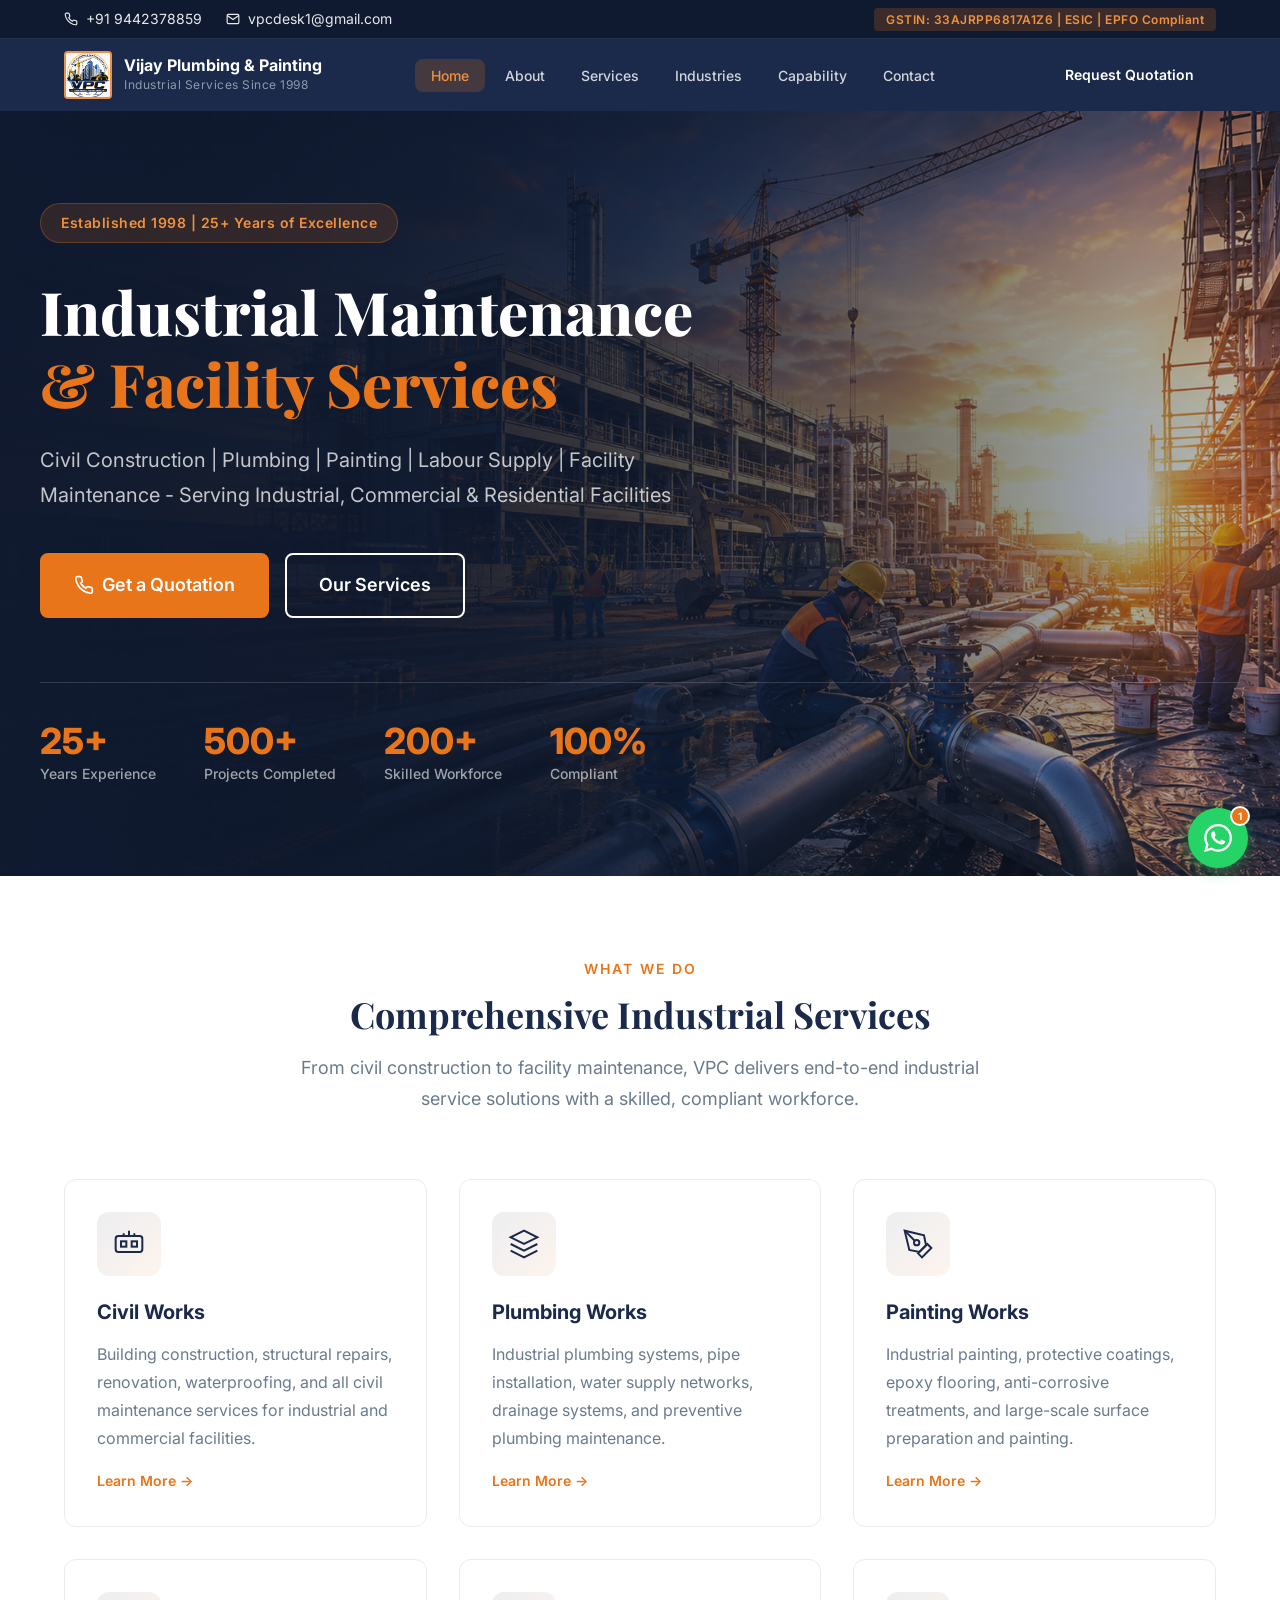
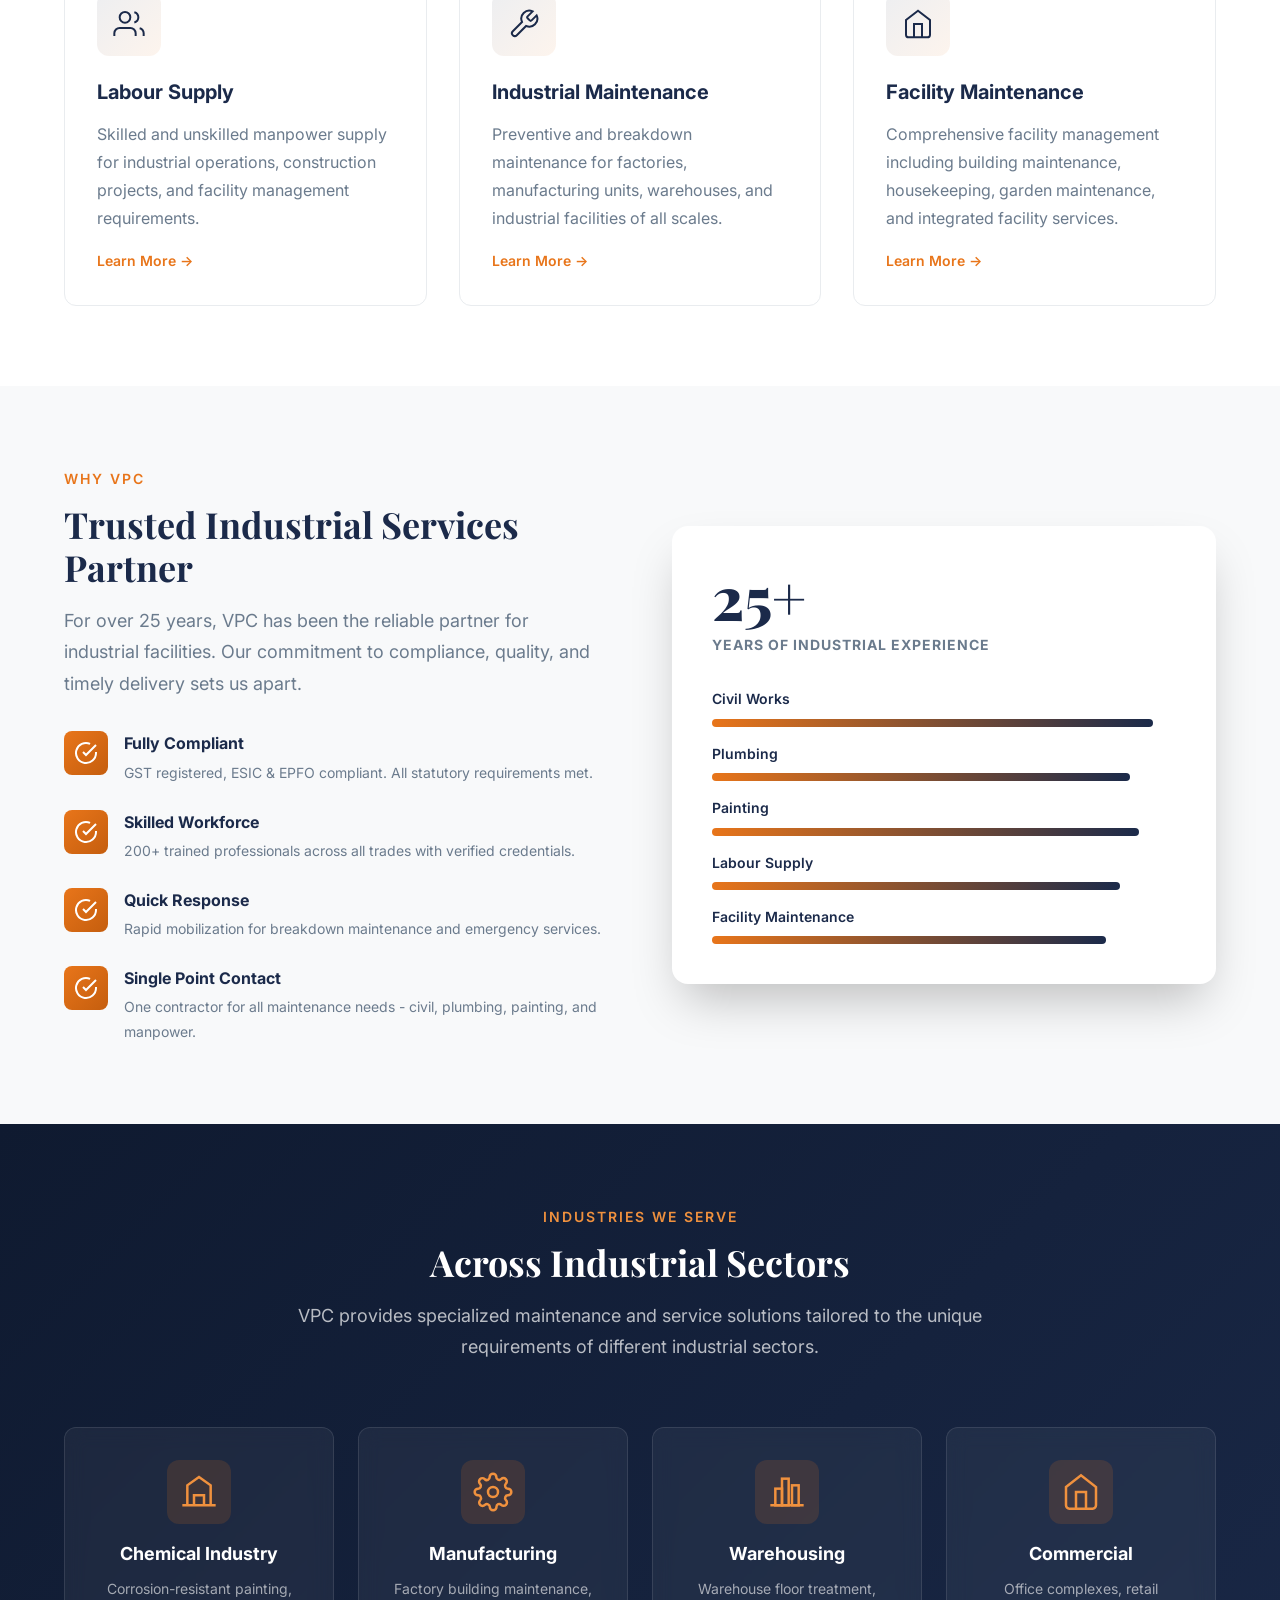
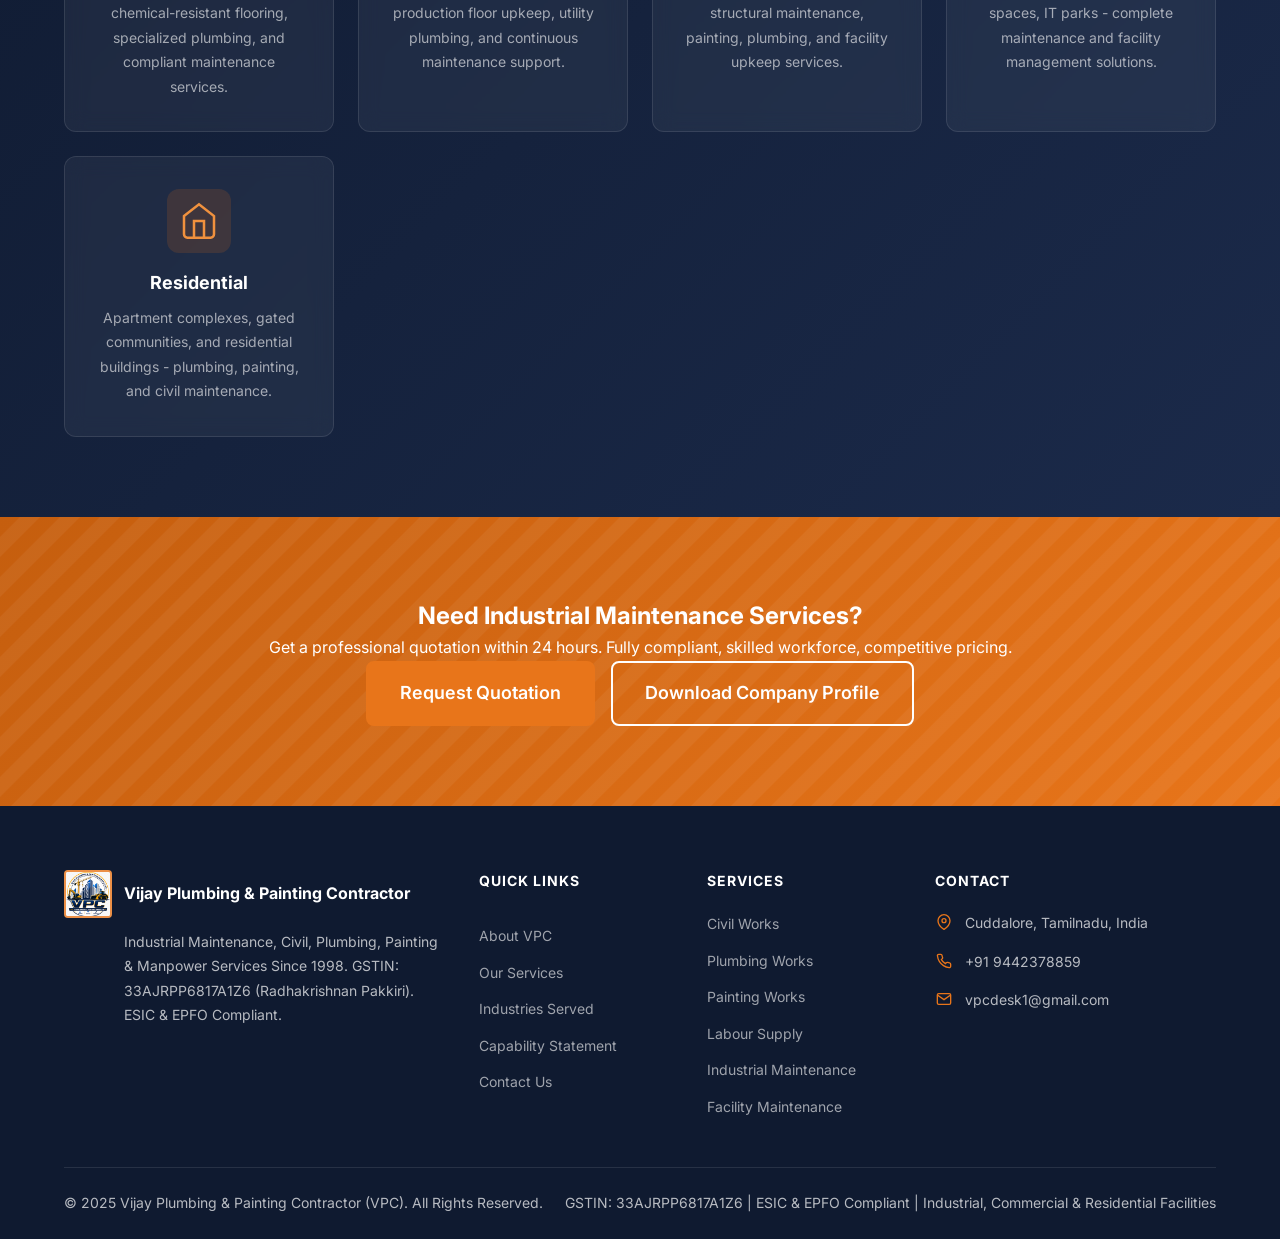
<file: index.html>
<!DOCTYPE html>
<html lang="en">
<head>
    <meta charset="UTF-8">
    <meta name="viewport" content="width=device-width, initial-scale=1.0">
    <meta name="description" content="Vijay Plumbing & Painting Contractor (VPC) - Industrial Maintenance, Civil, Plumbing, Painting & Manpower Services Since 1998. GST, ESIC, EPFO Compliant.">
    <meta name="keywords" content="industrial plumbing, industrial painting, civil works, labour supply, facility maintenance, VPC contractor, industrial maintenance">
    <title>VPC - Vijay Plumbing & Painting Contractor | Industrial Maintenance Services Since 1998</title>
    <meta property="og:title" content="VPC - Vijay Plumbing & Painting Contractor">
    <meta property="og:description" content="Industrial maintenance, civil, plumbing, painting, labour supply, and facility services since 1998.">
    <meta property="og:image" content="assets/hero-industrial.png">
    <meta property="og:type" content="website">
    <meta name="twitter:card" content="summary_large_image">
    <link rel="icon" type="image/png" href="assets/logo-vpc.png">
    <link rel="apple-touch-icon" href="assets/logo-vpc.png">
    <link rel="stylesheet" href="css/variables.css">
    <link rel="stylesheet" href="css/style.css">
    <link rel="stylesheet" href="css/responsive.css">
    <link rel="preconnect" href="https://fonts.googleapis.com">
    <link rel="preconnect" href="https://fonts.gstatic.com" crossorigin>
    <link href="https://fonts.googleapis.com/css2?family=Inter:wght@300;400;500;600;700;800;900&family=Playfair+Display:wght@600;700;800&display=swap" rel="stylesheet">
</head>
<body>
    <!-- Top Bar -->
    <div class="top-bar">
        <div class="container top-bar-inner">
            <div class="top-bar-left">
                <span class="top-bar-item">
                    <svg width="14" height="14" viewBox="0 0 24 24" fill="none" stroke="currentColor" stroke-width="2"><path d="M22 16.92v3a2 2 0 01-2.18 2 19.79 19.79 0 01-8.63-3.07 19.5 19.5 0 01-6-6 19.79 19.79 0 01-3.07-8.67A2 2 0 014.11 2h3a2 2 0 012 1.72c.127.96.361 1.903.7 2.81a2 2 0 01-.45 2.11L8.09 9.91a16 16 0 006 6l1.27-1.27a2 2 0 012.11-.45c.907.339 1.85.573 2.81.7A2 2 0 0122 16.92z"/></svg>
                    <a href="tel:+919442378859" style="color: inherit; text-decoration: none;">+91 9442378859</a>
                </span>
                <span class="top-bar-item">
                    <svg width="14" height="14" viewBox="0 0 24 24" fill="none" stroke="currentColor" stroke-width="2"><path d="M4 4h16c1.1 0 2 .9 2 2v12c0 1.1-.9 2-2 2H4c-1.1 0-2-.9-2-2V6c0-1.1.9-2 2-2z"/><polyline points="22,6 12,13 2,6"/></svg>
                    <a href="mailto:vpcdesk1@gmail.com" style="color: inherit; text-decoration: none;">vpcdesk1@gmail.com</a>
                </span>
            </div>
            <div class="top-bar-right">
                <span class="top-bar-badge">GSTIN: 33AJRPP6817A1Z6 | ESIC | EPFO Compliant</span>
            </div>
        </div>
    </div>

    <!-- Navigation -->
    <nav class="navbar" id="navbar">
        <div class="container nav-inner">
            <a href="index.html" class="nav-logo">
                <div class="logo-icon"><img src="assets/logo-vpc.png" alt="VPC logo" width="48" height="48" decoding="async"></div>
                <div class="logo-text">
                    <span class="logo-name">Vijay Plumbing & Painting</span>
                    <span class="logo-sub">Industrial Services Since 1998</span>
                </div>
            </a>
            <ul class="nav-links" id="navLinks">
                <li><a href="index.html" class="active">Home</a></li>
                <li><a href="about.html">About</a></li>
                <li><a href="services.html">Services</a></li>
                <li><a href="industries.html">Industries</a></li>
                <li><a href="capability.html">Capability</a></li>
                <li><a href="contact.html">Contact</a></li>
            </ul>
            <div class="nav-actions">
                <a href="contact.html" class="btn btn-primary btn-sm">Request Quotation</a>
                <button class="nav-toggle" id="navToggle" aria-label="Toggle navigation">
                    <span></span><span></span><span></span>
                </button>
            </div>
        </div>
    </nav>

    <!-- Hero Section -->
    <section class="hero">
        <div class="hero-bg">
            <div class="hero-pattern"></div>
        </div>
        <div class="container hero-content">
            <div class="hero-badge">Established 1998 | 25+ Years of Excellence</div>
            <h1 class="hero-title">Industrial Maintenance<br><span class="text-accent">& Facility Services</span></h1>
            <p class="hero-subtitle">Civil Construction | Plumbing | Painting | Labour Supply | Facility Maintenance - Serving Industrial, Commercial & Residential Facilities</p>
            <div class="hero-actions">
                <a href="contact.html" class="btn btn-accent btn-lg">
                    <svg width="20" height="20" viewBox="0 0 24 24" fill="none" stroke="currentColor" stroke-width="2"><path d="M22 16.92v3a2 2 0 01-2.18 2 19.79 19.79 0 01-8.63-3.07 19.5 19.5 0 01-6-6 19.79 19.79 0 01-3.07-8.67A2 2 0 014.11 2h3a2 2 0 012 1.72c.127.96.361 1.903.7 2.81a2 2 0 01-.45 2.11L8.09 9.91a16 16 0 006 6l1.27-1.27a2 2 0 012.11-.45c.907.339 1.85.573 2.81.7A2 2 0 0122 16.92z"/></svg>
                    Get a Quotation
                </a>
                <a href="services.html" class="btn btn-outline btn-lg">Our Services</a>
            </div>
            <div class="hero-stats">
                <div class="hero-stat">
                    <span class="hero-stat-number">25+</span>
                    <span class="hero-stat-label">Years Experience</span>
                </div>
                <div class="hero-stat">
                    <span class="hero-stat-number">500+</span>
                    <span class="hero-stat-label">Projects Completed</span>
                </div>
                <div class="hero-stat">
                    <span class="hero-stat-number">200+</span>
                    <span class="hero-stat-label">Skilled Workforce</span>
                </div>
                <div class="hero-stat">
                    <span class="hero-stat-number">100%</span>
                    <span class="hero-stat-label">Compliant</span>
                </div>
            </div>
        </div>
    </section>

    <!-- Services Overview -->
    <section class="section services-overview">
        <div class="container">
            <div class="section-header">
                <span class="section-tag">What We Do</span>
                <h2 class="section-title">Comprehensive Industrial Services</h2>
                <p class="section-desc">From civil construction to facility maintenance, VPC delivers end-to-end industrial service solutions with a skilled, compliant workforce.</p>
            </div>
            <div class="services-grid">
                <div class="service-card">
                    <div class="service-icon">
                        <svg width="32" height="32" viewBox="0 0 24 24" fill="none" stroke="currentColor" stroke-width="1.5"><rect x="2" y="6" width="20" height="12" rx="2"/><path d="M12 6V2M8 6V4M16 6V4"/><rect x="6" y="10" width="4" height="4"/><rect x="14" y="10" width="4" height="4"/></svg>
                    </div>
                    <h3>Civil Works</h3>
                    <p>Building construction, structural repairs, renovation, waterproofing, and all civil maintenance services for industrial and commercial facilities.</p>
                    <a href="services.html#civil" class="service-link">Learn More -></a>
                </div>
                <div class="service-card">
                    <div class="service-icon">
                        <svg width="32" height="32" viewBox="0 0 24 24" fill="none" stroke="currentColor" stroke-width="1.5"><path d="M12 2L2 7l10 5 10-5-10-5z"/><path d="M2 17l10 5 10-5"/><path d="M2 12l10 5 10-5"/></svg>
                    </div>
                    <h3>Plumbing Works</h3>
                    <p>Industrial plumbing systems, pipe installation, water supply networks, drainage systems, and preventive plumbing maintenance.</p>
                    <a href="services.html#plumbing" class="service-link">Learn More -></a>
                </div>
                <div class="service-card">
                    <div class="service-icon">
                        <svg width="32" height="32" viewBox="0 0 24 24" fill="none" stroke="currentColor" stroke-width="1.5"><path d="M12 19l7-7 3 3-7 7-3-3z"/><path d="M18 13l-1.5-7.5L2 2l3.5 14.5L13 18l5-5z"/><path d="M2 2l7.586 7.586"/><circle cx="11" cy="11" r="2"/></svg>
                    </div>
                    <h3>Painting Works</h3>
                    <p>Industrial painting, protective coatings, epoxy flooring, anti-corrosive treatments, and large-scale surface preparation and painting.</p>
                    <a href="services.html#painting" class="service-link">Learn More -></a>
                </div>
                <div class="service-card">
                    <div class="service-icon">
                        <svg width="32" height="32" viewBox="0 0 24 24" fill="none" stroke="currentColor" stroke-width="1.5"><path d="M17 21v-2a4 4 0 00-4-4H5a4 4 0 00-4 4v2"/><circle cx="9" cy="7" r="4"/><path d="M23 21v-2a4 4 0 00-3-3.87"/><path d="M16 3.13a4 4 0 010 7.75"/></svg>
                    </div>
                    <h3>Labour Supply</h3>
                    <p>Skilled and unskilled manpower supply for industrial operations, construction projects, and facility management requirements.</p>
                    <a href="services.html#labour" class="service-link">Learn More -></a>
                </div>
                <div class="service-card">
                    <div class="service-icon">
                        <svg width="32" height="32" viewBox="0 0 24 24" fill="none" stroke="currentColor" stroke-width="1.5"><path d="M14.7 6.3a1 1 0 000 1.4l1.6 1.6a1 1 0 001.4 0l3.77-3.77a6 6 0 01-7.94 7.94l-6.91 6.91a2.12 2.12 0 01-3-3l6.91-6.91a6 6 0 017.94-7.94l-3.76 3.76z"/></svg>
                    </div>
                    <h3>Industrial Maintenance</h3>
                    <p>Preventive and breakdown maintenance for factories, manufacturing units, warehouses, and industrial facilities of all scales.</p>
                    <a href="services.html#industrial" class="service-link">Learn More -></a>
                </div>
                <div class="service-card">
                    <div class="service-icon">
                        <svg width="32" height="32" viewBox="0 0 24 24" fill="none" stroke="currentColor" stroke-width="1.5"><path d="M3 9l9-7 9 7v11a2 2 0 01-2 2H5a2 2 0 01-2-2z"/><polyline points="9 22 9 12 15 12 15 22"/></svg>
                    </div>
                    <h3>Facility Maintenance</h3>
                    <p>Comprehensive facility management including building maintenance, housekeeping, garden maintenance, and integrated facility services.</p>
                    <a href="services.html#facility" class="service-link">Learn More -></a>
                </div>
            </div>
        </div>
    </section>

    <!-- Why Choose VPC -->
    <section class="section why-choose">
        <div class="container">
            <div class="why-choose-grid">
                <div class="why-choose-content">
                    <span class="section-tag">Why VPC</span>
                    <h2 class="section-title">Trusted Industrial Services Partner</h2>
                    <p class="section-desc">For over 25 years, VPC has been the reliable partner for industrial facilities. Our commitment to compliance, quality, and timely delivery sets us apart.</p>
                    <div class="why-features">
                        <div class="why-feature">
                            <div class="why-feature-icon">
                                <svg width="24" height="24" viewBox="0 0 24 24" fill="none" stroke="currentColor" stroke-width="2"><path d="M22 11.08V12a10 10 0 11-5.93-9.14"/><polyline points="22 4 12 14.01 9 11.01"/></svg>
                            </div>
                            <div>
                                <h4>Fully Compliant</h4>
                                <p>GST registered, ESIC & EPFO compliant. All statutory requirements met.</p>
                            </div>
                        </div>
                        <div class="why-feature">
                            <div class="why-feature-icon">
                                <svg width="24" height="24" viewBox="0 0 24 24" fill="none" stroke="currentColor" stroke-width="2"><path d="M22 11.08V12a10 10 0 11-5.93-9.14"/><polyline points="22 4 12 14.01 9 11.01"/></svg>
                            </div>
                            <div>
                                <h4>Skilled Workforce</h4>
                                <p>200+ trained professionals across all trades with verified credentials.</p>
                            </div>
                        </div>
                        <div class="why-feature">
                            <div class="why-feature-icon">
                                <svg width="24" height="24" viewBox="0 0 24 24" fill="none" stroke="currentColor" stroke-width="2"><path d="M22 11.08V12a10 10 0 11-5.93-9.14"/><polyline points="22 4 12 14.01 9 11.01"/></svg>
                            </div>
                            <div>
                                <h4>Quick Response</h4>
                                <p>Rapid mobilization for breakdown maintenance and emergency services.</p>
                            </div>
                        </div>
                        <div class="why-feature">
                            <div class="why-feature-icon">
                                <svg width="24" height="24" viewBox="0 0 24 24" fill="none" stroke="currentColor" stroke-width="2"><path d="M22 11.08V12a10 10 0 11-5.93-9.14"/><polyline points="22 4 12 14.01 9 11.01"/></svg>
                            </div>
                            <div>
                                <h4>Single Point Contact</h4>
                                <p>One contractor for all maintenance needs - civil, plumbing, painting, and manpower.</p>
                            </div>
                        </div>
                    </div>
                </div>
                <div class="why-choose-visual">
                    <div class="why-visual-card">
                        <div class="visual-number">25+</div>
                        <div class="visual-label">Years of Industrial Experience</div>
                        <div class="visual-details">
                            <div class="visual-detail"><span>Civil Works</span><div class="detail-bar" style="width:95%"></div></div>
                            <div class="visual-detail"><span>Plumbing</span><div class="detail-bar" style="width:90%"></div></div>
                            <div class="visual-detail"><span>Painting</span><div class="detail-bar" style="width:92%"></div></div>
                            <div class="visual-detail"><span>Labour Supply</span><div class="detail-bar" style="width:88%"></div></div>
                            <div class="visual-detail"><span>Facility Maintenance</span><div class="detail-bar" style="width:85%"></div></div>
                        </div>
                    </div>
                </div>
            </div>
        </div>
    </section>

    <!-- Industries Served -->
    <section class="section industries-section">
        <div class="container">
            <div class="section-header">
                <span class="section-tag">Industries We Serve</span>
                <h2 class="section-title">Across Industrial Sectors</h2>
                <p class="section-desc">VPC provides specialized maintenance and service solutions tailored to the unique requirements of different industrial sectors.</p>
            </div>
            <div class="industries-grid">
                <div class="industry-card">
                    <div class="industry-icon">
                        <svg width="40" height="40" viewBox="0 0 24 24" fill="none" stroke="currentColor" stroke-width="1.5"><path d="M2 20h20"/><path d="M5 20V8l7-5 7 5v12"/><path d="M9 20v-6h6v6"/></svg>
                    </div>
                    <h3>Chemical Industry</h3>
                    <p>Corrosion-resistant painting, chemical-resistant flooring, specialized plumbing, and compliant maintenance services.</p>
                </div>
                <div class="industry-card">
                    <div class="industry-icon">
                        <svg width="40" height="40" viewBox="0 0 24 24" fill="none" stroke="currentColor" stroke-width="1.5"><circle cx="12" cy="12" r="3"/><path d="M19.4 15a1.65 1.65 0 00.33 1.82l.06.06a2 2 0 010 2.83 2 2 0 01-2.83 0l-.06-.06a1.65 1.65 0 00-1.82-.33 1.65 1.65 0 00-1 1.51V21a2 2 0 01-4 0v-.09A1.65 1.65 0 009 19.4a1.65 1.65 0 00-1.82.33l-.06.06a2 2 0 01-2.83-2.83l.06-.06A1.65 1.65 0 004.68 15a1.65 1.65 0 00-1.51-1H3a2 2 0 010-4h.09A1.65 1.65 0 004.6 9a1.65 1.65 0 00-.33-1.82l-.06-.06a2 2 0 012.83-2.83l.06.06A1.65 1.65 0 009 4.68a1.65 1.65 0 001-1.51V3a2 2 0 014 0v.09a1.65 1.65 0 001 1.51 1.65 1.65 0 001.82-.33l.06-.06a2 2 0 012.83 2.83l-.06.06A1.65 1.65 0 0019.4 9a1.65 1.65 0 001.51 1H21a2 2 0 010 4h-.09a1.65 1.65 0 00-1.51 1z"/></svg>
                    </div>
                    <h3>Manufacturing</h3>
                    <p>Factory building maintenance, production floor upkeep, utility plumbing, and continuous maintenance support.</p>
                </div>
                <div class="industry-card">
                    <div class="industry-icon">
                        <svg width="40" height="40" viewBox="0 0 24 24" fill="none" stroke="currentColor" stroke-width="1.5"><path d="M2 20h20"/><rect x="5" y="10" width="4" height="10"/><rect x="9" y="4" width="4" height="16"/><rect x="15" y="8" width="4" height="12"/></svg>
                    </div>
                    <h3>Warehousing</h3>
                    <p>Warehouse floor treatment, structural maintenance, painting, plumbing, and facility upkeep services.</p>
                </div>
                <div class="industry-card">
                    <div class="industry-icon">
                        <svg width="40" height="40" viewBox="0 0 24 24" fill="none" stroke="currentColor" stroke-width="1.5"><path d="M3 9l9-7 9 7v11a2 2 0 01-2 2H5a2 2 0 01-2-2z"/><polyline points="9 22 9 12 15 12 15 22"/></svg>
                    </div>
                    <h3>Commercial</h3>
                    <p>Office complexes, retail spaces, IT parks - complete maintenance and facility management solutions.</p>
                </div>
                <div class="industry-card">
                    <div class="industry-icon">
                        <svg width="40" height="40" viewBox="0 0 24 24" fill="none" stroke="currentColor" stroke-width="1.5"><path d="M3 9l9-7 9 7v11a2 2 0 01-2 2H5a2 2 0 01-2-2z"/><polyline points="9 22 9 12 15 12 15 22"/></svg>
                    </div>
                    <h3>Residential</h3>
                    <p>Apartment complexes, gated communities, and residential buildings - plumbing, painting, and civil maintenance.</p>
                </div>
            </div>
        </div>
    </section>

    <!-- CTA Section -->
    <section class="section cta-section">
        <div class="container">
            <div class="cta-content">
                <h2>Need Industrial Maintenance Services?</h2>
                <p>Get a professional quotation within 24 hours. Fully compliant, skilled workforce, competitive pricing.</p>
                <div class="cta-actions">
                    <a href="contact.html" class="btn btn-accent btn-lg">Request Quotation</a>
                    <a href="company-profile.html" class="btn btn-outline-white btn-lg">Download Company Profile</a>
                </div>
            </div>
        </div>
    </section>

    <!-- Footer -->
    <footer class="footer">
        <div class="container">
            <div class="footer-grid">
                <div class="footer-about">
                    <div class="footer-logo">
                        <div class="logo-icon"><img src="assets/logo-vpc.png" alt="VPC logo" width="48" height="48" loading="lazy" decoding="async"></div>
                        <span>Vijay Plumbing & Painting Contractor</span>
                    </div>
                    <p>Industrial Maintenance, Civil, Plumbing, Painting & Manpower Services Since 1998. GSTIN: 33AJRPP6817A1Z6 (Radhakrishnan Pakkiri). ESIC & EPFO Compliant.</p>
                </div>
                <div class="footer-links">
                    <h4>Quick Links</h4>
                    <ul>
                        <li><a href="about.html">About VPC</a></li>
                        <li><a href="services.html">Our Services</a></li>
                        <li><a href="industries.html">Industries Served</a></li>
                        <li><a href="capability.html">Capability Statement</a></li>
                        <li><a href="contact.html">Contact Us</a></li>
                    </ul>
                </div>
                <div class="footer-services">
                    <h4>Services</h4>
                    <ul>
                        <li><a href="services.html#civil">Civil Works</a></li>
                        <li><a href="services.html#plumbing">Plumbing Works</a></li>
                        <li><a href="services.html#painting">Painting Works</a></li>
                        <li><a href="services.html#labour">Labour Supply</a></li>
                        <li><a href="services.html#industrial">Industrial Maintenance</a></li>
                        <li><a href="services.html#facility">Facility Maintenance</a></li>
                    </ul>
                </div>
                <div class="footer-contact">
                    <h4>Contact</h4>
                    <div class="footer-contact-item">
                        <svg width="16" height="16" viewBox="0 0 24 24" fill="none" stroke="currentColor" stroke-width="2"><path d="M21 10c0 7-9 13-9 13s-9-6-9-13a9 9 0 0118 0z"/><circle cx="12" cy="10" r="3"/></svg>
                        <span>Cuddalore, Tamilnadu, India</span>
                    </div>
                    <div class="footer-contact-item">
                        <svg width="16" height="16" viewBox="0 0 24 24" fill="none" stroke="currentColor" stroke-width="2"><path d="M22 16.92v3a2 2 0 01-2.18 2 19.79 19.79 0 01-8.63-3.07 19.5 19.5 0 01-6-6 19.79 19.79 0 01-3.07-8.67A2 2 0 014.11 2h3a2 2 0 012 1.72c.127.96.361 1.903.7 2.81a2 2 0 01-.45 2.11L8.09 9.91a16 16 0 006 6l1.27-1.27a2 2 0 012.11-.45c.907.339 1.85.573 2.81.7A2 2 0 0122 16.92z"/></svg>
                        <span><a href="tel:+919442378859" style="color: inherit; text-decoration: none;">+91 9442378859</a></span>
                    </div>
                    <div class="footer-contact-item">
                        <svg width="16" height="16" viewBox="0 0 24 24" fill="none" stroke="currentColor" stroke-width="2"><path d="M4 4h16c1.1 0 2 .9 2 2v12c0 1.1-.9 2-2 2H4c-1.1 0-2-.9-2-2V6c0-1.1.9-2 2-2z"/><polyline points="22,6 12,13 2,6"/></svg>
                        <span><a href="mailto:vpcdesk1@gmail.com" style="color: inherit; text-decoration: none;">vpcdesk1@gmail.com</a></span>
                    </div>
                </div>
            </div>
            <div class="footer-bottom">
                <p>&copy; 2025 Vijay Plumbing & Painting Contractor (VPC). All Rights Reserved.</p>
                <p>GSTIN: 33AJRPP6817A1Z6 | ESIC & EPFO Compliant | Industrial, Commercial & Residential Facilities</p>
            </div>
        </div>
    </footer>

    <!-- WhatsApp Bot -->
    <div class="whatsapp-bot" data-whatsapp-number="919442378859">
        <button class="whatsapp-float" id="whatsappBotToggle" type="button" aria-label="Open WhatsApp enquiry bot" aria-expanded="false">
            <svg class="whatsapp-icon-svg" width="28" height="28" viewBox="0 0 24 24" fill="white"><path d="M17.472 14.382c-.297-.149-1.758-.867-2.03-.967-.273-.099-.471-.148-.67.15-.197.297-.767.966-.94 1.164-.173.199-.347.223-.644.075-.297-.15-1.255-.463-2.39-1.475-.883-.788-1.48-1.761-1.653-2.059-.173-.297-.018-.458.13-.606.134-.133.298-.347.446-.52.149-.174.198-.298.298-.497.099-.198.05-.371-.025-.52-.075-.149-.669-1.612-.916-2.207-.242-.579-.487-.5-.669-.51-.173-.008-.371-.01-.57-.01-.198 0-.52.074-.792.372-.272.297-1.04 1.016-1.04 2.479 0 1.462 1.065 2.875 1.213 3.074.149.198 2.096 3.2 5.077 4.487.709.306 1.262.489 1.694.625.712.227 1.36.195 1.871.118.571-.085 1.758-.719 2.006-1.413.248-.694.248-1.289.173-1.413-.074-.124-.272-.198-.57-.347m-5.421 7.403h-.004a9.87 9.87 0 01-5.031-1.378l-.361-.214-3.741.982.998-3.648-.235-.374a9.86 9.86 0 01-1.51-5.26c.001-5.45 4.436-9.884 9.888-9.884 2.64 0 5.122 1.03 6.988 2.898a9.825 9.825 0 012.893 6.994c-.003 5.45-4.437 9.884-9.885 9.884m8.413-18.297A11.815 11.815 0 0012.05 0C5.495 0 .16 5.335.157 11.892c0 2.096.547 4.142 1.588 5.945L.057 24l6.305-1.654a11.882 11.882 0 005.683 1.448h.005c6.554 0 11.89-5.335 11.893-11.893a11.821 11.821 0 00-3.48-8.413z"/></svg>
            <span class="whatsapp-badge">1</span>
        </button>
        <div class="whatsapp-panel" id="whatsappBotPanel" aria-hidden="true">
            <!-- Header (Agent Profile & Status) -->
            <div class="whatsapp-panel-header">
                <div class="whatsapp-panel-avatar">
                    <img src="assets/logo-vpc.png" alt="VPC Team Logo" width="40" height="40">
                    <span class="whatsapp-avatar-status"></span>
                </div>
                <div class="whatsapp-panel-meta">
                    <h4>Vijay Plumbing & Painting</h4>
                    <span class="whatsapp-meta-status">Online • Typically replies in 5 mins</span>
                </div>
                <button class="whatsapp-panel-close" id="whatsappBotClose" type="button" aria-label="Close WhatsApp bot">
                    <svg width="14" height="14" viewBox="0 0 24 24" fill="none" stroke="currentColor" stroke-width="2.5"><line x1="18" y1="6" x2="6" y2="18"></line><line x1="6" y1="6" x2="18" y2="18"></line></svg>
                </button>
            </div>
            
            <!-- Chat Feed Area -->
            <div class="whatsapp-panel-chat-area">
                <div class="whatsapp-chat-bubble whatsapp-chat-incoming">
                    <div class="whatsapp-bubble-sender">VPC Support</div>
                    <div class="whatsapp-bubble-text">Hello! Welcome to VPC. How can we help you with civil, plumbing, painting, or maintenance work today?</div>
                    <div class="whatsapp-bubble-time">Just now</div>
                </div>
            </div>

            <!-- Quick Replies Header & Choices -->
            <div class="whatsapp-quick-replies-label">Quick Enquiries</div>
            <div class="whatsapp-quick-replies" id="whatsappQuickReplies">
                <button type="button" data-message="Hi VPC, I need a quotation for civil construction work.">👷 Civil Quotation</button>
                <button type="button" data-message="Hi VPC, I need plumbing maintenance support for my facility.">🔧 Plumbing Support</button>
                <button type="button" data-message="Hi VPC, I need painting or facility maintenance services.">🎨 Painting & Facility</button>
            </div>

            <!-- Custom Message Box & Trigger Button -->
            <div class="whatsapp-panel-input-area">
                <div class="whatsapp-input-container">
                    <textarea id="whatsappMessage" placeholder="Type your request..." aria-label="Type your request"></textarea>
                    <button class="whatsapp-submit-btn" id="whatsappSubmitBtn" type="button" aria-label="Send message">
                        <svg width="16" height="16" viewBox="0 0 24 24" fill="none" stroke="currentColor" stroke-width="2.5"><line x1="22" y1="2" x2="11" y2="13"></line><polygon points="22 2 15 22 11 13 2 9 22 2"></polygon></svg>
                    </button>
                </div>
                <a class="btn btn-accent btn-lg whatsapp-send" id="whatsappSend" href="https://wa.me/919442378859" target="_blank" rel="noopener" style="display: none;">
                    <svg width="18" height="18" viewBox="0 0 24 24" fill="none" stroke="currentColor" stroke-width="2" style="margin-right:8px;"><path d="M22 2L11 13M22 2l-7 20-4-9-9-4 20-7z"/></svg>
                    Continue to WhatsApp
                </a>
            </div>
        </div>
    </div>

    <script src="js/main.js"></script>
</body>
</html>
</file>
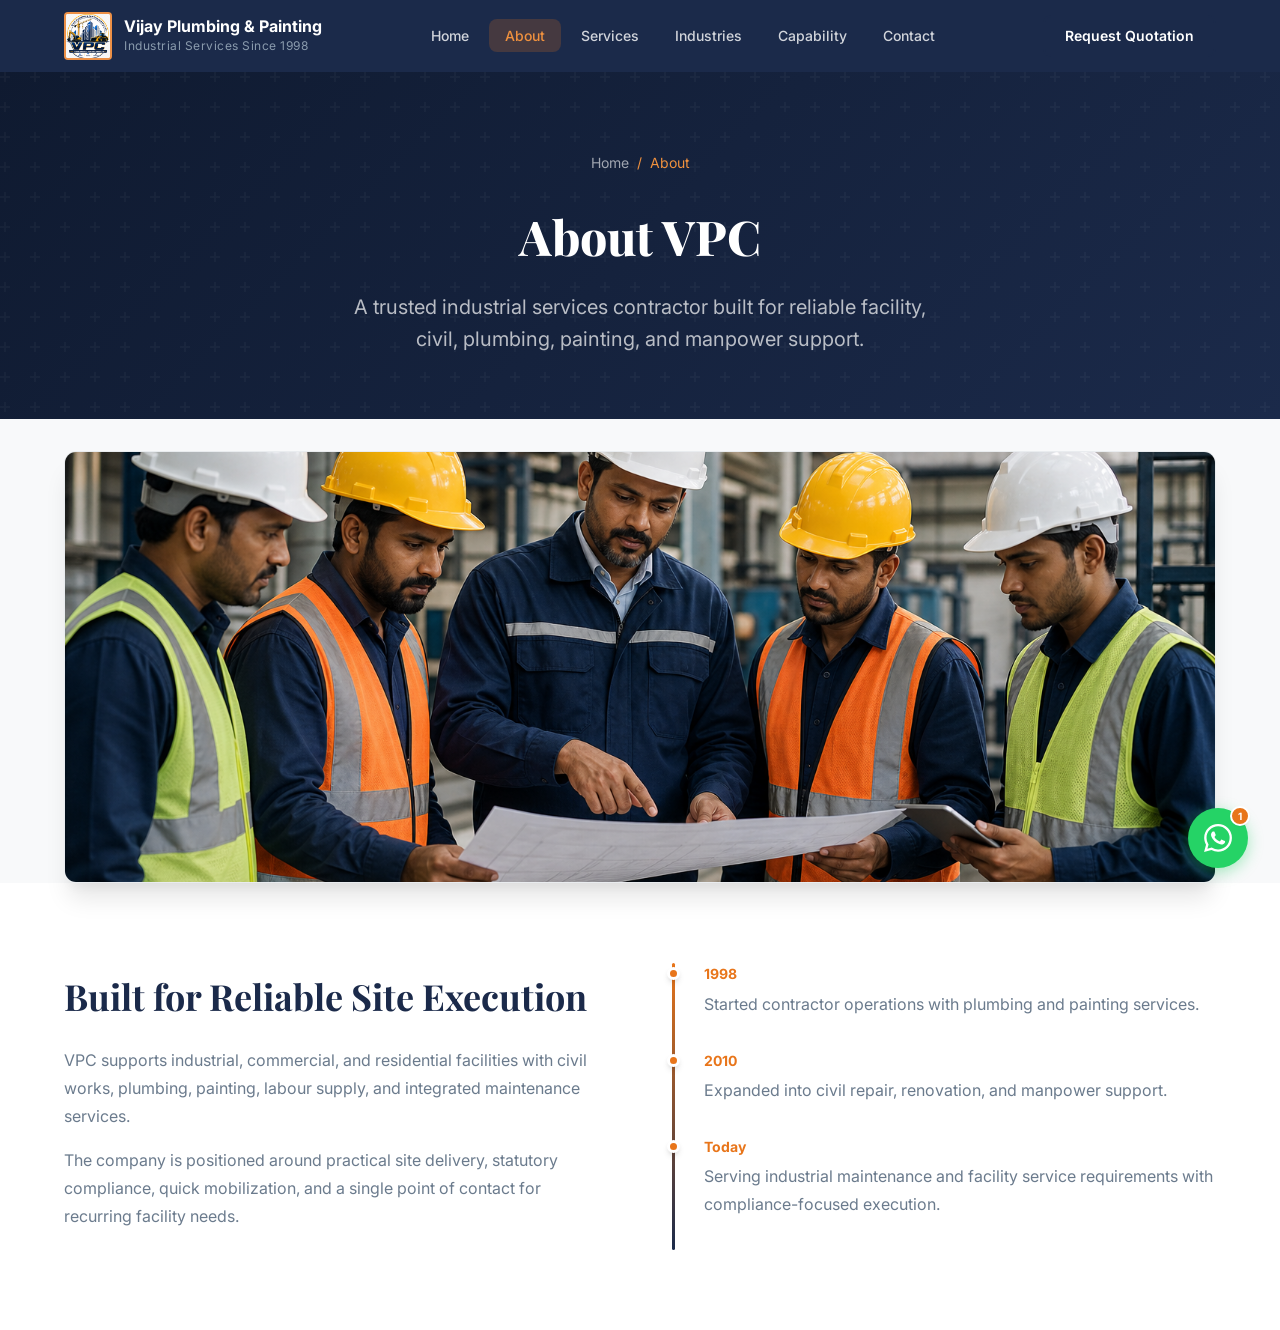
<file: about.html>
<!DOCTYPE html>
<html lang="en">
<head>
    <meta charset="UTF-8">
    <meta name="viewport" content="width=device-width, initial-scale=1.0">
    <title>About VPC | Vijay Plumbing & Painting Contractor</title>
    <meta name="description" content="Learn about VPC, an industrial contractor built for reliable civil, plumbing, painting, labour supply, and facility maintenance work.">
    <meta property="og:title" content="About VPC">
    <meta property="og:description" content="A trusted industrial services contractor built for reliable site execution since 1998.">
    <meta property="og:image" content="assets/about-team.png">
    <meta property="og:type" content="website">
    <meta name="twitter:card" content="summary_large_image">
    <link rel="icon" type="image/png" href="assets/logo-vpc.png">
    <link rel="apple-touch-icon" href="assets/logo-vpc.png">
    <link rel="stylesheet" href="css/variables.css">
    <link rel="stylesheet" href="css/style.css">
    <link rel="stylesheet" href="css/responsive.css">
    <link rel="preconnect" href="https://fonts.googleapis.com">
    <link rel="preconnect" href="https://fonts.gstatic.com" crossorigin>
    <link href="https://fonts.googleapis.com/css2?family=Inter:wght@300;400;500;600;700;800;900&family=Playfair+Display:wght@600;700;800&display=swap" rel="stylesheet">
</head>
<body>
    <nav class="navbar" id="navbar">
        <div class="container nav-inner">
            <a href="index.html" class="nav-logo">
                <div class="logo-icon"><img src="assets/logo-vpc.png" alt="VPC logo" width="48" height="48" decoding="async"></div>
                <div class="logo-text">
                    <span class="logo-name">Vijay Plumbing & Painting</span>
                    <span class="logo-sub">Industrial Services Since 1998</span>
                </div>
            </a>
            <ul class="nav-links" id="navLinks">
                <li><a href="index.html">Home</a></li>
                <li><a href="about.html" class="active">About</a></li>
                <li><a href="services.html">Services</a></li>
                <li><a href="industries.html">Industries</a></li>
                <li><a href="capability.html">Capability</a></li>
                <li><a href="contact.html">Contact</a></li>
            </ul>
            <div class="nav-actions">
                <a href="contact.html" class="btn btn-primary btn-sm">Request Quotation</a>
                <button class="nav-toggle" id="navToggle" aria-label="Toggle navigation"><span></span><span></span><span></span></button>
            </div>
        </div>
    </nav>

    <header class="page-header">
        <div class="container page-header-content">
            <div class="breadcrumb"><a href="index.html">Home</a><span class="breadcrumb-sep">/</span><span>About</span></div>
            <h1>About VPC</h1>
            <p>A trusted industrial services contractor built for reliable facility, civil, plumbing, painting, and manpower support.</p>
        </div>
    </header>
    <section class="page-visual">
        <div class="container">
            <img src="assets/about-team.png" alt="VPC industrial contractor team reviewing site plans" loading="eager" decoding="async">
        </div>
    </section>

    <main>
        <section class="section">
            <div class="container about-story">
                <div class="about-story-content">
                    <h2>Built for Reliable Site Execution</h2>
                    <p>VPC supports industrial, commercial, and residential facilities with civil works, plumbing, painting, labour supply, and integrated maintenance services.</p>
                    <p>The company is positioned around practical site delivery, statutory compliance, quick mobilization, and a single point of contact for recurring facility needs.</p>
                </div>
                <div class="about-timeline">
                    <div class="timeline-item"><div class="timeline-year">1998</div><div class="timeline-text">Started contractor operations with plumbing and painting services.</div></div>
                    <div class="timeline-item"><div class="timeline-year">2010</div><div class="timeline-text">Expanded into civil repair, renovation, and manpower support.</div></div>
                    <div class="timeline-item"><div class="timeline-year">Today</div><div class="timeline-text">Serving industrial maintenance and facility service requirements with compliance-focused execution.</div></div>
                </div>
            </div>
        </section>
    </main>

    <!-- WhatsApp Bot -->
    <div class="whatsapp-bot" data-whatsapp-number="919442378859">
        <button class="whatsapp-float" id="whatsappBotToggle" type="button" aria-label="Open WhatsApp enquiry bot" aria-expanded="false">
            <svg class="whatsapp-icon-svg" width="28" height="28" viewBox="0 0 24 24" fill="white"><path d="M17.472 14.382c-.297-.149-1.758-.867-2.03-.967-.273-.099-.471-.148-.67.15-.197.297-.767.966-.94 1.164-.173.199-.347.223-.644.075-.297-.15-1.255-.463-2.39-1.475-.883-.788-1.48-1.761-1.653-2.059-.173-.297-.018-.458.13-.606.134-.133.298-.347.446-.52.149-.174.198-.298.298-.497.099-.198.05-.371-.025-.52-.075-.149-.669-1.612-.916-2.207-.242-.579-.487-.5-.669-.51-.173-.008-.371-.01-.57-.01-.198 0-.52.074-.792.372-.272.297-1.04 1.016-1.04 2.479 0 1.462 1.065 2.875 1.213 3.074.149.198 2.096 3.2 5.077 4.487.709.306 1.262.489 1.694.625.712.227 1.36.195 1.871.118.571-.085 1.758-.719 2.006-1.413.248-.694.248-1.289.173-1.413-.074-.124-.272-.198-.57-.347m-5.421 7.403h-.004a9.87 9.87 0 01-5.031-1.378l-.361-.214-3.741.982.998-3.648-.235-.374a9.86 9.86 0 01-1.51-5.26c.001-5.45 4.436-9.884 9.888-9.884 2.64 0 5.122 1.03 6.988 2.898a9.825 9.825 0 012.893 6.994c-.003 5.45-4.437 9.884-9.885 9.884m8.413-18.297A11.815 11.815 0 0012.05 0C5.495 0 .16 5.335.157 11.892c0 2.096.547 4.142 1.588 5.945L.057 24l6.305-1.654a11.882 11.882 0 005.683 1.448h.005c6.554 0 11.89-5.335 11.893-11.893a11.821 11.821 0 00-3.48-8.413z"/></svg>
            <span class="whatsapp-badge">1</span>
        </button>
        <div class="whatsapp-panel" id="whatsappBotPanel" aria-hidden="true">
            <!-- Header (Agent Profile & Status) -->
            <div class="whatsapp-panel-header">
                <div class="whatsapp-panel-avatar">
                    <img src="assets/logo-vpc.png" alt="VPC Team Logo" width="40" height="40">
                    <span class="whatsapp-avatar-status"></span>
                </div>
                <div class="whatsapp-panel-meta">
                    <h4>Vijay Plumbing & Painting</h4>
                    <span class="whatsapp-meta-status">Online • Typically replies in 5 mins</span>
                </div>
                <button class="whatsapp-panel-close" id="whatsappBotClose" type="button" aria-label="Close WhatsApp bot">
                    <svg width="14" height="14" viewBox="0 0 24 24" fill="none" stroke="currentColor" stroke-width="2.5"><line x1="18" y1="6" x2="6" y2="18"></line><line x1="6" y1="6" x2="18" y2="18"></line></svg>
                </button>
            </div>
            
            <!-- Chat Feed Area -->
            <div class="whatsapp-panel-chat-area">
                <div class="whatsapp-chat-bubble whatsapp-chat-incoming">
                    <div class="whatsapp-bubble-sender">VPC Support</div>
                    <div class="whatsapp-bubble-text">Hello! Welcome to VPC. How can we help you with civil, plumbing, painting, or maintenance work today?</div>
                    <div class="whatsapp-bubble-time">Just now</div>
                </div>
            </div>

            <!-- Quick Replies Header & Choices -->
            <div class="whatsapp-quick-replies-label">Quick Enquiries</div>
            <div class="whatsapp-quick-replies" id="whatsappQuickReplies">
                <button type="button" data-message="Hi VPC, I need a quotation for civil construction work.">👷 Civil Quotation</button>
                <button type="button" data-message="Hi VPC, I need plumbing maintenance support for my facility.">🔧 Plumbing Support</button>
                <button type="button" data-message="Hi VPC, I need painting or facility maintenance services.">🎨 Painting & Facility</button>
            </div>

            <!-- Custom Message Box & Trigger Button -->
            <div class="whatsapp-panel-input-area">
                <div class="whatsapp-input-container">
                    <textarea id="whatsappMessage" placeholder="Type your request..." aria-label="Type your request"></textarea>
                    <button class="whatsapp-submit-btn" id="whatsappSubmitBtn" type="button" aria-label="Send message">
                        <svg width="16" height="16" viewBox="0 0 24 24" fill="none" stroke="currentColor" stroke-width="2.5"><line x1="22" y1="2" x2="11" y2="13"></line><polygon points="22 2 15 22 11 13 2 9 22 2"></polygon></svg>
                    </button>
                </div>
                <a class="btn btn-accent btn-lg whatsapp-send" id="whatsappSend" href="https://wa.me/919442378859" target="_blank" rel="noopener" style="display: none;">
                    <svg width="18" height="18" viewBox="0 0 24 24" fill="none" stroke="currentColor" stroke-width="2" style="margin-right:8px;"><path d="M22 2L11 13M22 2l-7 20-4-9-9-4 20-7z"/></svg>
                    Continue to WhatsApp
                </a>
            </div>
        </div>
    </div>

    <script src="js/main.js"></script>
</body>
</html>
</file>
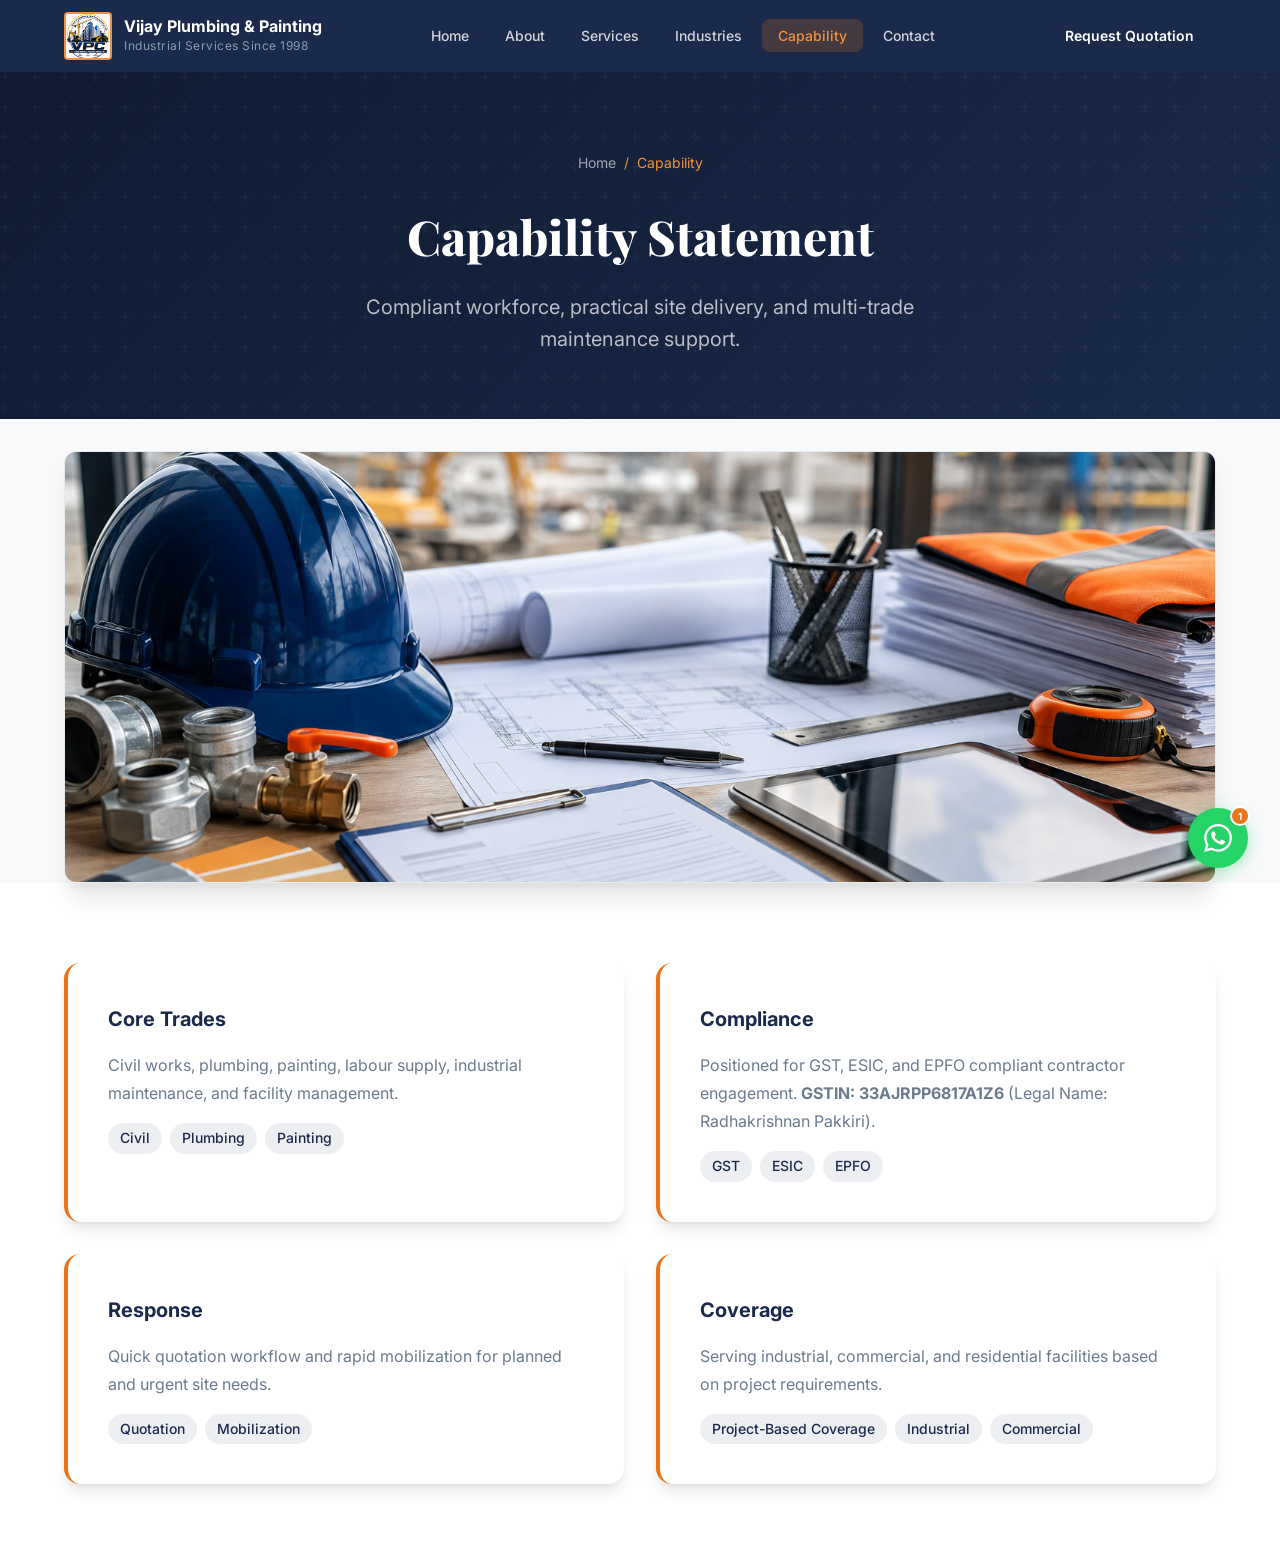
<file: capability.html>
<!DOCTYPE html>
<html lang="en">
<head>
    <meta charset="UTF-8">
    <meta name="viewport" content="width=device-width, initial-scale=1.0">
    <title>Capability Statement | VPC</title>
    <meta name="description" content="VPC capability statement covering compliance, core trades, response, and service coverage.">
    <meta property="og:title" content="VPC Capability Statement">
    <meta property="og:description" content="Compliant workforce, practical site delivery, and multi-trade maintenance support.">
    <meta property="og:image" content="assets/capability-documents.png">
    <meta property="og:type" content="website">
    <meta name="twitter:card" content="summary_large_image">
    <link rel="icon" type="image/png" href="assets/logo-vpc.png">
    <link rel="apple-touch-icon" href="assets/logo-vpc.png">
    <link rel="stylesheet" href="css/variables.css">
    <link rel="stylesheet" href="css/style.css">
    <link rel="stylesheet" href="css/responsive.css">
    <link rel="preconnect" href="https://fonts.googleapis.com">
    <link rel="preconnect" href="https://fonts.gstatic.com" crossorigin>
    <link href="https://fonts.googleapis.com/css2?family=Inter:wght@300;400;500;600;700;800;900&family=Playfair+Display:wght@600;700;800&display=swap" rel="stylesheet">
</head>
<body>
    <nav class="navbar" id="navbar"><div class="container nav-inner"><a href="index.html" class="nav-logo"><div class="logo-icon"><img src="assets/logo-vpc.png" alt="VPC logo" width="48" height="48" decoding="async"></div><div class="logo-text"><span class="logo-name">Vijay Plumbing & Painting</span><span class="logo-sub">Industrial Services Since 1998</span></div></a><ul class="nav-links" id="navLinks"><li><a href="index.html">Home</a></li><li><a href="about.html">About</a></li><li><a href="services.html">Services</a></li><li><a href="industries.html">Industries</a></li><li><a href="capability.html" class="active">Capability</a></li><li><a href="contact.html">Contact</a></li></ul><div class="nav-actions"><a href="contact.html" class="btn btn-primary btn-sm">Request Quotation</a><button class="nav-toggle" id="navToggle" aria-label="Toggle navigation"><span></span><span></span><span></span></button></div></div></nav>
    <header class="page-header"><div class="container page-header-content"><div class="breadcrumb"><a href="index.html">Home</a><span class="breadcrumb-sep">/</span><span>Capability</span></div><h1>Capability Statement</h1><p>Compliant workforce, practical site delivery, and multi-trade maintenance support.</p></div></header>
    <section class="page-visual"><div class="container"><img src="assets/capability-documents.png" alt="Contractor capability documents, safety helmet, tools, and site plans" loading="eager" decoding="async"></div></section>
    <main><section class="section"><div class="container capability-grid">
        <div class="capability-card"><h3>Core Trades</h3><p>Civil works, plumbing, painting, labour supply, industrial maintenance, and facility management.</p><div class="capability-list"><span class="capability-tag">Civil</span><span class="capability-tag">Plumbing</span><span class="capability-tag">Painting</span></div></div>
        <div class="capability-card"><h3>Compliance</h3><p>Positioned for GST, ESIC, and EPFO compliant contractor engagement. <strong>GSTIN: 33AJRPP6817A1Z6</strong> (Legal Name: Radhakrishnan Pakkiri).</p><div class="capability-list"><span class="capability-tag">GST</span><span class="capability-tag">ESIC</span><span class="capability-tag">EPFO</span></div></div>
        <div class="capability-card"><h3>Response</h3><p>Quick quotation workflow and rapid mobilization for planned and urgent site needs.</p><div class="capability-list"><span class="capability-tag">Quotation</span><span class="capability-tag">Mobilization</span></div></div>
        <div class="capability-card"><h3>Coverage</h3><p>Serving industrial, commercial, and residential facilities based on project requirements.</p><div class="capability-list"><span class="capability-tag">Project-Based Coverage</span><span class="capability-tag">Industrial</span><span class="capability-tag">Commercial</span></div></div>
    </div></section></main>
    <!-- WhatsApp Bot -->
    <div class="whatsapp-bot" data-whatsapp-number="919442378859">
        <button class="whatsapp-float" id="whatsappBotToggle" type="button" aria-label="Open WhatsApp enquiry bot" aria-expanded="false">
            <svg class="whatsapp-icon-svg" width="28" height="28" viewBox="0 0 24 24" fill="white"><path d="M17.472 14.382c-.297-.149-1.758-.867-2.03-.967-.273-.099-.471-.148-.67.15-.197.297-.767.966-.94 1.164-.173.199-.347.223-.644.075-.297-.15-1.255-.463-2.39-1.475-.883-.788-1.48-1.761-1.653-2.059-.173-.297-.018-.458.13-.606.134-.133.298-.347.446-.52.149-.174.198-.298.298-.497.099-.198.05-.371-.025-.52-.075-.149-.669-1.612-.916-2.207-.242-.579-.487-.5-.669-.51-.173-.008-.371-.01-.57-.01-.198 0-.52.074-.792.372-.272.297-1.04 1.016-1.04 2.479 0 1.462 1.065 2.875 1.213 3.074.149.198 2.096 3.2 5.077 4.487.709.306 1.262.489 1.694.625.712.227 1.36.195 1.871.118.571-.085 1.758-.719 2.006-1.413.248-.694.248-1.289.173-1.413-.074-.124-.272-.198-.57-.347m-5.421 7.403h-.004a9.87 9.87 0 01-5.031-1.378l-.361-.214-3.741.982.998-3.648-.235-.374a9.86 9.86 0 01-1.51-5.26c.001-5.45 4.436-9.884 9.888-9.884 2.64 0 5.122 1.03 6.988 2.898a9.825 9.825 0 012.893 6.994c-.003 5.45-4.437 9.884-9.885 9.884m8.413-18.297A11.815 11.815 0 0012.05 0C5.495 0 .16 5.335.157 11.892c0 2.096.547 4.142 1.588 5.945L.057 24l6.305-1.654a11.882 11.882 0 005.683 1.448h.005c6.554 0 11.89-5.335 11.893-11.893a11.821 11.821 0 00-3.48-8.413z"/></svg>
            <span class="whatsapp-badge">1</span>
        </button>
        <div class="whatsapp-panel" id="whatsappBotPanel" aria-hidden="true">
            <!-- Header (Agent Profile & Status) -->
            <div class="whatsapp-panel-header">
                <div class="whatsapp-panel-avatar">
                    <img src="assets/logo-vpc.png" alt="VPC Team Logo" width="40" height="40">
                    <span class="whatsapp-avatar-status"></span>
                </div>
                <div class="whatsapp-panel-meta">
                    <h4>Vijay Plumbing & Painting</h4>
                    <span class="whatsapp-meta-status">Online • Typically replies in 5 mins</span>
                </div>
                <button class="whatsapp-panel-close" id="whatsappBotClose" type="button" aria-label="Close WhatsApp bot">
                    <svg width="14" height="14" viewBox="0 0 24 24" fill="none" stroke="currentColor" stroke-width="2.5"><line x1="18" y1="6" x2="6" y2="18"></line><line x1="6" y1="6" x2="18" y2="18"></line></svg>
                </button>
            </div>
            
            <!-- Chat Feed Area -->
            <div class="whatsapp-panel-chat-area">
                <div class="whatsapp-chat-bubble whatsapp-chat-incoming">
                    <div class="whatsapp-bubble-sender">VPC Support</div>
                    <div class="whatsapp-bubble-text">Hello! Welcome to VPC. How can we help you with civil, plumbing, painting, or maintenance work today?</div>
                    <div class="whatsapp-bubble-time">Just now</div>
                </div>
            </div>

            <!-- Quick Replies Header & Choices -->
            <div class="whatsapp-quick-replies-label">Quick Enquiries</div>
            <div class="whatsapp-quick-replies" id="whatsappQuickReplies">
                <button type="button" data-message="Hi VPC, I need a quotation for civil construction work.">👷 Civil Quotation</button>
                <button type="button" data-message="Hi VPC, I need plumbing maintenance support for my facility.">🔧 Plumbing Support</button>
                <button type="button" data-message="Hi VPC, I need painting or facility maintenance services.">🎨 Painting & Facility</button>
            </div>

            <!-- Custom Message Box & Trigger Button -->
            <div class="whatsapp-panel-input-area">
                <div class="whatsapp-input-container">
                    <textarea id="whatsappMessage" placeholder="Type your request..." aria-label="Type your request"></textarea>
                    <button class="whatsapp-submit-btn" id="whatsappSubmitBtn" type="button" aria-label="Send message">
                        <svg width="16" height="16" viewBox="0 0 24 24" fill="none" stroke="currentColor" stroke-width="2.5"><line x1="22" y1="2" x2="11" y2="13"></line><polygon points="22 2 15 22 11 13 2 9 22 2"></polygon></svg>
                    </button>
                </div>
                <a class="btn btn-accent btn-lg whatsapp-send" id="whatsappSend" href="https://wa.me/919442378859" target="_blank" rel="noopener" style="display: none;">
                    <svg width="18" height="18" viewBox="0 0 24 24" fill="none" stroke="currentColor" stroke-width="2" style="margin-right:8px;"><path d="M22 2L11 13M22 2l-7 20-4-9-9-4 20-7z"/></svg>
                    Continue to WhatsApp
                </a>
            </div>
        </div>
    </div>

    <script src="js/main.js"></script>
</body>
</html>
</file>
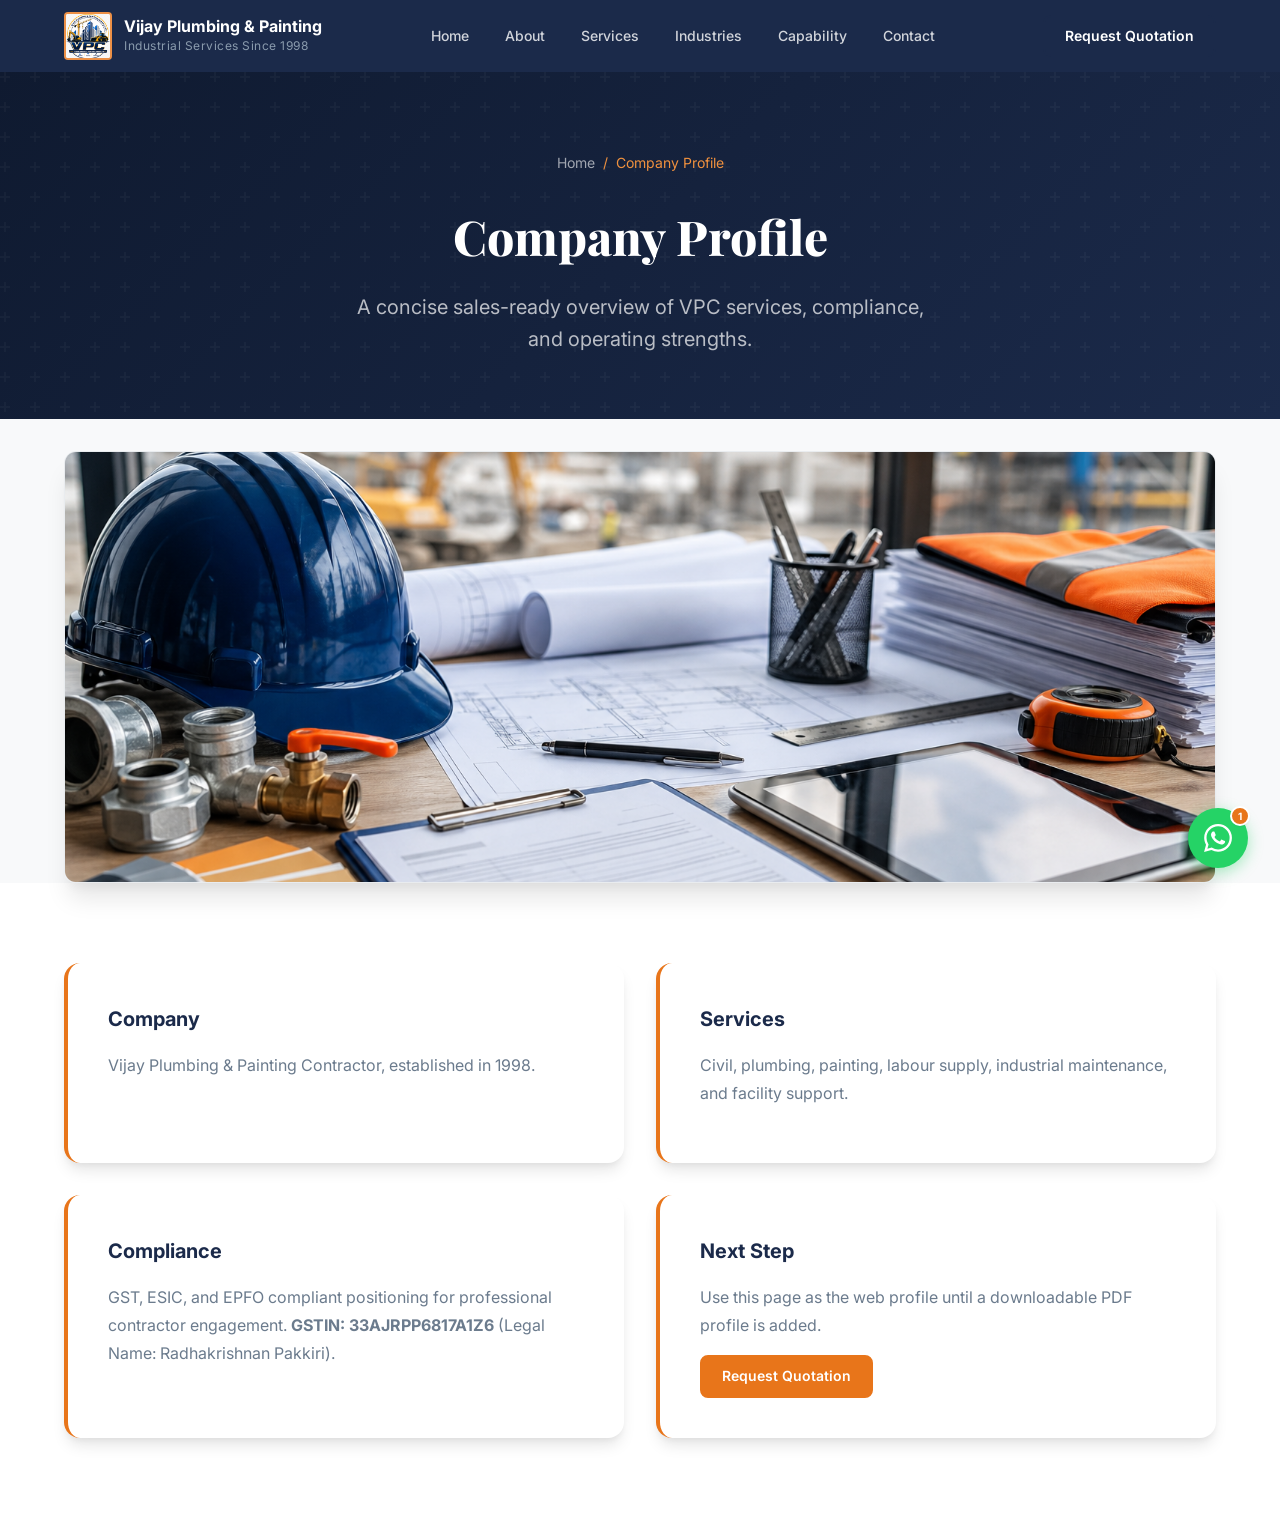
<file: company-profile.html>
<!DOCTYPE html>
<html lang="en">
<head>
    <meta charset="UTF-8">
    <meta name="viewport" content="width=device-width, initial-scale=1.0">
    <title>Company Profile | VPC</title>
    <meta name="description" content="VPC company profile for industrial maintenance, civil, plumbing, painting, labour supply, and facility service prospects.">
    <meta property="og:title" content="VPC Company Profile">
    <meta property="og:description" content="A sales-ready overview of VPC services, compliance, and operating strengths.">
    <meta property="og:image" content="assets/capability-documents.png">
    <meta property="og:type" content="website">
    <meta name="twitter:card" content="summary_large_image">
    <link rel="icon" type="image/png" href="assets/logo-vpc.png">
    <link rel="apple-touch-icon" href="assets/logo-vpc.png">
    <link rel="stylesheet" href="css/variables.css">
    <link rel="stylesheet" href="css/style.css">
    <link rel="stylesheet" href="css/responsive.css">
    <link rel="preconnect" href="https://fonts.googleapis.com">
    <link rel="preconnect" href="https://fonts.gstatic.com" crossorigin>
    <link href="https://fonts.googleapis.com/css2?family=Inter:wght@300;400;500;600;700;800;900&family=Playfair+Display:wght@600;700;800&display=swap" rel="stylesheet">
</head>
<body>
    <nav class="navbar" id="navbar"><div class="container nav-inner"><a href="index.html" class="nav-logo"><div class="logo-icon"><img src="assets/logo-vpc.png" alt="VPC logo" width="48" height="48" decoding="async"></div><div class="logo-text"><span class="logo-name">Vijay Plumbing & Painting</span><span class="logo-sub">Industrial Services Since 1998</span></div></a><ul class="nav-links" id="navLinks"><li><a href="index.html">Home</a></li><li><a href="about.html">About</a></li><li><a href="services.html">Services</a></li><li><a href="industries.html">Industries</a></li><li><a href="capability.html">Capability</a></li><li><a href="contact.html">Contact</a></li></ul><div class="nav-actions"><a href="contact.html" class="btn btn-primary btn-sm">Request Quotation</a><button class="nav-toggle" id="navToggle" aria-label="Toggle navigation"><span></span><span></span><span></span></button></div></div></nav>
    <header class="page-header"><div class="container page-header-content"><div class="breadcrumb"><a href="index.html">Home</a><span class="breadcrumb-sep">/</span><span>Company Profile</span></div><h1>Company Profile</h1><p>A concise sales-ready overview of VPC services, compliance, and operating strengths.</p></div></header>
    <section class="page-visual"><div class="container"><img src="assets/capability-documents.png" alt="Company profile documents, site plans, and contractor tools" loading="eager" decoding="async"></div></section>
    <main><section class="section"><div class="container capability-grid">
        <div class="capability-card"><h3>Company</h3><p>Vijay Plumbing & Painting Contractor, established in 1998.</p></div>
        <div class="capability-card"><h3>Services</h3><p>Civil, plumbing, painting, labour supply, industrial maintenance, and facility support.</p></div>
        <div class="capability-card"><h3>Compliance</h3><p>GST, ESIC, and EPFO compliant positioning for professional contractor engagement. <strong>GSTIN: 33AJRPP6817A1Z6</strong> (Legal Name: Radhakrishnan Pakkiri).</p></div>
        <div class="capability-card"><h3>Next Step</h3><p>Use this page as the web profile until a downloadable PDF profile is added.</p><a href="contact.html" class="btn btn-accent btn-sm">Request Quotation</a></div>
    </div></section></main>
    <!-- WhatsApp Bot -->
    <div class="whatsapp-bot" data-whatsapp-number="919442378859">
        <button class="whatsapp-float" id="whatsappBotToggle" type="button" aria-label="Open WhatsApp enquiry bot" aria-expanded="false">
            <svg class="whatsapp-icon-svg" width="28" height="28" viewBox="0 0 24 24" fill="white"><path d="M17.472 14.382c-.297-.149-1.758-.867-2.03-.967-.273-.099-.471-.148-.67.15-.197.297-.767.966-.94 1.164-.173.199-.347.223-.644.075-.297-.15-1.255-.463-2.39-1.475-.883-.788-1.48-1.761-1.653-2.059-.173-.297-.018-.458.13-.606.134-.133.298-.347.446-.52.149-.174.198-.298.298-.497.099-.198.05-.371-.025-.52-.075-.149-.669-1.612-.916-2.207-.242-.579-.487-.5-.669-.51-.173-.008-.371-.01-.57-.01-.198 0-.52.074-.792.372-.272.297-1.04 1.016-1.04 2.479 0 1.462 1.065 2.875 1.213 3.074.149.198 2.096 3.2 5.077 4.487.709.306 1.262.489 1.694.625.712.227 1.36.195 1.871.118.571-.085 1.758-.719 2.006-1.413.248-.694.248-1.289.173-1.413-.074-.124-.272-.198-.57-.347m-5.421 7.403h-.004a9.87 9.87 0 01-5.031-1.378l-.361-.214-3.741.982.998-3.648-.235-.374a9.86 9.86 0 01-1.51-5.26c.001-5.45 4.436-9.884 9.888-9.884 2.64 0 5.122 1.03 6.988 2.898a9.825 9.825 0 012.893 6.994c-.003 5.45-4.437 9.884-9.885 9.884m8.413-18.297A11.815 11.815 0 0012.05 0C5.495 0 .16 5.335.157 11.892c0 2.096.547 4.142 1.588 5.945L.057 24l6.305-1.654a11.882 11.882 0 005.683 1.448h.005c6.554 0 11.89-5.335 11.893-11.893a11.821 11.821 0 00-3.48-8.413z"/></svg>
            <span class="whatsapp-badge">1</span>
        </button>
        <div class="whatsapp-panel" id="whatsappBotPanel" aria-hidden="true">
            <!-- Header (Agent Profile & Status) -->
            <div class="whatsapp-panel-header">
                <div class="whatsapp-panel-avatar">
                    <img src="assets/logo-vpc.png" alt="VPC Team Logo" width="40" height="40">
                    <span class="whatsapp-avatar-status"></span>
                </div>
                <div class="whatsapp-panel-meta">
                    <h4>Vijay Plumbing & Painting</h4>
                    <span class="whatsapp-meta-status">Online • Typically replies in 5 mins</span>
                </div>
                <button class="whatsapp-panel-close" id="whatsappBotClose" type="button" aria-label="Close WhatsApp bot">
                    <svg width="14" height="14" viewBox="0 0 24 24" fill="none" stroke="currentColor" stroke-width="2.5"><line x1="18" y1="6" x2="6" y2="18"></line><line x1="6" y1="6" x2="18" y2="18"></line></svg>
                </button>
            </div>
            
            <!-- Chat Feed Area -->
            <div class="whatsapp-panel-chat-area">
                <div class="whatsapp-chat-bubble whatsapp-chat-incoming">
                    <div class="whatsapp-bubble-sender">VPC Support</div>
                    <div class="whatsapp-bubble-text">Hello! Welcome to VPC. How can we help you with civil, plumbing, painting, or maintenance work today?</div>
                    <div class="whatsapp-bubble-time">Just now</div>
                </div>
            </div>

            <!-- Quick Replies Header & Choices -->
            <div class="whatsapp-quick-replies-label">Quick Enquiries</div>
            <div class="whatsapp-quick-replies" id="whatsappQuickReplies">
                <button type="button" data-message="Hi VPC, I need a quotation for civil construction work.">👷 Civil Quotation</button>
                <button type="button" data-message="Hi VPC, I need plumbing maintenance support for my facility.">🔧 Plumbing Support</button>
                <button type="button" data-message="Hi VPC, I need painting or facility maintenance services.">🎨 Painting & Facility</button>
            </div>

            <!-- Custom Message Box & Trigger Button -->
            <div class="whatsapp-panel-input-area">
                <div class="whatsapp-input-container">
                    <textarea id="whatsappMessage" placeholder="Type your request..." aria-label="Type your request"></textarea>
                    <button class="whatsapp-submit-btn" id="whatsappSubmitBtn" type="button" aria-label="Send message">
                        <svg width="16" height="16" viewBox="0 0 24 24" fill="none" stroke="currentColor" stroke-width="2.5"><line x1="22" y1="2" x2="11" y2="13"></line><polygon points="22 2 15 22 11 13 2 9 22 2"></polygon></svg>
                    </button>
                </div>
                <a class="btn btn-accent btn-lg whatsapp-send" id="whatsappSend" href="https://wa.me/919442378859" target="_blank" rel="noopener" style="display: none;">
                    <svg width="18" height="18" viewBox="0 0 24 24" fill="none" stroke="currentColor" stroke-width="2" style="margin-right:8px;"><path d="M22 2L11 13M22 2l-7 20-4-9-9-4 20-7z"/></svg>
                    Continue to WhatsApp
                </a>
            </div>
        </div>
    </div>

    <script src="js/main.js"></script>
</body>
</html>
</file>
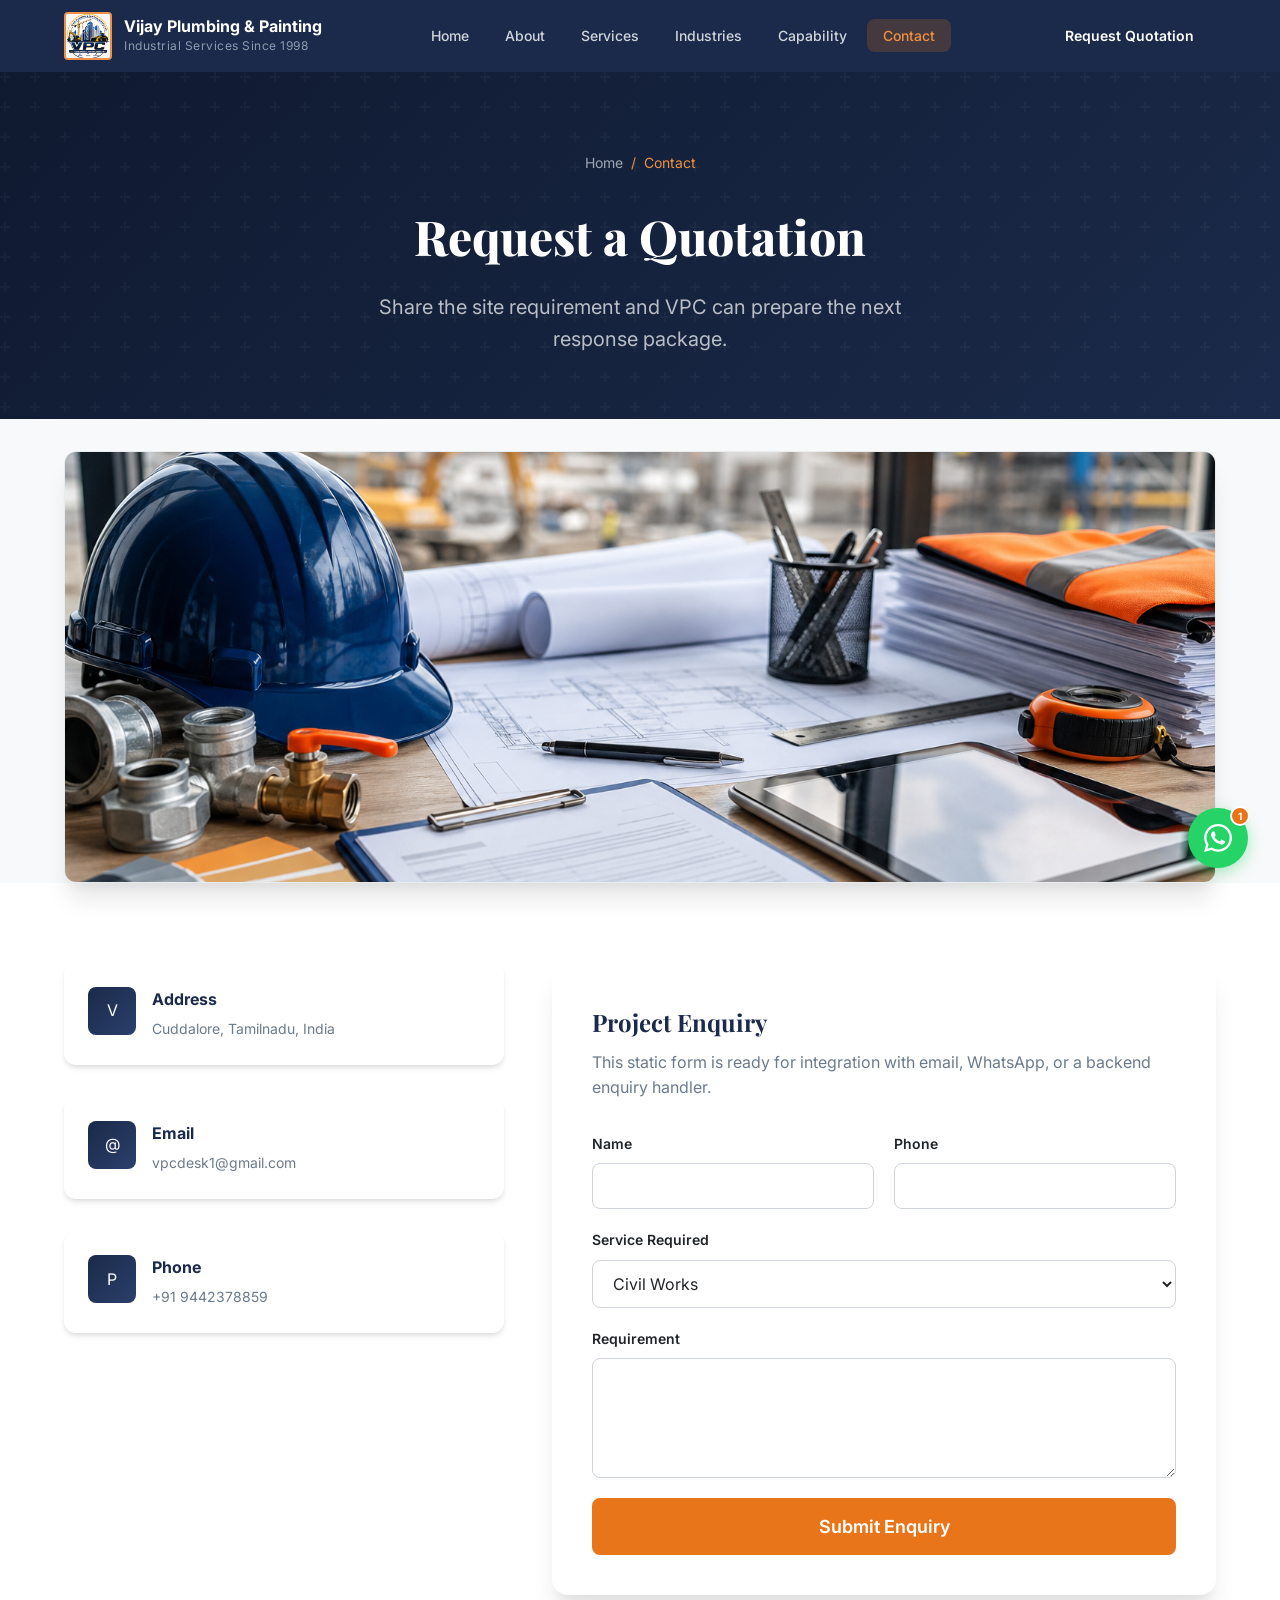
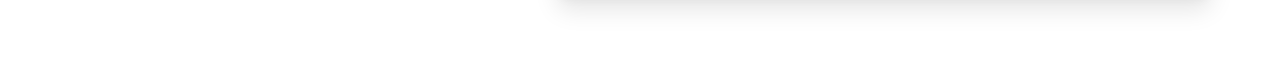
<file: contact.html>
<!DOCTYPE html>
<html lang="en">
<head>
    <meta charset="UTF-8">
    <meta name="viewport" content="width=device-width, initial-scale=1.0">
    <title>Contact VPC | Request Quotation</title>
    <meta name="description" content="Contact VPC to request a quotation for industrial maintenance, civil, plumbing, painting, labour supply, or facility services.">
    <meta property="og:title" content="Contact VPC">
    <meta property="og:description" content="Request a professional quotation for industrial and facility maintenance services.">
    <meta property="og:image" content="assets/capability-documents.png">
    <meta property="og:type" content="website">
    <meta name="twitter:card" content="summary_large_image">
    <link rel="icon" type="image/png" href="assets/logo-vpc.png">
    <link rel="apple-touch-icon" href="assets/logo-vpc.png">
    <link rel="stylesheet" href="css/variables.css">
    <link rel="stylesheet" href="css/style.css">
    <link rel="stylesheet" href="css/responsive.css">
    <link rel="preconnect" href="https://fonts.googleapis.com">
    <link rel="preconnect" href="https://fonts.gstatic.com" crossorigin>
    <link href="https://fonts.googleapis.com/css2?family=Inter:wght@300;400;500;600;700;800;900&family=Playfair+Display:wght@600;700;800&display=swap" rel="stylesheet">
</head>
<body>
    <nav class="navbar" id="navbar"><div class="container nav-inner"><a href="index.html" class="nav-logo"><div class="logo-icon"><img src="assets/logo-vpc.png" alt="VPC logo" width="48" height="48" decoding="async"></div><div class="logo-text"><span class="logo-name">Vijay Plumbing & Painting</span><span class="logo-sub">Industrial Services Since 1998</span></div></a><ul class="nav-links" id="navLinks"><li><a href="index.html">Home</a></li><li><a href="about.html">About</a></li><li><a href="services.html">Services</a></li><li><a href="industries.html">Industries</a></li><li><a href="capability.html">Capability</a></li><li><a href="contact.html" class="active">Contact</a></li></ul><div class="nav-actions"><a href="contact.html" class="btn btn-primary btn-sm">Request Quotation</a><button class="nav-toggle" id="navToggle" aria-label="Toggle navigation"><span></span><span></span><span></span></button></div></div></nav>
    <header class="page-header"><div class="container page-header-content"><div class="breadcrumb"><a href="index.html">Home</a><span class="breadcrumb-sep">/</span><span>Contact</span></div><h1>Request a Quotation</h1><p>Share the site requirement and VPC can prepare the next response package.</p></div></header>
    <section class="page-visual"><div class="container"><img src="assets/capability-documents.png" alt="Contractor documents and tools ready for quotation planning" loading="eager" decoding="async"></div></section>
    <main><section class="section"><div class="container contact-grid">
        <div class="contact-info">
            <div class="contact-card"><div class="contact-card-icon">V</div><div><h4>Address</h4><p>Cuddalore, Tamilnadu, India</p></div></div>
            <div class="contact-card"><div class="contact-card-icon">@</div><div><h4>Email</h4><p><a href="mailto:vpcdesk1@gmail.com">vpcdesk1@gmail.com</a></p></div></div>
            <div class="contact-card"><div class="contact-card-icon">P</div><div><h4>Phone</h4><p><a href="tel:+919442378859">+91 9442378859</a></p></div></div>
        </div>
        <div class="contact-form-wrapper">
            <h3>Project Enquiry</h3>
            <p>This static form is ready for integration with email, WhatsApp, or a backend enquiry handler.</p>
            <form class="form-grid">
                <div class="form-group"><label for="name">Name</label><input id="name" name="name" type="text" required></div>
                <div class="form-group"><label for="phone">Phone</label><input id="phone" name="phone" type="tel" required></div>
                <div class="form-group full-width"><label for="service">Service Required</label><select id="service" name="service"><option>Civil Works</option><option>Plumbing Works</option><option>Painting Works</option><option>Labour Supply</option><option>Facility Maintenance</option></select></div>
                <div class="form-group full-width"><label for="message">Requirement</label><textarea id="message" name="message"></textarea></div>
                <div class="form-group full-width"><button class="btn btn-accent btn-lg" type="submit">Submit Enquiry</button></div>
            </form>
        </div>
    </div></section></main>
    <!-- WhatsApp Bot -->
    <div class="whatsapp-bot" data-whatsapp-number="919442378859">
        <button class="whatsapp-float" id="whatsappBotToggle" type="button" aria-label="Open WhatsApp enquiry bot" aria-expanded="false">
            <svg class="whatsapp-icon-svg" width="28" height="28" viewBox="0 0 24 24" fill="white"><path d="M17.472 14.382c-.297-.149-1.758-.867-2.03-.967-.273-.099-.471-.148-.67.15-.197.297-.767.966-.94 1.164-.173.199-.347.223-.644.075-.297-.15-1.255-.463-2.39-1.475-.883-.788-1.48-1.761-1.653-2.059-.173-.297-.018-.458.13-.606.134-.133.298-.347.446-.52.149-.174.198-.298.298-.497.099-.198.05-.371-.025-.52-.075-.149-.669-1.612-.916-2.207-.242-.579-.487-.5-.669-.51-.173-.008-.371-.01-.57-.01-.198 0-.52.074-.792.372-.272.297-1.04 1.016-1.04 2.479 0 1.462 1.065 2.875 1.213 3.074.149.198 2.096 3.2 5.077 4.487.709.306 1.262.489 1.694.625.712.227 1.36.195 1.871.118.571-.085 1.758-.719 2.006-1.413.248-.694.248-1.289.173-1.413-.074-.124-.272-.198-.57-.347m-5.421 7.403h-.004a9.87 9.87 0 01-5.031-1.378l-.361-.214-3.741.982.998-3.648-.235-.374a9.86 9.86 0 01-1.51-5.26c.001-5.45 4.436-9.884 9.888-9.884 2.64 0 5.122 1.03 6.988 2.898a9.825 9.825 0 012.893 6.994c-.003 5.45-4.437 9.884-9.885 9.884m8.413-18.297A11.815 11.815 0 0012.05 0C5.495 0 .16 5.335.157 11.892c0 2.096.547 4.142 1.588 5.945L.057 24l6.305-1.654a11.882 11.882 0 005.683 1.448h.005c6.554 0 11.89-5.335 11.893-11.893a11.821 11.821 0 00-3.48-8.413z"/></svg>
            <span class="whatsapp-badge">1</span>
        </button>
        <div class="whatsapp-panel" id="whatsappBotPanel" aria-hidden="true">
            <!-- Header (Agent Profile & Status) -->
            <div class="whatsapp-panel-header">
                <div class="whatsapp-panel-avatar">
                    <img src="assets/logo-vpc.png" alt="VPC Team Logo" width="40" height="40">
                    <span class="whatsapp-avatar-status"></span>
                </div>
                <div class="whatsapp-panel-meta">
                    <h4>Vijay Plumbing & Painting</h4>
                    <span class="whatsapp-meta-status">Online • Typically replies in 5 mins</span>
                </div>
                <button class="whatsapp-panel-close" id="whatsappBotClose" type="button" aria-label="Close WhatsApp bot">
                    <svg width="14" height="14" viewBox="0 0 24 24" fill="none" stroke="currentColor" stroke-width="2.5"><line x1="18" y1="6" x2="6" y2="18"></line><line x1="6" y1="6" x2="18" y2="18"></line></svg>
                </button>
            </div>
            
            <!-- Chat Feed Area -->
            <div class="whatsapp-panel-chat-area">
                <div class="whatsapp-chat-bubble whatsapp-chat-incoming">
                    <div class="whatsapp-bubble-sender">VPC Support</div>
                    <div class="whatsapp-bubble-text">Hello! Welcome to VPC. How can we help you with civil, plumbing, painting, or maintenance work today?</div>
                    <div class="whatsapp-bubble-time">Just now</div>
                </div>
            </div>

            <!-- Quick Replies Header & Choices -->
            <div class="whatsapp-quick-replies-label">Quick Enquiries</div>
            <div class="whatsapp-quick-replies" id="whatsappQuickReplies">
                <button type="button" data-message="Hi VPC, I need a quotation for civil construction work.">👷 Civil Quotation</button>
                <button type="button" data-message="Hi VPC, I need plumbing maintenance support for my facility.">🔧 Plumbing Support</button>
                <button type="button" data-message="Hi VPC, I need painting or facility maintenance services.">🎨 Painting & Facility</button>
            </div>

            <!-- Custom Message Box & Trigger Button -->
            <div class="whatsapp-panel-input-area">
                <div class="whatsapp-input-container">
                    <textarea id="whatsappMessage" placeholder="Type your request..." aria-label="Type your request"></textarea>
                    <button class="whatsapp-submit-btn" id="whatsappSubmitBtn" type="button" aria-label="Send message">
                        <svg width="16" height="16" viewBox="0 0 24 24" fill="none" stroke="currentColor" stroke-width="2.5"><line x1="22" y1="2" x2="11" y2="13"></line><polygon points="22 2 15 22 11 13 2 9 22 2"></polygon></svg>
                    </button>
                </div>
                <a class="btn btn-accent btn-lg whatsapp-send" id="whatsappSend" href="https://wa.me/919442378859" target="_blank" rel="noopener" style="display: none;">
                    <svg width="18" height="18" viewBox="0 0 24 24" fill="none" stroke="currentColor" stroke-width="2" style="margin-right:8px;"><path d="M22 2L11 13M22 2l-7 20-4-9-9-4 20-7z"/></svg>
                    Continue to WhatsApp
                </a>
            </div>
        </div>
    </div>

    <script src="js/main.js"></script>
</body>
</html>
</file>
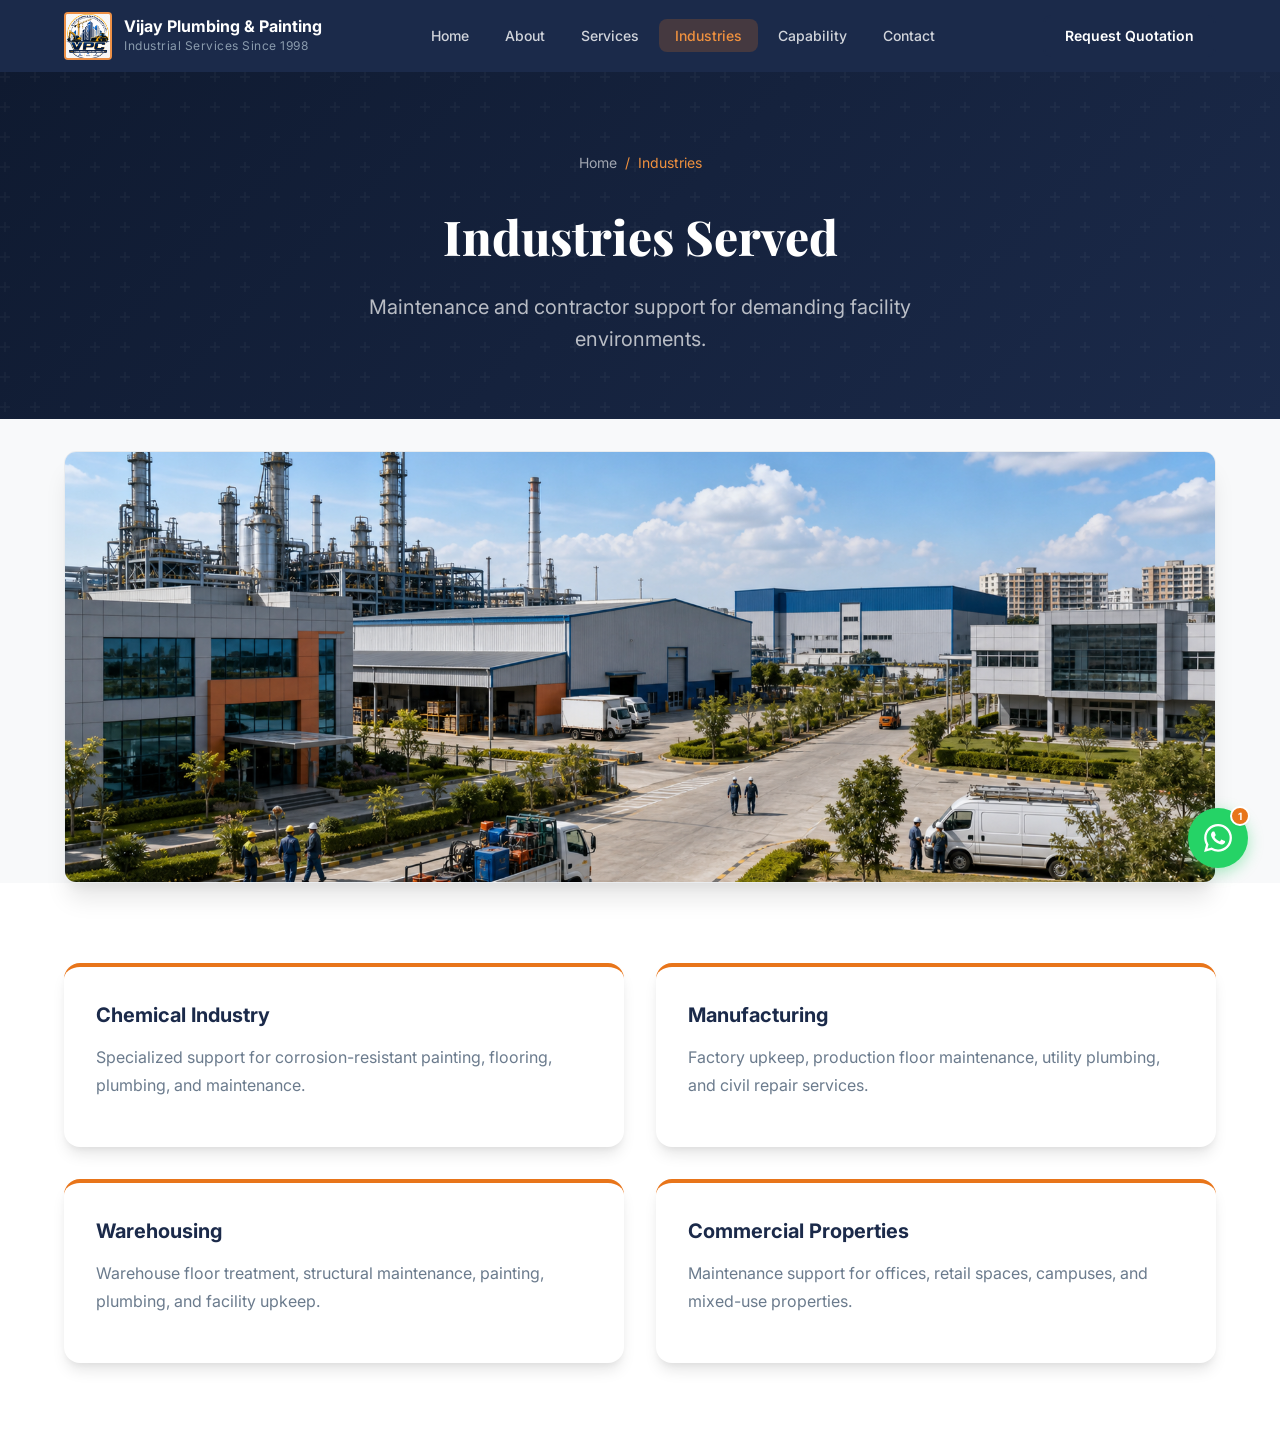
<file: industries.html>
<!DOCTYPE html>
<html lang="en">
<head>
    <meta charset="UTF-8">
    <meta name="viewport" content="width=device-width, initial-scale=1.0">
    <title>Industries Served | VPC</title>
    <meta name="description" content="VPC serves industrial, commercial, manufacturing, warehousing, and residential facility maintenance needs.">
    <meta property="og:title" content="Industries Served by VPC">
    <meta property="og:description" content="Maintenance and contractor support for demanding facility environments.">
    <meta property="og:image" content="assets/industries-facilities.png">
    <meta property="og:type" content="website">
    <meta name="twitter:card" content="summary_large_image">
    <link rel="icon" type="image/png" href="assets/logo-vpc.png">
    <link rel="apple-touch-icon" href="assets/logo-vpc.png">
    <link rel="stylesheet" href="css/variables.css">
    <link rel="stylesheet" href="css/style.css">
    <link rel="stylesheet" href="css/responsive.css">
    <link rel="preconnect" href="https://fonts.googleapis.com">
    <link rel="preconnect" href="https://fonts.gstatic.com" crossorigin>
    <link href="https://fonts.googleapis.com/css2?family=Inter:wght@300;400;500;600;700;800;900&family=Playfair+Display:wght@600;700;800&display=swap" rel="stylesheet">
</head>
<body>
    <nav class="navbar" id="navbar"><div class="container nav-inner"><a href="index.html" class="nav-logo"><div class="logo-icon"><img src="assets/logo-vpc.png" alt="VPC logo" width="48" height="48" decoding="async"></div><div class="logo-text"><span class="logo-name">Vijay Plumbing & Painting</span><span class="logo-sub">Industrial Services Since 1998</span></div></a><ul class="nav-links" id="navLinks"><li><a href="index.html">Home</a></li><li><a href="about.html">About</a></li><li><a href="services.html">Services</a></li><li><a href="industries.html" class="active">Industries</a></li><li><a href="capability.html">Capability</a></li><li><a href="contact.html">Contact</a></li></ul><div class="nav-actions"><a href="contact.html" class="btn btn-primary btn-sm">Request Quotation</a><button class="nav-toggle" id="navToggle" aria-label="Toggle navigation"><span></span><span></span><span></span></button></div></div></nav>
    <header class="page-header"><div class="container page-header-content"><div class="breadcrumb"><a href="index.html">Home</a><span class="breadcrumb-sep">/</span><span>Industries</span></div><h1>Industries Served</h1><p>Maintenance and contractor support for demanding facility environments.</p></div></header>
    <section class="page-visual"><div class="container"><img src="assets/industries-facilities.png" alt="Industrial estate with factories, warehouses, commercial facilities, and maintenance crews" loading="eager" decoding="async"></div></section>
    <main><section class="section"><div class="container industry-detail-grid">
        <div class="industry-detail-card"><h3>Chemical Industry</h3><p>Specialized support for corrosion-resistant painting, flooring, plumbing, and maintenance.</p></div>
        <div class="industry-detail-card"><h3>Manufacturing</h3><p>Factory upkeep, production floor maintenance, utility plumbing, and civil repair services.</p></div>
        <div class="industry-detail-card"><h3>Warehousing</h3><p>Warehouse floor treatment, structural maintenance, painting, plumbing, and facility upkeep.</p></div>
        <div class="industry-detail-card"><h3>Commercial Properties</h3><p>Maintenance support for offices, retail spaces, campuses, and mixed-use properties.</p></div>
    </div></section></main>
    <!-- WhatsApp Bot -->
    <div class="whatsapp-bot" data-whatsapp-number="919442378859">
        <button class="whatsapp-float" id="whatsappBotToggle" type="button" aria-label="Open WhatsApp enquiry bot" aria-expanded="false">
            <svg class="whatsapp-icon-svg" width="28" height="28" viewBox="0 0 24 24" fill="white"><path d="M17.472 14.382c-.297-.149-1.758-.867-2.03-.967-.273-.099-.471-.148-.67.15-.197.297-.767.966-.94 1.164-.173.199-.347.223-.644.075-.297-.15-1.255-.463-2.39-1.475-.883-.788-1.48-1.761-1.653-2.059-.173-.297-.018-.458.13-.606.134-.133.298-.347.446-.52.149-.174.198-.298.298-.497.099-.198.05-.371-.025-.52-.075-.149-.669-1.612-.916-2.207-.242-.579-.487-.5-.669-.51-.173-.008-.371-.01-.57-.01-.198 0-.52.074-.792.372-.272.297-1.04 1.016-1.04 2.479 0 1.462 1.065 2.875 1.213 3.074.149.198 2.096 3.2 5.077 4.487.709.306 1.262.489 1.694.625.712.227 1.36.195 1.871.118.571-.085 1.758-.719 2.006-1.413.248-.694.248-1.289.173-1.413-.074-.124-.272-.198-.57-.347m-5.421 7.403h-.004a9.87 9.87 0 01-5.031-1.378l-.361-.214-3.741.982.998-3.648-.235-.374a9.86 9.86 0 01-1.51-5.26c.001-5.45 4.436-9.884 9.888-9.884 2.64 0 5.122 1.03 6.988 2.898a9.825 9.825 0 012.893 6.994c-.003 5.45-4.437 9.884-9.885 9.884m8.413-18.297A11.815 11.815 0 0012.05 0C5.495 0 .16 5.335.157 11.892c0 2.096.547 4.142 1.588 5.945L.057 24l6.305-1.654a11.882 11.882 0 005.683 1.448h.005c6.554 0 11.89-5.335 11.893-11.893a11.821 11.821 0 00-3.48-8.413z"/></svg>
            <span class="whatsapp-badge">1</span>
        </button>
        <div class="whatsapp-panel" id="whatsappBotPanel" aria-hidden="true">
            <!-- Header (Agent Profile & Status) -->
            <div class="whatsapp-panel-header">
                <div class="whatsapp-panel-avatar">
                    <img src="assets/logo-vpc.png" alt="VPC Team Logo" width="40" height="40">
                    <span class="whatsapp-avatar-status"></span>
                </div>
                <div class="whatsapp-panel-meta">
                    <h4>Vijay Plumbing & Painting</h4>
                    <span class="whatsapp-meta-status">Online • Typically replies in 5 mins</span>
                </div>
                <button class="whatsapp-panel-close" id="whatsappBotClose" type="button" aria-label="Close WhatsApp bot">
                    <svg width="14" height="14" viewBox="0 0 24 24" fill="none" stroke="currentColor" stroke-width="2.5"><line x1="18" y1="6" x2="6" y2="18"></line><line x1="6" y1="6" x2="18" y2="18"></line></svg>
                </button>
            </div>
            
            <!-- Chat Feed Area -->
            <div class="whatsapp-panel-chat-area">
                <div class="whatsapp-chat-bubble whatsapp-chat-incoming">
                    <div class="whatsapp-bubble-sender">VPC Support</div>
                    <div class="whatsapp-bubble-text">Hello! Welcome to VPC. How can we help you with civil, plumbing, painting, or maintenance work today?</div>
                    <div class="whatsapp-bubble-time">Just now</div>
                </div>
            </div>

            <!-- Quick Replies Header & Choices -->
            <div class="whatsapp-quick-replies-label">Quick Enquiries</div>
            <div class="whatsapp-quick-replies" id="whatsappQuickReplies">
                <button type="button" data-message="Hi VPC, I need a quotation for civil construction work.">👷 Civil Quotation</button>
                <button type="button" data-message="Hi VPC, I need plumbing maintenance support for my facility.">🔧 Plumbing Support</button>
                <button type="button" data-message="Hi VPC, I need painting or facility maintenance services.">🎨 Painting & Facility</button>
            </div>

            <!-- Custom Message Box & Trigger Button -->
            <div class="whatsapp-panel-input-area">
                <div class="whatsapp-input-container">
                    <textarea id="whatsappMessage" placeholder="Type your request..." aria-label="Type your request"></textarea>
                    <button class="whatsapp-submit-btn" id="whatsappSubmitBtn" type="button" aria-label="Send message">
                        <svg width="16" height="16" viewBox="0 0 24 24" fill="none" stroke="currentColor" stroke-width="2.5"><line x1="22" y1="2" x2="11" y2="13"></line><polygon points="22 2 15 22 11 13 2 9 22 2"></polygon></svg>
                    </button>
                </div>
                <a class="btn btn-accent btn-lg whatsapp-send" id="whatsappSend" href="https://wa.me/919442378859" target="_blank" rel="noopener" style="display: none;">
                    <svg width="18" height="18" viewBox="0 0 24 24" fill="none" stroke="currentColor" stroke-width="2" style="margin-right:8px;"><path d="M22 2L11 13M22 2l-7 20-4-9-9-4 20-7z"/></svg>
                    Continue to WhatsApp
                </a>
            </div>
        </div>
    </div>

    <script src="js/main.js"></script>
</body>
</html>
</file>
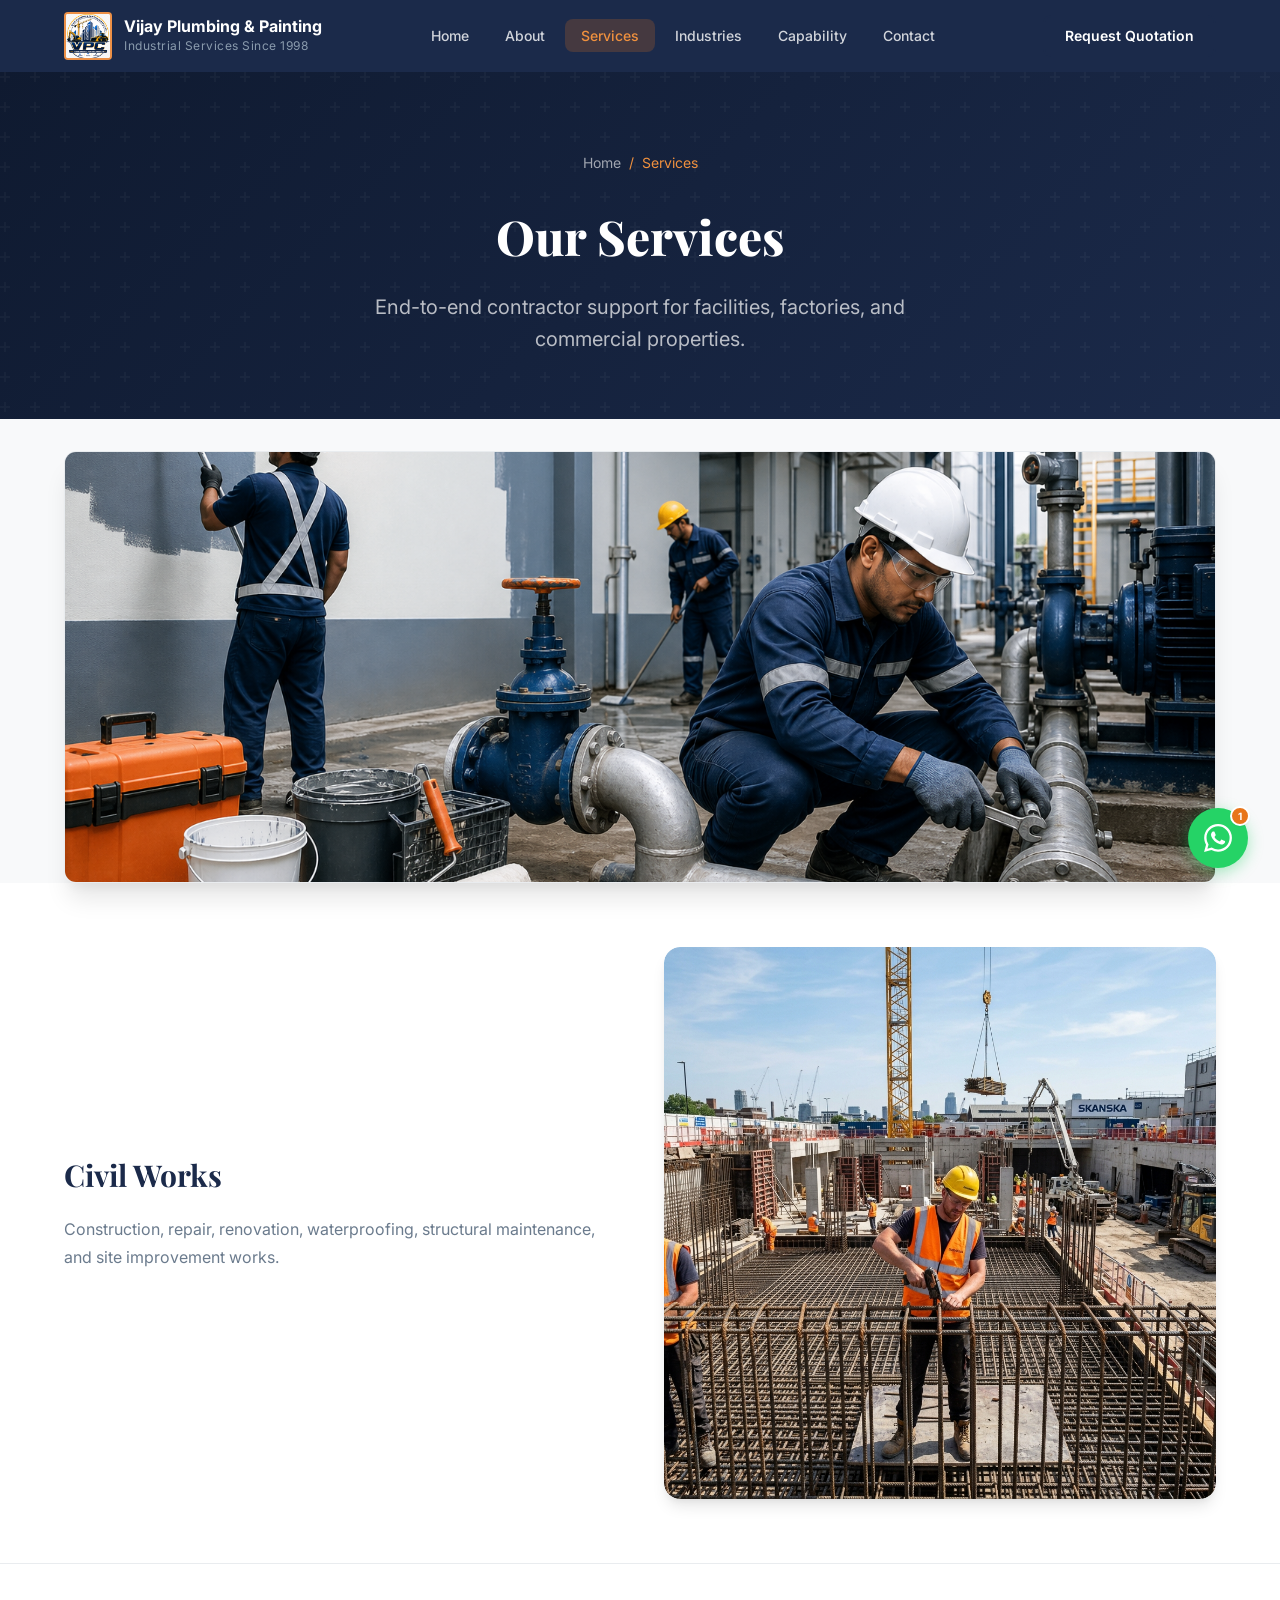
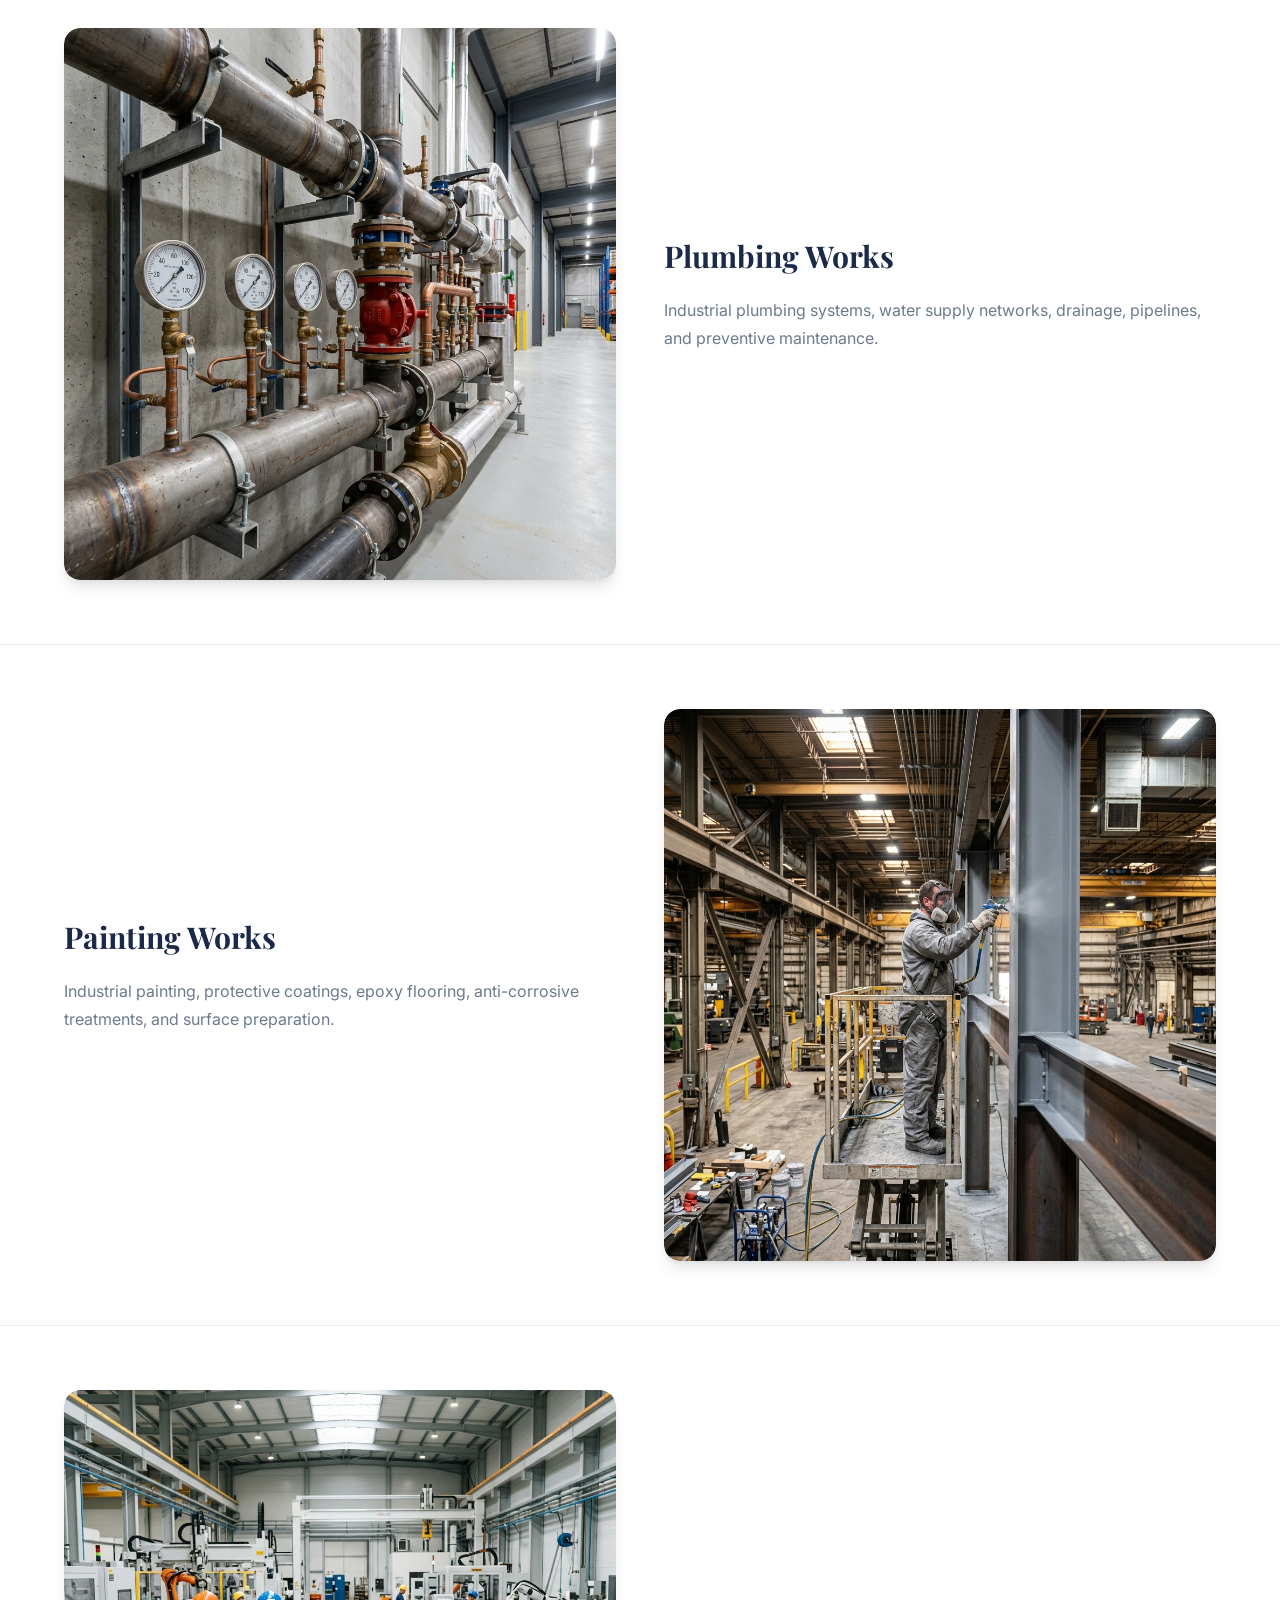
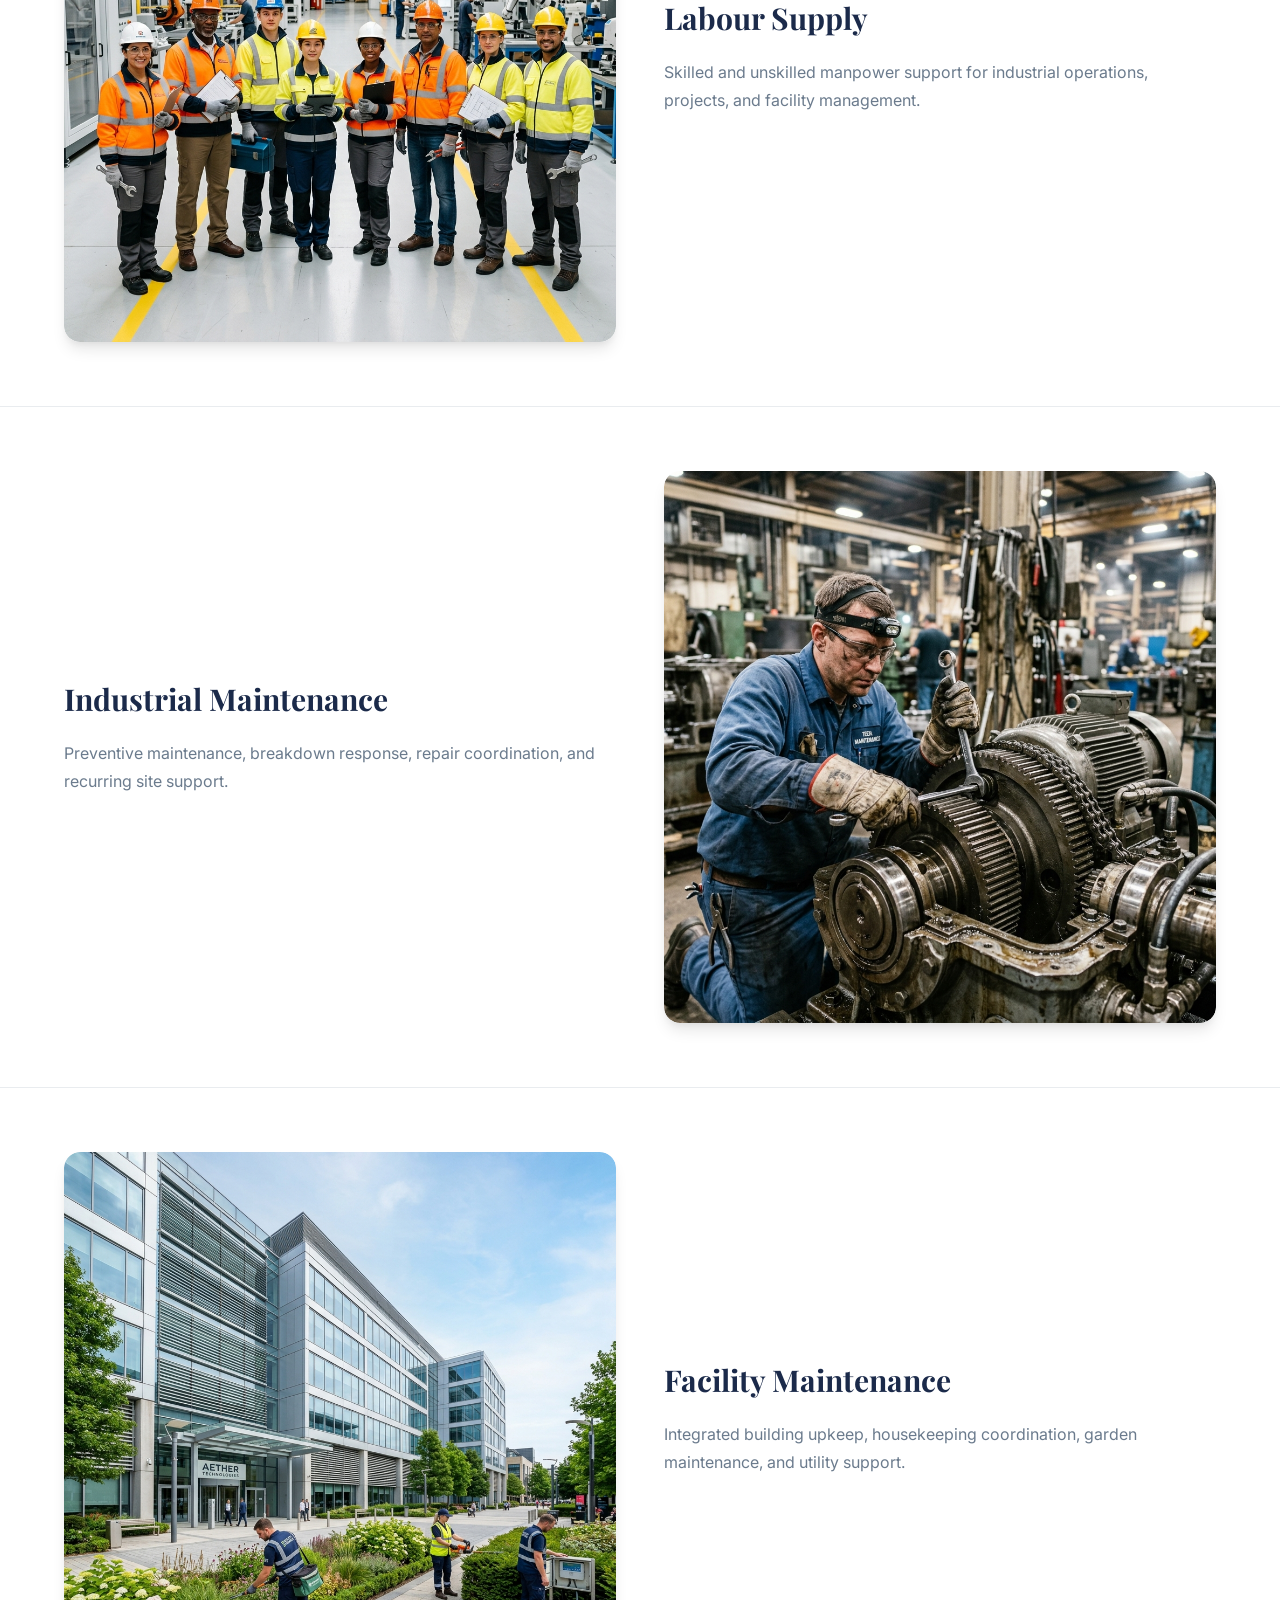
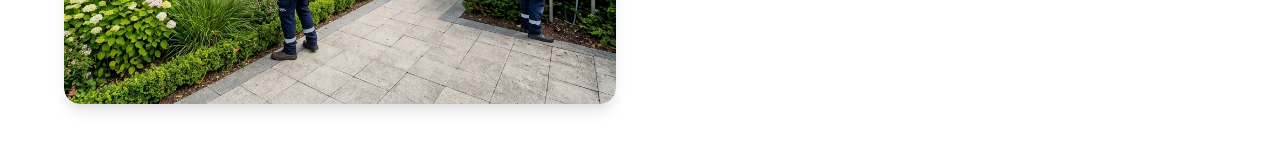
<file: services.html>
<!DOCTYPE html>
<html lang="en">
<head>
    <meta charset="UTF-8">
    <meta name="viewport" content="width=device-width, initial-scale=1.0">
    <title>Services | VPC</title>
    <meta name="description" content="VPC services include civil works, plumbing, painting, labour supply, industrial maintenance, and facility maintenance.">
    <meta property="og:title" content="VPC Services">
    <meta property="og:description" content="End-to-end contractor support for facilities, factories, and commercial properties.">
    <meta property="og:image" content="assets/services-maintenance.png">
    <meta property="og:type" content="website">
    <meta name="twitter:card" content="summary_large_image">
    <link rel="icon" type="image/png" href="assets/logo-vpc.png">
    <link rel="apple-touch-icon" href="assets/logo-vpc.png">
    <link rel="stylesheet" href="css/variables.css">
    <link rel="stylesheet" href="css/style.css">
    <link rel="stylesheet" href="css/responsive.css">
    <link rel="preconnect" href="https://fonts.googleapis.com">
    <link rel="preconnect" href="https://fonts.gstatic.com" crossorigin>
    <link href="https://fonts.googleapis.com/css2?family=Inter:wght@300;400;500;600;700;800;900&family=Playfair+Display:wght@600;700;800&display=swap" rel="stylesheet">
</head>
<body>
    <nav class="navbar" id="navbar">
        <div class="container nav-inner">
            <a href="index.html" class="nav-logo"><div class="logo-icon"><img src="assets/logo-vpc.png" alt="VPC logo" width="48" height="48" decoding="async"></div><div class="logo-text"><span class="logo-name">Vijay Plumbing & Painting</span><span class="logo-sub">Industrial Services Since 1998</span></div></a>
            <ul class="nav-links" id="navLinks"><li><a href="index.html">Home</a></li><li><a href="about.html">About</a></li><li><a href="services.html" class="active">Services</a></li><li><a href="industries.html">Industries</a></li><li><a href="capability.html">Capability</a></li><li><a href="contact.html">Contact</a></li></ul>
            <div class="nav-actions"><a href="contact.html" class="btn btn-primary btn-sm">Request Quotation</a><button class="nav-toggle" id="navToggle" aria-label="Toggle navigation"><span></span><span></span><span></span></button></div>
        </div>
    </nav>
    <header class="page-header"><div class="container page-header-content"><div class="breadcrumb"><a href="index.html">Home</a><span class="breadcrumb-sep">/</span><span>Services</span></div><h1>Our Services</h1><p>End-to-end contractor support for facilities, factories, and commercial properties.</p></div></header>
    <section class="page-visual"><div class="container"><img src="assets/services-maintenance.png" alt="Industrial maintenance team handling plumbing, painting, and civil repair work" loading="eager" decoding="async"></div></section>
    <main>
        <section class="service-detail" id="civil">
            <div class="container service-detail-grid">
                <div class="service-detail-content">
                    <h2>Civil Works</h2>
                    <p>Construction, repair, renovation, waterproofing, structural maintenance, and site improvement works.</p>
                </div>
                <div class="service-detail-visual">
                    <img src="assets/services_civil.png" alt="Industrial civil construction and repair works" loading="lazy" decoding="async">
                </div>
            </div>
        </section>
        <section class="service-detail" id="plumbing">
            <div class="container service-detail-grid reverse">
                <div class="service-detail-content">
                    <h2>Plumbing Works</h2>
                    <p>Industrial plumbing systems, water supply networks, drainage, pipelines, and preventive maintenance.</p>
                </div>
                <div class="service-detail-visual">
                    <img src="assets/services_plumbing.png" alt="Industrial plumbing systems and pipeline installation" loading="lazy" decoding="async">
                </div>
            </div>
        </section>
        <section class="service-detail" id="painting">
            <div class="container service-detail-grid">
                <div class="service-detail-content">
                    <h2>Painting Works</h2>
                    <p>Industrial painting, protective coatings, epoxy flooring, anti-corrosive treatments, and surface preparation.</p>
                </div>
                <div class="service-detail-visual">
                    <img src="assets/services_painting.png" alt="Industrial painting and protective coatings application" loading="lazy" decoding="async">
                </div>
            </div>
        </section>
        <section class="service-detail" id="labour">
            <div class="container service-detail-grid reverse">
                <div class="service-detail-content">
                    <h2>Labour Supply</h2>
                    <p>Skilled and unskilled manpower support for industrial operations, projects, and facility management.</p>
                </div>
                <div class="service-detail-visual">
                    <img src="assets/services_manpower.png" alt="Skilled labour supply and industrial technicians" loading="lazy" decoding="async">
                </div>
            </div>
        </section>
        <section class="service-detail" id="industrial">
            <div class="container service-detail-grid">
                <div class="service-detail-content">
                    <h2>Industrial Maintenance</h2>
                    <p>Preventive maintenance, breakdown response, repair coordination, and recurring site support.</p>
                </div>
                <div class="service-detail-visual">
                    <img src="assets/services_industrial.png" alt="Industrial equipment and machinery preventive maintenance" loading="lazy" decoding="async">
                </div>
            </div>
        </section>
        <section class="service-detail" id="facility">
            <div class="container service-detail-grid reverse">
                <div class="service-detail-content">
                    <h2>Facility Maintenance</h2>
                    <p>Integrated building upkeep, housekeeping coordination, garden maintenance, and utility support.</p>
                </div>
                <div class="service-detail-visual">
                    <img src="assets/services_facility.png" alt="Integrated facility maintenance and building management" loading="lazy" decoding="async">
                </div>
            </div>
        </section>
    </main>
    <!-- WhatsApp Bot -->
    <div class="whatsapp-bot" data-whatsapp-number="919442378859">
        <button class="whatsapp-float" id="whatsappBotToggle" type="button" aria-label="Open WhatsApp enquiry bot" aria-expanded="false">
            <svg class="whatsapp-icon-svg" width="28" height="28" viewBox="0 0 24 24" fill="white"><path d="M17.472 14.382c-.297-.149-1.758-.867-2.03-.967-.273-.099-.471-.148-.67.15-.197.297-.767.966-.94 1.164-.173.199-.347.223-.644.075-.297-.15-1.255-.463-2.39-1.475-.883-.788-1.48-1.761-1.653-2.059-.173-.297-.018-.458.13-.606.134-.133.298-.347.446-.52.149-.174.198-.298.298-.497.099-.198.05-.371-.025-.52-.075-.149-.669-1.612-.916-2.207-.242-.579-.487-.5-.669-.51-.173-.008-.371-.01-.57-.01-.198 0-.52.074-.792.372-.272.297-1.04 1.016-1.04 2.479 0 1.462 1.065 2.875 1.213 3.074.149.198 2.096 3.2 5.077 4.487.709.306 1.262.489 1.694.625.712.227 1.36.195 1.871.118.571-.085 1.758-.719 2.006-1.413.248-.694.248-1.289.173-1.413-.074-.124-.272-.198-.57-.347m-5.421 7.403h-.004a9.87 9.87 0 01-5.031-1.378l-.361-.214-3.741.982.998-3.648-.235-.374a9.86 9.86 0 01-1.51-5.26c.001-5.45 4.436-9.884 9.888-9.884 2.64 0 5.122 1.03 6.988 2.898a9.825 9.825 0 012.893 6.994c-.003 5.45-4.437 9.884-9.885 9.884m8.413-18.297A11.815 11.815 0 0012.05 0C5.495 0 .16 5.335.157 11.892c0 2.096.547 4.142 1.588 5.945L.057 24l6.305-1.654a11.882 11.882 0 005.683 1.448h.005c6.554 0 11.89-5.335 11.893-11.893a11.821 11.821 0 00-3.48-8.413z"/></svg>
            <span class="whatsapp-badge">1</span>
        </button>
        <div class="whatsapp-panel" id="whatsappBotPanel" aria-hidden="true">
            <!-- Header (Agent Profile & Status) -->
            <div class="whatsapp-panel-header">
                <div class="whatsapp-panel-avatar">
                    <img src="assets/logo-vpc.png" alt="VPC Team Logo" width="40" height="40">
                    <span class="whatsapp-avatar-status"></span>
                </div>
                <div class="whatsapp-panel-meta">
                    <h4>Vijay Plumbing & Painting</h4>
                    <span class="whatsapp-meta-status">Online • Typically replies in 5 mins</span>
                </div>
                <button class="whatsapp-panel-close" id="whatsappBotClose" type="button" aria-label="Close WhatsApp bot">
                    <svg width="14" height="14" viewBox="0 0 24 24" fill="none" stroke="currentColor" stroke-width="2.5"><line x1="18" y1="6" x2="6" y2="18"></line><line x1="6" y1="6" x2="18" y2="18"></line></svg>
                </button>
            </div>
            
            <!-- Chat Feed Area -->
            <div class="whatsapp-panel-chat-area">
                <div class="whatsapp-chat-bubble whatsapp-chat-incoming">
                    <div class="whatsapp-bubble-sender">VPC Support</div>
                    <div class="whatsapp-bubble-text">Hello! Welcome to VPC. How can we help you with civil, plumbing, painting, or maintenance work today?</div>
                    <div class="whatsapp-bubble-time">Just now</div>
                </div>
            </div>

            <!-- Quick Replies Header & Choices -->
            <div class="whatsapp-quick-replies-label">Quick Enquiries</div>
            <div class="whatsapp-quick-replies" id="whatsappQuickReplies">
                <button type="button" data-message="Hi VPC, I need a quotation for civil construction work.">👷 Civil Quotation</button>
                <button type="button" data-message="Hi VPC, I need plumbing maintenance support for my facility.">🔧 Plumbing Support</button>
                <button type="button" data-message="Hi VPC, I need painting or facility maintenance services.">🎨 Painting & Facility</button>
            </div>

            <!-- Custom Message Box & Trigger Button -->
            <div class="whatsapp-panel-input-area">
                <div class="whatsapp-input-container">
                    <textarea id="whatsappMessage" placeholder="Type your request..." aria-label="Type your request"></textarea>
                    <button class="whatsapp-submit-btn" id="whatsappSubmitBtn" type="button" aria-label="Send message">
                        <svg width="16" height="16" viewBox="0 0 24 24" fill="none" stroke="currentColor" stroke-width="2.5"><line x1="22" y1="2" x2="11" y2="13"></line><polygon points="22 2 15 22 11 13 2 9 22 2"></polygon></svg>
                    </button>
                </div>
                <a class="btn btn-accent btn-lg whatsapp-send" id="whatsappSend" href="https://wa.me/919442378859" target="_blank" rel="noopener" style="display: none;">
                    <svg width="18" height="18" viewBox="0 0 24 24" fill="none" stroke="currentColor" stroke-width="2" style="margin-right:8px;"><path d="M22 2L11 13M22 2l-7 20-4-9-9-4 20-7z"/></svg>
                    Continue to WhatsApp
                </a>
            </div>
        </div>
    </div>

    <script src="js/main.js"></script>
</body>
</html>
</file>
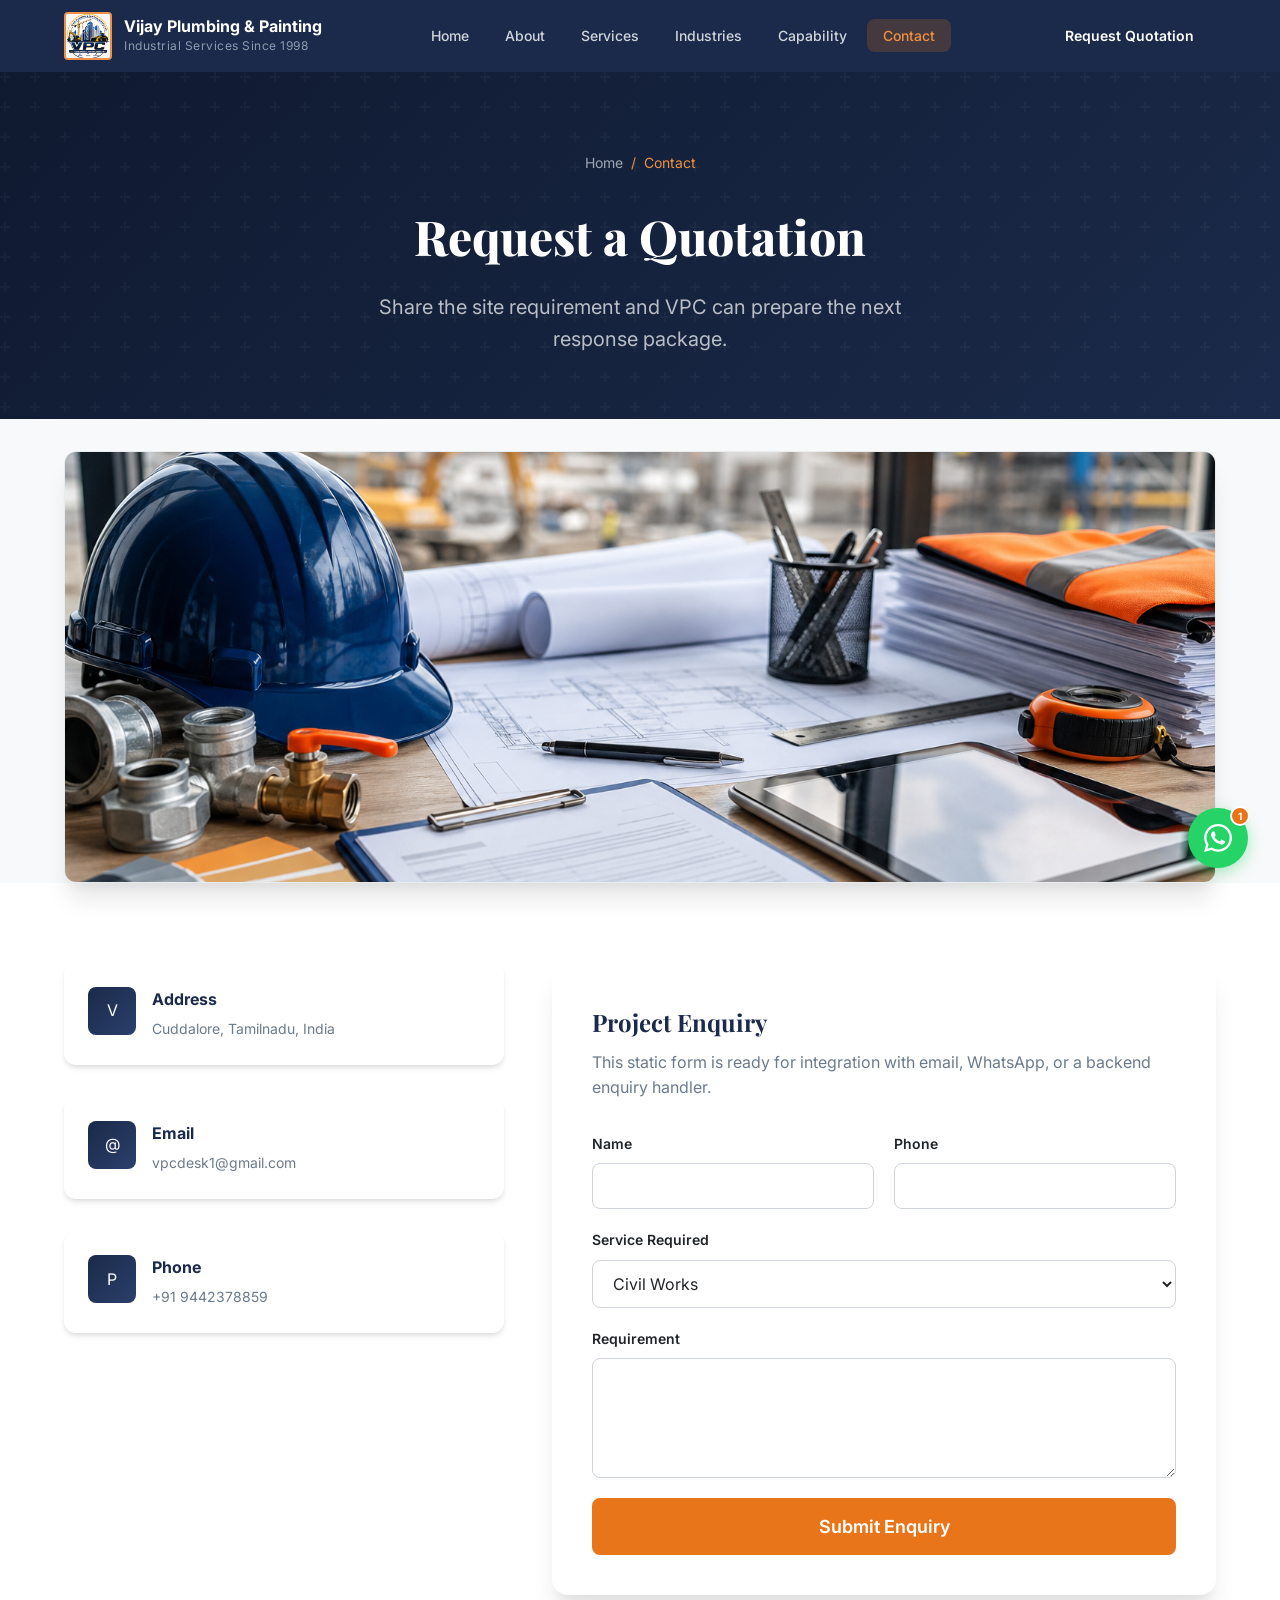
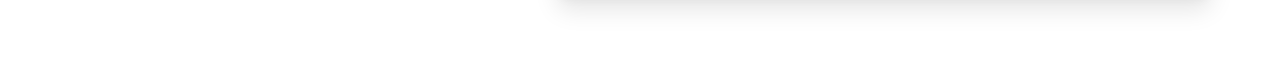
<file: website/contact.html>
<!DOCTYPE html>
<html lang="en">
<head>
    <meta charset="UTF-8">
    <meta name="viewport" content="width=device-width, initial-scale=1.0">
    <title>Contact VPC | Request Quotation</title>
    <meta name="description" content="Contact VPC to request a quotation for industrial maintenance, civil, plumbing, painting, labour supply, or facility services.">
    <meta property="og:title" content="Contact VPC">
    <meta property="og:description" content="Request a professional quotation for industrial and facility maintenance services.">
    <meta property="og:image" content="assets/capability-documents.png">
    <meta property="og:type" content="website">
    <meta name="twitter:card" content="summary_large_image">
    <link rel="icon" type="image/png" href="assets/logo-vpc.png">
    <link rel="apple-touch-icon" href="assets/logo-vpc.png">
    <link rel="stylesheet" href="css/variables.css">
    <link rel="stylesheet" href="css/style.css">
    <link rel="stylesheet" href="css/responsive.css">
    <link rel="preconnect" href="https://fonts.googleapis.com">
    <link rel="preconnect" href="https://fonts.gstatic.com" crossorigin>
    <link href="https://fonts.googleapis.com/css2?family=Inter:wght@300;400;500;600;700;800;900&family=Playfair+Display:wght@600;700;800&display=swap" rel="stylesheet">
</head>
<body>
    <nav class="navbar" id="navbar"><div class="container nav-inner"><a href="index.html" class="nav-logo"><div class="logo-icon"><img src="assets/logo-vpc.png" alt="VPC logo" width="48" height="48" decoding="async"></div><div class="logo-text"><span class="logo-name">Vijay Plumbing & Painting</span><span class="logo-sub">Industrial Services Since 1998</span></div></a><ul class="nav-links" id="navLinks"><li><a href="index.html">Home</a></li><li><a href="about.html">About</a></li><li><a href="services.html">Services</a></li><li><a href="industries.html">Industries</a></li><li><a href="capability.html">Capability</a></li><li><a href="contact.html" class="active">Contact</a></li></ul><div class="nav-actions"><a href="contact.html" class="btn btn-primary btn-sm">Request Quotation</a><button class="nav-toggle" id="navToggle" aria-label="Toggle navigation"><span></span><span></span><span></span></button></div></div></nav>
    <header class="page-header"><div class="container page-header-content"><div class="breadcrumb"><a href="index.html">Home</a><span class="breadcrumb-sep">/</span><span>Contact</span></div><h1>Request a Quotation</h1><p>Share the site requirement and VPC can prepare the next response package.</p></div></header>
    <section class="page-visual"><div class="container"><img src="assets/capability-documents.png" alt="Contractor documents and tools ready for quotation planning" loading="eager" decoding="async"></div></section>
    <main><section class="section"><div class="container contact-grid">
        <div class="contact-info">
            <div class="contact-card"><div class="contact-card-icon">V</div><div><h4>Address</h4><p>Cuddalore, Tamilnadu, India</p></div></div>
            <div class="contact-card"><div class="contact-card-icon">@</div><div><h4>Email</h4><p><a href="mailto:vpcdesk1@gmail.com">vpcdesk1@gmail.com</a></p></div></div>
            <div class="contact-card"><div class="contact-card-icon">P</div><div><h4>Phone</h4><p><a href="tel:+919442378859">+91 9442378859</a></p></div></div>
        </div>
        <div class="contact-form-wrapper">
            <h3>Project Enquiry</h3>
            <p>This static form is ready for integration with email, WhatsApp, or a backend enquiry handler.</p>
            <form class="form-grid">
                <div class="form-group"><label for="name">Name</label><input id="name" name="name" type="text"></div>
                <div class="form-group"><label for="phone">Phone</label><input id="phone" name="phone" type="tel"></div>
                <div class="form-group full-width"><label for="service">Service Required</label><select id="service" name="service"><option>Civil Works</option><option>Plumbing Works</option><option>Painting Works</option><option>Labour Supply</option><option>Facility Maintenance</option></select></div>
                <div class="form-group full-width"><label for="message">Requirement</label><textarea id="message" name="message"></textarea></div>
                <div class="form-group full-width"><button class="btn btn-accent btn-lg" type="button">Submit Enquiry</button></div>
            </form>
        </div>
    </div></section></main>
    <!-- WhatsApp Bot -->
    <div class="whatsapp-bot" data-whatsapp-number="919442378859">
        <button class="whatsapp-float" id="whatsappBotToggle" type="button" aria-label="Open WhatsApp enquiry bot" aria-expanded="false">
            <svg class="whatsapp-icon-svg" width="28" height="28" viewBox="0 0 24 24" fill="white"><path d="M17.472 14.382c-.297-.149-1.758-.867-2.03-.967-.273-.099-.471-.148-.67.15-.197.297-.767.966-.94 1.164-.173.199-.347.223-.644.075-.297-.15-1.255-.463-2.39-1.475-.883-.788-1.48-1.761-1.653-2.059-.173-.297-.018-.458.13-.606.134-.133.298-.347.446-.52.149-.174.198-.298.298-.497.099-.198.05-.371-.025-.52-.075-.149-.669-1.612-.916-2.207-.242-.579-.487-.5-.669-.51-.173-.008-.371-.01-.57-.01-.198 0-.52.074-.792.372-.272.297-1.04 1.016-1.04 2.479 0 1.462 1.065 2.875 1.213 3.074.149.198 2.096 3.2 5.077 4.487.709.306 1.262.489 1.694.625.712.227 1.36.195 1.871.118.571-.085 1.758-.719 2.006-1.413.248-.694.248-1.289.173-1.413-.074-.124-.272-.198-.57-.347m-5.421 7.403h-.004a9.87 9.87 0 01-5.031-1.378l-.361-.214-3.741.982.998-3.648-.235-.374a9.86 9.86 0 01-1.51-5.26c.001-5.45 4.436-9.884 9.888-9.884 2.64 0 5.122 1.03 6.988 2.898a9.825 9.825 0 012.893 6.994c-.003 5.45-4.437 9.884-9.885 9.884m8.413-18.297A11.815 11.815 0 0012.05 0C5.495 0 .16 5.335.157 11.892c0 2.096.547 4.142 1.588 5.945L.057 24l6.305-1.654a11.882 11.882 0 005.683 1.448h.005c6.554 0 11.89-5.335 11.893-11.893a11.821 11.821 0 00-3.48-8.413z"/></svg>
            <span class="whatsapp-badge">1</span>
        </button>
        <div class="whatsapp-panel" id="whatsappBotPanel" aria-hidden="true">
            <!-- Header (Agent Profile & Status) -->
            <div class="whatsapp-panel-header">
                <div class="whatsapp-panel-avatar">
                    <img src="assets/logo-vpc.png" alt="VPC Team Logo" width="40" height="40">
                    <span class="whatsapp-avatar-status"></span>
                </div>
                <div class="whatsapp-panel-meta">
                    <h4>Vijay Plumbing & Painting</h4>
                    <span class="whatsapp-meta-status">Online • Typically replies in 5 mins</span>
                </div>
                <button class="whatsapp-panel-close" id="whatsappBotClose" type="button" aria-label="Close WhatsApp bot">
                    <svg width="14" height="14" viewBox="0 0 24 24" fill="none" stroke="currentColor" stroke-width="2.5"><line x1="18" y1="6" x2="6" y2="18"></line><line x1="6" y1="6" x2="18" y2="18"></line></svg>
                </button>
            </div>
            
            <!-- Chat Feed Area -->
            <div class="whatsapp-panel-chat-area">
                <div class="whatsapp-chat-bubble whatsapp-chat-incoming">
                    <div class="whatsapp-bubble-sender">VPC Support</div>
                    <div class="whatsapp-bubble-text">Hello! Welcome to VPC. How can we help you with civil, plumbing, painting, or maintenance work today?</div>
                    <div class="whatsapp-bubble-time">Just now</div>
                </div>
            </div>

            <!-- Quick Replies Header & Choices -->
            <div class="whatsapp-quick-replies-label">Quick Enquiries</div>
            <div class="whatsapp-quick-replies" id="whatsappQuickReplies">
                <button type="button" data-message="Hi VPC, I need a quotation for civil construction work.">👷 Civil Quotation</button>
                <button type="button" data-message="Hi VPC, I need plumbing maintenance support for my facility.">🔧 Plumbing Support</button>
                <button type="button" data-message="Hi VPC, I need painting or facility maintenance services.">🎨 Painting & Facility</button>
            </div>

            <!-- Custom Message Box & Trigger Button -->
            <div class="whatsapp-panel-input-area">
                <div class="whatsapp-input-container">
                    <textarea id="whatsappMessage" placeholder="Type your request..." aria-label="Type your request"></textarea>
                    <button class="whatsapp-submit-btn" id="whatsappSubmitBtn" type="button" aria-label="Send message">
                        <svg width="16" height="16" viewBox="0 0 24 24" fill="none" stroke="currentColor" stroke-width="2.5"><line x1="22" y1="2" x2="11" y2="13"></line><polygon points="22 2 15 22 11 13 2 9 22 2"></polygon></svg>
                    </button>
                </div>
                <a class="btn btn-accent btn-lg whatsapp-send" id="whatsappSend" href="https://wa.me/919442378859" target="_blank" rel="noopener" style="display: none;">
                    <svg width="18" height="18" viewBox="0 0 24 24" fill="none" stroke="currentColor" stroke-width="2" style="margin-right:8px;"><path d="M22 2L11 13M22 2l-7 20-4-9-9-4 20-7z"/></svg>
                    Continue to WhatsApp
                </a>
            </div>
        </div>
    </div>

    <script src="js/main.js"></script>
</body>
</html>
</file>
<file: css/variables.css>
/* ============================================
   VPC Brand System - CSS Custom Properties
   ============================================ */

:root {
    /* === Primary Colors === */
    --color-primary: #1B2A4A;          /* Navy Blue */
    --color-primary-light: #2A3F6B;
    --color-primary-dark: #0F1A30;
    --color-primary-rgb: 27, 42, 74;

    /* === Secondary Colors === */
    --color-secondary: #6B7B8D;        /* Industrial Grey */
    --color-secondary-light: #8A9BAD;
    --color-secondary-dark: #4A5A6B;
    --color-secondary-rgb: 107, 123, 141;

    /* === Accent Colors === */
    --color-accent: #E8751A;           /* Safety Orange */
    --color-accent-light: #F0913E;
    --color-accent-dark: #C55E0E;
    --color-accent-rgb: 232, 117, 26;

    /* === Neutral Colors === */
    --color-white: #FFFFFF;
    --color-off-white: #F8F9FA;
    --color-light-grey: #E9ECEF;
    --color-mid-grey: #CED4DA;
    --color-dark-grey: #495057;
    --color-charcoal: #212529;
    --color-black: #000000;

    /* === Semantic Colors === */
    --color-success: #28A745;
    --color-warning: #FFC107;
    --color-danger: #DC3545;
    --color-info: #17A2B8;

    /* === Typography === */
    --font-primary: 'Inter', -apple-system, BlinkMacSystemFont, 'Segoe UI', Roboto, sans-serif;
    --font-heading: 'Playfair Display', Georgia, 'Times New Roman', serif;

    /* Font Sizes */
    --text-xs: 0.75rem;      /* 12px */
    --text-sm: 0.875rem;     /* 14px */
    --text-base: 1rem;       /* 16px */
    --text-lg: 1.125rem;     /* 18px */
    --text-xl: 1.25rem;      /* 20px */
    --text-2xl: 1.5rem;      /* 24px */
    --text-3xl: 1.875rem;    /* 30px */
    --text-4xl: 2.25rem;     /* 36px */
    --text-5xl: 3rem;        /* 48px */
    --text-6xl: 3.75rem;     /* 60px */

    /* Font Weights */
    --weight-light: 300;
    --weight-regular: 400;
    --weight-medium: 500;
    --weight-semibold: 600;
    --weight-bold: 700;
    --weight-extrabold: 800;
    --weight-black: 900;

    /* Line Heights */
    --leading-tight: 1.2;
    --leading-snug: 1.35;
    --leading-normal: 1.6;
    --leading-relaxed: 1.75;

    /* === Spacing === */
    --space-1: 0.25rem;     /* 4px */
    --space-2: 0.5rem;      /* 8px */
    --space-3: 0.75rem;     /* 12px */
    --space-4: 1rem;        /* 16px */
    --space-5: 1.25rem;     /* 20px */
    --space-6: 1.5rem;      /* 24px */
    --space-8: 2rem;        /* 32px */
    --space-10: 2.5rem;     /* 40px */
    --space-12: 3rem;       /* 48px */
    --space-16: 4rem;       /* 64px */
    --space-20: 5rem;       /* 80px */
    --space-24: 6rem;       /* 96px */
    --space-32: 8rem;       /* 128px */

    /* === Border Radius === */
    --radius-sm: 4px;
    --radius-md: 8px;
    --radius-lg: 12px;
    --radius-xl: 16px;
    --radius-2xl: 24px;
    --radius-full: 9999px;

    /* === Shadows === */
    --shadow-sm: 0 1px 2px rgba(0, 0, 0, 0.05);
    --shadow-md: 0 4px 6px -1px rgba(0, 0, 0, 0.1), 0 2px 4px -1px rgba(0, 0, 0, 0.06);
    --shadow-lg: 0 10px 15px -3px rgba(0, 0, 0, 0.1), 0 4px 6px -2px rgba(0, 0, 0, 0.05);
    --shadow-xl: 0 20px 25px -5px rgba(0, 0, 0, 0.1), 0 10px 10px -5px rgba(0, 0, 0, 0.04);
    --shadow-2xl: 0 25px 50px -12px rgba(0, 0, 0, 0.25);
    --shadow-inner: inset 0 2px 4px 0 rgba(0, 0, 0, 0.06);

    /* === Transitions === */
    --transition-fast: 150ms ease;
    --transition-base: 250ms ease;
    --transition-slow: 350ms ease;
    --transition-slower: 500ms ease;

    /* === Container === */
    --container-max: 1200px;
    --container-padding: var(--space-6);

    /* === Z-Index Scale === */
    --z-dropdown: 100;
    --z-sticky: 200;
    --z-fixed: 300;
    --z-modal-backdrop: 400;
    --z-modal: 500;
    --z-popover: 600;
    --z-tooltip: 700;
}
</file>
<file: css/style.css>
/* ============================================
   VPC Website - Main Stylesheet
   ============================================ */

/* === Reset & Base === */
*, *::before, *::after {
    margin: 0;
    padding: 0;
    box-sizing: border-box;
}

html {
    scroll-behavior: smooth;
    -webkit-text-size-adjust: 100%;
}

body {
    font-family: var(--font-primary);
    font-size: var(--text-base);
    font-weight: var(--weight-regular);
    line-height: var(--leading-normal);
    color: var(--color-charcoal);
    background-color: var(--color-white);
    -webkit-font-smoothing: antialiased;
    -moz-osx-font-smoothing: grayscale;
}

img {
    max-width: 100%;
    height: auto;
    display: block;
}

a {
    text-decoration: none;
    color: inherit;
    transition: color var(--transition-fast);
}

ul, ol {
    list-style: none;
}

button {
    cursor: pointer;
    border: none;
    background: none;
    font-family: inherit;
}

input, textarea, select {
    font-family: inherit;
    font-size: inherit;
}

/* === Utility Classes === */
.container {
    width: 100%;
    max-width: var(--container-max);
    margin: 0 auto;
    padding: 0 var(--container-padding);
}

.text-accent {
    color: var(--color-accent);
}

.text-primary {
    color: var(--color-primary);
}

.text-secondary {
    color: var(--color-secondary);
}

.text-center {
    text-align: center;
}

.section {
    padding: var(--space-20) 0;
}

.section-header {
    text-align: center;
    max-width: 700px;
    margin: 0 auto var(--space-16);
}

.section-tag {
    display: inline-block;
    font-size: var(--text-sm);
    font-weight: var(--weight-semibold);
    text-transform: uppercase;
    letter-spacing: 2px;
    color: var(--color-accent);
    margin-bottom: var(--space-3);
}

.section-title {
    font-family: var(--font-heading);
    font-size: var(--text-4xl);
    font-weight: var(--weight-bold);
    color: var(--color-primary);
    line-height: var(--leading-tight);
    margin-bottom: var(--space-4);
}

.section-desc {
    font-size: var(--text-lg);
    color: var(--color-secondary);
    line-height: var(--leading-relaxed);
}

/* === Buttons === */
.btn {
    display: inline-flex;
    align-items: center;
    justify-content: center;
    gap: var(--space-2);
    font-weight: var(--weight-semibold);
    border-radius: var(--radius-md);
    transition: all var(--transition-base);
    cursor: pointer;
    border: 2px solid transparent;
    white-space: nowrap;
}

.btn-sm {
    padding: var(--space-2) var(--space-5);
    font-size: var(--text-sm);
}

.btn-lg {
    padding: var(--space-4) var(--space-8);
    font-size: var(--text-lg);
}

.btn-primary {
    background-color: var(--color-primary);
    color: var(--color-white);
    border-color: var(--color-primary);
}

.btn-primary:hover {
    background-color: var(--color-primary-light);
    border-color: var(--color-primary-light);
    transform: translateY(-1px);
    box-shadow: var(--shadow-lg);
}

.btn-accent {
    background-color: var(--color-accent);
    color: var(--color-white);
    border-color: var(--color-accent);
}

.btn-accent:hover {
    background-color: var(--color-accent-dark);
    border-color: var(--color-accent-dark);
    transform: translateY(-1px);
    box-shadow: var(--shadow-lg);
}

.btn-outline {
    background-color: transparent;
    color: var(--color-white);
    border-color: var(--color-white);
}

.btn-outline:hover {
    background-color: var(--color-white);
    color: var(--color-primary);
    transform: translateY(-1px);
}

.btn-outline-primary {
    background-color: transparent;
    color: var(--color-primary);
    border-color: var(--color-primary);
}

.btn-outline-primary:hover {
    background-color: var(--color-primary);
    color: var(--color-white);
    transform: translateY(-1px);
}

/* === Top Bar === */
.top-bar {
    background-color: var(--color-primary-dark);
    color: var(--color-white);
    font-size: var(--text-sm);
    padding: var(--space-2) 0;
    border-bottom: 1px solid rgba(255, 255, 255, 0.1);
}

.top-bar-inner {
    display: flex;
    justify-content: space-between;
    align-items: center;
}

.top-bar-left {
    display: flex;
    gap: var(--space-6);
}

.top-bar-item {
    display: flex;
    align-items: center;
    gap: var(--space-2);
    opacity: 0.9;
}

.top-bar-badge {
    background-color: rgba(232, 117, 26, 0.2);
    color: var(--color-accent-light);
    padding: var(--space-1) var(--space-3);
    border-radius: var(--radius-sm);
    font-size: var(--text-xs);
    font-weight: var(--weight-semibold);
    letter-spacing: 0.5px;
}

/* === Navigation === */
.navbar {
    position: sticky;
    top: 0;
    z-index: var(--z-sticky);
    background-color: var(--color-primary);
    padding: var(--space-3) 0;
    transition: all var(--transition-base);
}

.navbar.scrolled {
    background-color: rgba(15, 26, 48, 0.98);
    box-shadow: var(--shadow-xl);
    padding: var(--space-2) 0;
}

.nav-inner {
    display: flex;
    align-items: center;
    justify-content: space-between;
}

.nav-logo {
    display: flex;
    align-items: center;
    gap: var(--space-3);
}

.logo-icon {
    width: 48px;
    height: 48px;
    background: var(--color-white);
    border-radius: var(--radius-sm);
    display: flex;
    align-items: center;
    justify-content: center;
    border: 2px solid rgba(232, 117, 26, 0.8);
    overflow: hidden;
}

.logo-icon img {
    width: 100%;
    height: 100%;
    object-fit: cover;
}

.logo-text {
    display: flex;
    flex-direction: column;
}

.logo-name {
    font-weight: var(--weight-bold);
    font-size: var(--text-base);
    color: var(--color-white);
    line-height: 1.2;
}

.logo-sub {
    font-size: var(--text-xs);
    color: var(--color-secondary-light);
    letter-spacing: 0.5px;
}

.nav-links {
    display: flex;
    gap: var(--space-1);
}

.nav-links a {
    color: rgba(255, 255, 255, 0.8);
    padding: var(--space-2) var(--space-4);
    border-radius: var(--radius-md);
    font-weight: var(--weight-medium);
    font-size: var(--text-sm);
    transition: all var(--transition-fast);
}

.nav-links a:hover,
.nav-links a.active {
    color: var(--color-white);
    background-color: rgba(255, 255, 255, 0.1);
}

.nav-links a.active {
    background-color: rgba(232, 117, 26, 0.2);
    color: var(--color-accent-light);
}

.nav-actions {
    display: flex;
    align-items: center;
    gap: var(--space-3);
}

.nav-toggle {
    display: none;
    flex-direction: column;
    gap: 5px;
    padding: var(--space-2);
}

.nav-toggle span {
    display: block;
    width: 24px;
    height: 2px;
    background-color: var(--color-white);
    border-radius: 2px;
    transition: all var(--transition-base);
}

.nav-toggle.active span:nth-child(1) {
    transform: rotate(45deg) translate(5px, 5px);
}

.nav-toggle.active span:nth-child(2) {
    opacity: 0;
}

.nav-toggle.active span:nth-child(3) {
    transform: rotate(-45deg) translate(5px, -5px);
}

/* === Hero Section === */
.hero {
    position: relative;
    min-height: 85vh;
    display: flex;
    align-items: center;
    background: linear-gradient(135deg, var(--color-primary-dark) 0%, var(--color-primary) 50%, var(--color-primary-light) 100%);
    overflow: hidden;
}

.hero-bg {
    position: absolute;
    inset: 0;
    z-index: 0;
}

.hero-pattern {
    position: absolute;
    inset: 0;
    background-image: 
        radial-gradient(circle at 20% 50%, rgba(232, 117, 26, 0.08) 0%, transparent 50%),
        radial-gradient(circle at 80% 20%, rgba(255, 255, 255, 0.03) 0%, transparent 40%),
        radial-gradient(circle at 60% 80%, rgba(232, 117, 26, 0.05) 0%, transparent 40%);
}

.hero-pattern::before {
    content: '';
    position: absolute;
    inset: 0;
    background-image: url("data:image/svg+xml,%3Csvg width='60' height='60' viewBox='0 0 60 60' xmlns='http://www.w3.org/2000/svg'%3E%3Cg fill='none' fill-rule='evenodd'%3E%3Cg fill='%23ffffff' fill-opacity='0.03'%3E%3Cpath d='M36 34v-4h-2v4h-4v2h4v4h2v-4h4v-2h-4zm0-30V0h-2v4h-4v2h4v4h2V6h4V4h-4zM6 34v-4H4v4H0v2h4v4h2v-4h4v-2H6zM6 4V0H4v4H0v2h4v4h2V6h4V4H6z'/%3E%3C/g%3E%3C/g%3E%3C/svg%3E");
}

.hero-bg::after {
    content: '';
    position: absolute;
    inset: 0;
    background-image: linear-gradient(90deg, rgba(15, 26, 48, 0.96) 0%, rgba(15, 26, 48, 0.78) 45%, rgba(15, 26, 48, 0.2) 100%), url("../assets/hero-industrial.png");
    background-size: cover;
    background-position: center;
    opacity: 0.9;
}

.hero-content {
    position: relative;
    z-index: 2;
    padding: var(--space-20) 0;
}

.hero-badge {
    display: inline-block;
    background: rgba(232, 117, 26, 0.15);
    color: var(--color-accent-light);
    padding: var(--space-2) var(--space-5);
    border-radius: var(--radius-full);
    font-size: var(--text-sm);
    font-weight: var(--weight-semibold);
    letter-spacing: 0.5px;
    margin-bottom: var(--space-8);
    border: 1px solid rgba(232, 117, 26, 0.3);
}

.hero-title {
    font-family: var(--font-heading);
    font-size: var(--text-6xl);
    font-weight: var(--weight-extrabold);
    color: var(--color-white);
    line-height: var(--leading-tight);
    margin-bottom: var(--space-6);
    max-width: 800px;
}

.hero-subtitle {
    font-size: var(--text-xl);
    color: rgba(255, 255, 255, 0.75);
    line-height: var(--leading-relaxed);
    max-width: 650px;
    margin-bottom: var(--space-10);
}

.hero-actions {
    display: flex;
    gap: var(--space-4);
    margin-bottom: var(--space-16);
    flex-wrap: wrap;
}

.hero-stats {
    display: flex;
    gap: var(--space-12);
    padding-top: var(--space-10);
    border-top: 1px solid rgba(255, 255, 255, 0.15);
}

.hero-stat {
    display: flex;
    flex-direction: column;
}

.hero-stat-number {
    font-size: var(--text-4xl);
    font-weight: var(--weight-extrabold);
    color: var(--color-accent);
    line-height: 1;
    margin-bottom: var(--space-1);
}

.hero-stat-label {
    font-size: var(--text-sm);
    color: rgba(255, 255, 255, 0.6);
    font-weight: var(--weight-medium);
}

/* === Services Grid === */
.services-grid {
    display: grid;
    grid-template-columns: repeat(3, 1fr);
    gap: var(--space-8);
}

.service-card {
    background: var(--color-white);
    border: 1px solid var(--color-light-grey);
    border-radius: var(--radius-lg);
    padding: var(--space-8);
    transition: all var(--transition-base);
    position: relative;
    overflow: hidden;
}

.service-card::before {
    content: '';
    position: absolute;
    top: 0;
    left: 0;
    right: 0;
    height: 3px;
    background: linear-gradient(90deg, var(--color-accent), var(--color-primary));
    transform: scaleX(0);
    transition: transform var(--transition-base);
    transform-origin: left;
}

.service-card:hover {
    transform: translateY(-4px);
    box-shadow: var(--shadow-xl);
    border-color: transparent;
}

.service-card:hover::before {
    transform: scaleX(1);
}

.service-icon {
    width: 64px;
    height: 64px;
    background: linear-gradient(135deg, rgba(27, 42, 74, 0.08), rgba(232, 117, 26, 0.08));
    border-radius: var(--radius-lg);
    display: flex;
    align-items: center;
    justify-content: center;
    color: var(--color-primary);
    margin-bottom: var(--space-5);
    transition: all var(--transition-base);
}

.service-card:hover .service-icon {
    background: linear-gradient(135deg, var(--color-primary), var(--color-primary-light));
    color: var(--color-white);
}

.service-card h3 {
    font-size: var(--text-xl);
    font-weight: var(--weight-bold);
    color: var(--color-primary);
    margin-bottom: var(--space-3);
}

.service-card p {
    color: var(--color-secondary);
    line-height: var(--leading-relaxed);
    margin-bottom: var(--space-4);
}

.service-link {
    font-size: var(--text-sm);
    font-weight: var(--weight-semibold);
    color: var(--color-accent);
    display: inline-flex;
    align-items: center;
    gap: var(--space-1);
    transition: gap var(--transition-fast);
}

.service-link:hover {
    gap: var(--space-2);
    color: var(--color-accent-dark);
}

/* === Why Choose Section === */
.why-choose {
    background-color: var(--color-off-white);
}

.why-choose-grid {
    display: grid;
    grid-template-columns: 1fr 1fr;
    gap: var(--space-16);
    align-items: center;
}

.why-choose-content .section-title {
    text-align: left;
}

.why-choose-content .section-desc {
    text-align: left;
    margin-bottom: var(--space-8);
}

.why-features {
    display: flex;
    flex-direction: column;
    gap: var(--space-6);
}

.why-feature {
    display: flex;
    gap: var(--space-4);
    align-items: flex-start;
}

.why-feature-icon {
    width: 44px;
    height: 44px;
    min-width: 44px;
    background: linear-gradient(135deg, var(--color-accent), var(--color-accent-dark));
    border-radius: var(--radius-md);
    display: flex;
    align-items: center;
    justify-content: center;
    color: var(--color-white);
}

.why-feature h4 {
    font-size: var(--text-base);
    font-weight: var(--weight-bold);
    color: var(--color-primary);
    margin-bottom: var(--space-1);
}

.why-feature p {
    font-size: var(--text-sm);
    color: var(--color-secondary);
    line-height: var(--leading-relaxed);
}

.why-choose-visual {
    position: relative;
}

.why-visual-card {
    background: var(--color-white);
    border-radius: var(--radius-xl);
    padding: var(--space-10);
    box-shadow: var(--shadow-2xl);
}

.visual-number {
    font-family: var(--font-heading);
    font-size: var(--text-6xl);
    font-weight: var(--weight-extrabold);
    color: var(--color-primary);
    line-height: 1;
    margin-bottom: var(--space-2);
}

.visual-label {
    font-size: var(--text-sm);
    font-weight: var(--weight-bold);
    color: var(--color-secondary);
    text-transform: uppercase;
    letter-spacing: 1px;
    margin-bottom: var(--space-8);
}

.visual-details {
    display: flex;
    flex-direction: column;
    gap: var(--space-4);
}

.visual-detail span {
    display: block;
    font-size: var(--text-sm);
    font-weight: var(--weight-semibold);
    color: var(--color-primary);
    margin-bottom: var(--space-2);
}

.detail-bar {
    height: 8px;
    max-width: 100%;
    background: linear-gradient(90deg, var(--color-accent), var(--color-primary));
    border-radius: var(--radius-full);
}

.why-visual-stat {
    text-align: center;
    padding: var(--space-6);
    border-bottom: 1px solid var(--color-light-grey);
}

.why-visual-stat:last-child {
    border-bottom: none;
}

.why-visual-stat-number {
    font-family: var(--font-heading);
    font-size: var(--text-5xl);
    font-weight: var(--weight-extrabold);
    color: var(--color-primary);
    line-height: 1;
    margin-bottom: var(--space-2);
}

.why-visual-stat-label {
    font-size: var(--text-sm);
    color: var(--color-secondary);
    font-weight: var(--weight-medium);
    text-transform: uppercase;
    letter-spacing: 1px;
}

/* === Industries Section === */
.industries-section {
    background: linear-gradient(135deg, var(--color-primary-dark), var(--color-primary));
    color: var(--color-white);
}

.industries-section .section-tag {
    color: var(--color-accent-light);
}

.industries-section .section-title {
    color: var(--color-white);
}

.industries-section .section-desc {
    color: rgba(255, 255, 255, 0.7);
}

.industries-grid {
    display: grid;
    grid-template-columns: repeat(4, 1fr);
    gap: var(--space-6);
}

.industry-card {
    background: rgba(255, 255, 255, 0.05);
    border: 1px solid rgba(255, 255, 255, 0.1);
    border-radius: var(--radius-lg);
    padding: var(--space-8);
    text-align: center;
    transition: all var(--transition-base);
    backdrop-filter: blur(10px);
}

.industry-card:hover {
    background: rgba(255, 255, 255, 0.1);
    transform: translateY(-4px);
    border-color: rgba(232, 117, 26, 0.3);
}

.industry-icon {
    width: 64px;
    height: 64px;
    margin: 0 auto var(--space-4);
    background: rgba(232, 117, 26, 0.15);
    border-radius: var(--radius-lg);
    display: flex;
    align-items: center;
    justify-content: center;
    color: var(--color-accent-light);
}

.industry-card h3 {
    font-size: var(--text-lg);
    font-weight: var(--weight-bold);
    margin-bottom: var(--space-2);
}

.industry-card p {
    font-size: var(--text-sm);
    color: rgba(255, 255, 255, 0.6);
    line-height: var(--leading-relaxed);
}

/* === Compliance Section === */
.compliance-section {
    background-color: var(--color-off-white);
}

.compliance-grid {
    display: grid;
    grid-template-columns: repeat(4, 1fr);
    gap: var(--space-6);
}

.compliance-card {
    background: var(--color-white);
    border-radius: var(--radius-lg);
    padding: var(--space-8);
    text-align: center;
    box-shadow: var(--shadow-md);
    transition: all var(--transition-base);
}

.compliance-card:hover {
    transform: translateY(-2px);
    box-shadow: var(--shadow-xl);
}

.compliance-icon {
    width: 72px;
    height: 72px;
    margin: 0 auto var(--space-4);
    background: linear-gradient(135deg, var(--color-primary), var(--color-primary-light));
    border-radius: var(--radius-xl);
    display: flex;
    align-items: center;
    justify-content: center;
    color: var(--color-white);
}

.compliance-card h3 {
    font-size: var(--text-lg);
    font-weight: var(--weight-bold);
    color: var(--color-primary);
    margin-bottom: var(--space-2);
}

.compliance-card p {
    font-size: var(--text-sm);
    color: var(--color-secondary);
    line-height: var(--leading-relaxed);
}

/* === CTA Section === */
.cta-section {
    background: linear-gradient(135deg, var(--color-accent-dark), var(--color-accent));
    padding: var(--space-20) 0;
    text-align: center;
    color: var(--color-white);
    position: relative;
    overflow: hidden;
}

.cta-section::before {
    content: '';
    position: absolute;
    inset: 0;
    background-image: url("data:image/svg+xml,%3Csvg width='40' height='40' viewBox='0 0 40 40' xmlns='http://www.w3.org/2000/svg'%3E%3Cg fill='%23ffffff' fill-opacity='0.05' fill-rule='evenodd'%3E%3Cpath d='M0 40L40 0H20L0 20M40 40V20L20 40'/%3E%3C/g%3E%3C/svg%3E");
}

.cta-content {
    position: relative;
    z-index: 1;
}

.cta-title {
    font-family: var(--font-heading);
    font-size: var(--text-4xl);
    font-weight: var(--weight-bold);
    margin-bottom: var(--space-4);
}

.cta-desc {
    font-size: var(--text-xl);
    opacity: 0.9;
    margin-bottom: var(--space-8);
    max-width: 600px;
    margin-left: auto;
    margin-right: auto;
}

.cta-actions {
    display: flex;
    gap: var(--space-4);
    justify-content: center;
    flex-wrap: wrap;
}

.btn-white {
    background-color: var(--color-white);
    color: var(--color-accent);
    border-color: var(--color-white);
}

.btn-white:hover {
    background-color: transparent;
    color: var(--color-white);
    border-color: var(--color-white);
    transform: translateY(-1px);
}

.btn-outline-white {
    background-color: transparent;
    color: var(--color-white);
    border-color: var(--color-white);
}

.btn-outline-white:hover {
    background-color: var(--color-white);
    color: var(--color-accent);
    transform: translateY(-1px);
}

/* === Footer === */
.footer {
    background-color: var(--color-primary-dark);
    color: rgba(255, 255, 255, 0.7);
    padding: var(--space-16) 0 0;
}

.footer-grid {
    display: grid;
    grid-template-columns: 2fr 1fr 1fr 1.5fr;
    gap: var(--space-10);
    padding-bottom: var(--space-12);
    border-bottom: 1px solid rgba(255, 255, 255, 0.1);
}

.footer-brand .nav-logo {
    margin-bottom: var(--space-5);
}

.footer-brand p {
    font-size: var(--text-sm);
    line-height: var(--leading-relaxed);
    margin-bottom: var(--space-5);
}

.footer-logo {
    display: flex;
    align-items: center;
    gap: var(--space-3);
    color: var(--color-white);
    font-weight: var(--weight-bold);
    margin-bottom: var(--space-3);
}

.footer-logo + p {
    padding-left: 60px;
}

.footer-about p,
.footer-services li,
.footer-links li {
    font-size: var(--text-sm);
    line-height: var(--leading-relaxed);
}

.footer-services h4,
.footer-links h4,
.footer-contact h4 {
    font-size: var(--text-sm);
    font-weight: var(--weight-bold);
    color: var(--color-white);
    text-transform: uppercase;
    letter-spacing: 1px;
    margin-bottom: var(--space-5);
}

.footer-services ul,
.footer-links ul {
    display: flex;
    flex-direction: column;
    gap: var(--space-3);
}

.footer-services a,
.footer-links a {
    color: rgba(255, 255, 255, 0.6);
}

.footer-services a:hover,
.footer-links a:hover {
    color: var(--color-accent-light);
}

.footer-compliance {
    display: flex;
    flex-wrap: wrap;
    gap: var(--space-2);
    margin-top: var(--space-5);
}

.compliance-badge {
    background-color: rgba(232, 117, 26, 0.15);
    color: var(--color-accent-light);
    padding: var(--space-1) var(--space-3);
    border-radius: var(--radius-sm);
    font-size: var(--text-xs);
    font-weight: var(--weight-bold);
}

.footer-heading {
    font-size: var(--text-sm);
    font-weight: var(--weight-bold);
    color: var(--color-white);
    text-transform: uppercase;
    letter-spacing: 1px;
    margin-bottom: var(--space-5);
}

.footer-links {
    display: flex;
    flex-direction: column;
    gap: var(--space-3);
}

.footer-links a {
    font-size: var(--text-sm);
    color: rgba(255, 255, 255, 0.6);
    transition: color var(--transition-fast);
}

.footer-links a:hover {
    color: var(--color-accent-light);
}

.footer-contact-item {
    display: flex;
    gap: var(--space-3);
    margin-bottom: var(--space-4);
    font-size: var(--text-sm);
}

.footer-contact-item svg {
    min-width: 18px;
    color: var(--color-accent);
    margin-top: 2px;
}

.footer-bottom {
    display: flex;
    justify-content: space-between;
    align-items: center;
    padding: var(--space-6) 0;
    font-size: var(--text-sm);
}

.footer-bottom-links {
    display: flex;
    gap: var(--space-6);
}

.footer-bottom-links a {
    color: rgba(255, 255, 255, 0.5);
}

.footer-bottom-links a:hover {
    color: var(--color-accent-light);
}

/* === Page Header (Inner Pages) === */
.page-header {
    background: linear-gradient(135deg, var(--color-primary-dark), var(--color-primary));
    padding: var(--space-20) 0 var(--space-16);
    text-align: center;
    position: relative;
    overflow: hidden;
}

.page-header::before {
    content: '';
    position: absolute;
    inset: 0;
    background-image: url("data:image/svg+xml,%3Csvg width='60' height='60' viewBox='0 0 60 60' xmlns='http://www.w3.org/2000/svg'%3E%3Cg fill='none' fill-rule='evenodd'%3E%3Cg fill='%23ffffff' fill-opacity='0.03'%3E%3Cpath d='M36 34v-4h-2v4h-4v2h4v4h2v-4h4v-2h-4zm0-30V0h-2v4h-4v2h4v4h2V6h4V4h-4zM6 34v-4H4v4H0v2h4v4h2v-4h4v-2H6zM6 4V0H4v4H0v2h4v4h2V6h4V4H6z'/%3E%3C/g%3E%3C/g%3E%3C/svg%3E");
}

.page-header-content {
    position: relative;
    z-index: 1;
}

.page-header h1 {
    font-family: var(--font-heading);
    font-size: var(--text-5xl);
    font-weight: var(--weight-extrabold);
    color: var(--color-white);
    margin-bottom: var(--space-4);
}

.page-header p {
    font-size: var(--text-xl);
    color: rgba(255, 255, 255, 0.7);
    max-width: 600px;
    margin: 0 auto;
}

.page-visual {
    background: var(--color-off-white);
    padding: var(--space-8) 0 0;
}

.page-visual img {
    width: 100%;
    aspect-ratio: 16 / 6;
    object-fit: cover;
    border-radius: var(--radius-lg);
    box-shadow: var(--shadow-xl);
    border: 1px solid var(--color-light-grey);
}

.breadcrumb {
    display: flex;
    justify-content: center;
    gap: var(--space-2);
    margin-bottom: var(--space-6);
    font-size: var(--text-sm);
}

.breadcrumb a {
    color: rgba(255, 255, 255, 0.6);
}

.breadcrumb a:hover {
    color: var(--color-accent-light);
}

.breadcrumb span {
    color: var(--color-accent-light);
}

.breadcrumb-sep {
    color: rgba(255, 255, 255, 0.3);
}

/* === About Page === */
.about-story {
    display: grid;
    grid-template-columns: 1fr 1fr;
    gap: var(--space-16);
    align-items: center;
}

.about-story-content h2 {
    font-family: var(--font-heading);
    font-size: var(--text-4xl);
    font-weight: var(--weight-bold);
    color: var(--color-primary);
    margin-bottom: var(--space-5);
}

.about-story-content p {
    color: var(--color-secondary);
    line-height: var(--leading-relaxed);
    margin-bottom: var(--space-4);
}

.about-timeline {
    position: relative;
    padding-left: var(--space-8);
}

.about-timeline::before {
    content: '';
    position: absolute;
    left: 0;
    top: 0;
    bottom: 0;
    width: 3px;
    background: linear-gradient(180deg, var(--color-accent), var(--color-primary));
    border-radius: 2px;
}

.timeline-item {
    position: relative;
    padding-bottom: var(--space-8);
}

.timeline-item::before {
    content: '';
    position: absolute;
    left: calc(-1 * var(--space-8) - 5px);
    top: 4px;
    width: 13px;
    height: 13px;
    background: var(--color-accent);
    border-radius: 50%;
    border: 3px solid var(--color-white);
    box-shadow: var(--shadow-md);
}

.timeline-year {
    font-size: var(--text-sm);
    font-weight: var(--weight-bold);
    color: var(--color-accent);
    margin-bottom: var(--space-1);
}

.timeline-text {
    font-size: var(--text-base);
    color: var(--color-secondary);
    line-height: var(--leading-relaxed);
}

.vision-mission-grid {
    display: grid;
    grid-template-columns: 1fr 1fr;
    gap: var(--space-8);
}

.vm-card {
    background: var(--color-white);
    border-radius: var(--radius-xl);
    padding: var(--space-10);
    box-shadow: var(--shadow-lg);
    border-top: 4px solid var(--color-accent);
}

.vm-card h3 {
    font-family: var(--font-heading);
    font-size: var(--text-2xl);
    font-weight: var(--weight-bold);
    color: var(--color-primary);
    margin-bottom: var(--space-4);
}

.vm-card p {
    color: var(--color-secondary);
    line-height: var(--leading-relaxed);
}

/* === Services Page === */
.service-detail {
    padding: var(--space-16) 0;
    border-bottom: 1px solid var(--color-light-grey);
}

.service-detail:last-child {
    border-bottom: none;
}

.service-detail-grid {
    display: grid;
    grid-template-columns: 1fr 1fr;
    gap: var(--space-12);
    align-items: center;
}

.service-detail-grid.reverse {
    direction: rtl;
}

.service-detail-grid.reverse > * {
    direction: ltr;
}

.service-detail-content h2 {
    font-family: var(--font-heading);
    font-size: var(--text-3xl);
    font-weight: var(--weight-bold);
    color: var(--color-primary);
    margin-bottom: var(--space-4);
}

.service-detail-content p {
    color: var(--color-secondary);
    line-height: var(--leading-relaxed);
    margin-bottom: var(--space-6);
}

.service-list {
    display: flex;
    flex-direction: column;
    gap: var(--space-3);
    margin-bottom: var(--space-6);
}

.service-list li {
    display: flex;
    align-items: flex-start;
    gap: var(--space-3);
    font-size: var(--text-base);
    color: var(--color-charcoal);
}

.service-list li svg {
    min-width: 20px;
    color: var(--color-accent);
    margin-top: 2px;
}

.service-detail-visual {
    background: none;
    border-radius: var(--radius-xl);
    padding: 0;
    display: flex;
    overflow: hidden;
    min-height: 350px;
    box-shadow: var(--shadow-lg);
}

.service-detail-visual img {
    width: 100%;
    height: 100%;
    object-fit: cover;
    border-radius: var(--radius-xl);
    transition: transform var(--transition-base);
}

.service-detail-visual:hover img {
    transform: scale(1.03);
}

/* === Capability Page === */
.capability-grid {
    display: grid;
    grid-template-columns: repeat(2, 1fr);
    gap: var(--space-8);
}

.capability-card {
    background: var(--color-white);
    border-radius: var(--radius-xl);
    padding: var(--space-10);
    box-shadow: var(--shadow-lg);
    border-left: 4px solid var(--color-accent);
}

.capability-card h3 {
    font-size: var(--text-xl);
    font-weight: var(--weight-bold);
    color: var(--color-primary);
    margin-bottom: var(--space-4);
    display: flex;
    align-items: center;
    gap: var(--space-3);
}

.capability-card p {
    color: var(--color-secondary);
    line-height: var(--leading-relaxed);
    margin-bottom: var(--space-4);
}

.capability-list {
    display: flex;
    flex-wrap: wrap;
    gap: var(--space-2);
}

.capability-tag {
    background: rgba(27, 42, 74, 0.08);
    color: var(--color-primary);
    padding: var(--space-1) var(--space-3);
    border-radius: var(--radius-full);
    font-size: var(--text-sm);
    font-weight: var(--weight-medium);
}

/* === Contact Page === */
.contact-grid {
    display: grid;
    grid-template-columns: 1fr 1.5fr;
    gap: var(--space-12);
}

.contact-info {
    display: flex;
    flex-direction: column;
    gap: var(--space-8);
}

.contact-card {
    background: var(--color-white);
    border-radius: var(--radius-lg);
    padding: var(--space-6);
    box-shadow: var(--shadow-md);
    display: flex;
    gap: var(--space-4);
    align-items: flex-start;
}

.contact-card-icon {
    width: 48px;
    height: 48px;
    min-width: 48px;
    background: linear-gradient(135deg, var(--color-primary), var(--color-primary-light));
    border-radius: var(--radius-md);
    display: flex;
    align-items: center;
    justify-content: center;
    color: var(--color-white);
}

.contact-card h4 {
    font-size: var(--text-base);
    font-weight: var(--weight-bold);
    color: var(--color-primary);
    margin-bottom: var(--space-1);
}

.contact-card p {
    font-size: var(--text-sm);
    color: var(--color-secondary);
    line-height: var(--leading-relaxed);
}

.contact-form-wrapper {
    background: var(--color-white);
    border-radius: var(--radius-xl);
    padding: var(--space-10);
    box-shadow: var(--shadow-xl);
}

.contact-form-wrapper h3 {
    font-family: var(--font-heading);
    font-size: var(--text-2xl);
    font-weight: var(--weight-bold);
    color: var(--color-primary);
    margin-bottom: var(--space-2);
}

.contact-form-wrapper > p {
    color: var(--color-secondary);
    margin-bottom: var(--space-8);
}

.form-grid {
    display: grid;
    grid-template-columns: 1fr 1fr;
    gap: var(--space-5);
}

.form-group {
    display: flex;
    flex-direction: column;
    gap: var(--space-2);
}

.form-group.full-width {
    grid-column: 1 / -1;
}

.form-group label {
    font-size: var(--text-sm);
    font-weight: var(--weight-semibold);
    color: var(--color-charcoal);
}

.form-group input,
.form-group select,
.form-group textarea {
    padding: var(--space-3) var(--space-4);
    border: 1px solid var(--color-mid-grey);
    border-radius: var(--radius-md);
    font-size: var(--text-base);
    color: var(--color-charcoal);
    transition: border-color var(--transition-fast), box-shadow var(--transition-fast);
    background: var(--color-white);
}

.form-group input:focus,
.form-group select:focus,
.form-group textarea:focus {
    outline: none;
    border-color: var(--color-accent);
    box-shadow: 0 0 0 3px rgba(232, 117, 26, 0.15);
}

.form-group textarea {
    resize: vertical;
    min-height: 120px;
}

.form-submit {
    margin-top: var(--space-6);
}

/* === Industries Page === */
.industry-detail-grid {
    display: grid;
    grid-template-columns: repeat(2, 1fr);
    gap: var(--space-8);
}

.industry-detail-card {
    background: var(--color-white);
    border-radius: var(--radius-xl);
    padding: var(--space-8);
    box-shadow: var(--shadow-lg);
    border-top: 4px solid var(--color-accent);
    transition: all var(--transition-base);
}

.industry-detail-card:hover {
    transform: translateY(-4px);
    box-shadow: var(--shadow-2xl);
}

.industry-detail-icon {
    width: 56px;
    height: 56px;
    background: linear-gradient(135deg, var(--color-primary), var(--color-primary-light));
    border-radius: var(--radius-lg);
    display: flex;
    align-items: center;
    justify-content: center;
    color: var(--color-white);
    margin-bottom: var(--space-5);
}

.industry-detail-card h3 {
    font-size: var(--text-xl);
    font-weight: var(--weight-bold);
    color: var(--color-primary);
    margin-bottom: var(--space-3);
}

.industry-detail-card p {
    color: var(--color-secondary);
    line-height: var(--leading-relaxed);
    margin-bottom: var(--space-4);
}

.industry-services {
    display: flex;
    flex-wrap: wrap;
    gap: var(--space-2);
}

/* === Map Placeholder === */
.map-section {
    background: var(--color-off-white);
    padding: var(--space-16) 0;
}

.map-placeholder {
    background: var(--color-white);
    border-radius: var(--radius-xl);
    height: 400px;
    display: flex;
    align-items: center;
    justify-content: center;
}

.capability-tag {
    background: rgba(27, 42, 74, 0.08);
    color: var(--color-primary);
    padding: var(--space-1) var(--space-3);
    border-radius: var(--radius-full);
    font-size: var(--text-sm);
    font-weight: var(--weight-medium);
}

/* === Contact Page === */
.contact-grid {
    display: grid;
    grid-template-columns: 1fr 1.5fr;
    gap: var(--space-12);
}

.contact-info {
    display: flex;
    flex-direction: column;
    gap: var(--space-8);
}

.contact-card {
    background: var(--color-white);
    border-radius: var(--radius-lg);
    padding: var(--space-6);
    box-shadow: var(--shadow-md);
    display: flex;
    gap: var(--space-4);
    align-items: flex-start;
}

.contact-card-icon {
    width: 48px;
    height: 48px;
    min-width: 48px;
    background: linear-gradient(135deg, var(--color-primary), var(--color-primary-light));
    border-radius: var(--radius-md);
    display: flex;
    align-items: center;
    justify-content: center;
    color: var(--color-white);
}

.contact-card h4 {
    font-size: var(--text-base);
    font-weight: var(--weight-bold);
    color: var(--color-primary);
    margin-bottom: var(--space-1);
}

.contact-card p {
    font-size: var(--text-sm);
    color: var(--color-secondary);
    line-height: var(--leading-relaxed);
}

.contact-form-wrapper {
    background: var(--color-white);
    border-radius: var(--radius-xl);
    padding: var(--space-10);
    box-shadow: var(--shadow-xl);
}

.contact-form-wrapper h3 {
    font-family: var(--font-heading);
    font-size: var(--text-2xl);
    font-weight: var(--weight-bold);
    color: var(--color-primary);
    margin-bottom: var(--space-2);
}

.contact-form-wrapper > p {
    color: var(--color-secondary);
    margin-bottom: var(--space-8);
}

.form-grid {
    display: grid;
    grid-template-columns: 1fr 1fr;
    gap: var(--space-5);
}

.form-group {
    display: flex;
    flex-direction: column;
    gap: var(--space-2);
}

.form-group.full-width {
    grid-column: 1 / -1;
}

.form-group label {
    font-size: var(--text-sm);
    font-weight: var(--weight-semibold);
    color: var(--color-charcoal);
}

.form-group input,
.form-group select,
.form-group textarea {
    padding: var(--space-3) var(--space-4);
    border: 1px solid var(--color-mid-grey);
    border-radius: var(--radius-md);
    font-size: var(--text-base);
    color: var(--color-charcoal);
    transition: border-color var(--transition-fast), box-shadow var(--transition-fast);
    background: var(--color-white);
}

.form-group input:focus,
.form-group select:focus,
.form-group textarea:focus {
    outline: none;
    border-color: var(--color-accent);
    box-shadow: 0 0 0 3px rgba(232, 117, 26, 0.15);
}

.form-group textarea {
    resize: vertical;
    min-height: 120px;
}

.form-submit {
    margin-top: var(--space-6);
}

/* === Industries Page === */
.industry-detail-grid {
    display: grid;
    grid-template-columns: repeat(2, 1fr);
    gap: var(--space-8);
}

.industry-detail-card {
    background: var(--color-white);
    border-radius: var(--radius-xl);
    padding: var(--space-8);
    box-shadow: var(--shadow-lg);
    border-top: 4px solid var(--color-accent);
    transition: all var(--transition-base);
}

.industry-detail-card:hover {
    transform: translateY(-4px);
    box-shadow: var(--shadow-2xl);
}

.industry-detail-icon {
    width: 56px;
    height: 56px;
    background: linear-gradient(135deg, var(--color-primary), var(--color-primary-light));
    border-radius: var(--radius-lg);
    display: flex;
    align-items: center;
    justify-content: center;
    color: var(--color-white);
    margin-bottom: var(--space-5);
}

.industry-detail-card h3 {
    font-size: var(--text-xl);
    font-weight: var(--weight-bold);
    color: var(--color-primary);
    margin-bottom: var(--space-3);
}

.industry-detail-card p {
    color: var(--color-secondary);
    line-height: var(--leading-relaxed);
    margin-bottom: var(--space-4);
}

.industry-services {
    display: flex;
    flex-wrap: wrap;
    gap: var(--space-2);
}

/* === Map Placeholder === */
.map-section {
    background: var(--color-off-white);
    padding: var(--space-16) 0;
}

.map-placeholder {
    background: var(--color-white);
    border-radius: var(--radius-xl);
    height: 400px;
    display: flex;
    align-items: center;
    justify-content: center;
    box-shadow: var(--shadow-lg);
    color: var(--color-secondary);
    font-size: var(--text-lg);
}

/* === WhatsApp Bot === */
.whatsapp-bot {
    position: fixed;
    bottom: var(--space-8);
    right: var(--space-8);
    z-index: var(--z-fixed);
}

.whatsapp-float {
    width: 60px;
    height: 60px;
    background: #25D366;
    border-radius: 50%;
    display: flex;
    align-items: center;
    justify-content: center;
    color: white;
    box-shadow: 0 4px 15px rgba(37, 211, 102, 0.4);
    transition: all var(--transition-base);
    position: relative;
    border: none;
}

.whatsapp-float:hover {
    transform: scale(1.08);
    box-shadow: 0 8px 25px rgba(37, 211, 102, 0.5);
}

.whatsapp-badge {
    position: absolute;
    top: -2px;
    right: -2px;
    width: 20px;
    height: 20px;
    background: var(--color-accent); /* Safety Orange */
    color: var(--color-white);
    border-radius: 50%;
    font-size: 10px;
    font-weight: var(--weight-bold);
    display: flex;
    align-items: center;
    justify-content: center;
    border: 2px solid var(--color-white);
    box-shadow: var(--shadow-sm);
    animation: pulse 2s infinite;
}

@keyframes pulse {
    0% { transform: scale(0.95); box-shadow: 0 0 0 0 rgba(232, 117, 26, 0.7); }
    70% { transform: scale(1); box-shadow: 0 0 0 6px rgba(232, 117, 26, 0); }
    100% { transform: scale(0.95); box-shadow: 0 0 0 0 rgba(232, 117, 26, 0); }
}

.whatsapp-panel {
    position: absolute;
    right: 0;
    bottom: calc(100% + var(--space-4));
    width: min(380px, calc(100vw - 32px));
    max-height: calc(100vh - 140px);
    background: var(--color-white);
    border: 1px solid rgba(0, 0, 0, 0.08);
    border-radius: var(--radius-xl);
    box-shadow: var(--shadow-2xl);
    display: flex;
    flex-direction: column;
    overflow: hidden;
    opacity: 0;
    pointer-events: none;
    transform: translateY(15px);
    transition: opacity var(--transition-base), transform var(--transition-base);
}

.whatsapp-bot.open .whatsapp-panel {
    opacity: 1;
    pointer-events: auto;
    transform: translateY(0);
}

/* Header */
.whatsapp-panel-header {
    background: linear-gradient(135deg, #128C7E, #075E54);
    color: var(--color-white);
    padding: var(--space-5);
    display: flex;
    align-items: center;
    gap: var(--space-4);
    border-bottom: 1px solid rgba(0,0,0,0.05);
    position: relative;
    flex-shrink: 0;
}

.whatsapp-panel-avatar {
    position: relative;
    width: 44px;
    height: 44px;
    min-width: 44px;
    background: var(--color-white);
    border-radius: 50%;
    overflow: hidden;
    border: 2px solid rgba(255,255,255,0.2);
    display: flex;
    align-items: center;
    justify-content: center;
}

.whatsapp-panel-avatar img {
    width: 100%;
    height: 100%;
    object-fit: cover;
}

.whatsapp-avatar-status {
    position: absolute;
    bottom: 2px;
    right: 2px;
    width: 10px;
    height: 10px;
    background: #00E676;
    border-radius: 50%;
    border: 2px solid var(--color-white);
}

.whatsapp-panel-meta {
    flex-grow: 1;
    display: flex;
    flex-direction: column;
    gap: 2px;
}

.whatsapp-panel-meta h4 {
    font-size: var(--text-base);
    font-weight: var(--weight-bold);
    color: var(--color-white);
    line-height: 1.2;
}

.whatsapp-meta-status {
    font-size: var(--text-xs);
    color: rgba(255, 255, 255, 0.85);
}

.whatsapp-panel-close {
    background: rgba(255,255,255,0.15);
    border: none;
    width: 28px;
    height: 28px;
    border-radius: 50%;
    color: var(--color-white);
    display: flex;
    align-items: center;
    justify-content: center;
    cursor: pointer;
    transition: background var(--transition-fast);
}

.whatsapp-panel-close:hover {
    background: rgba(255,255,255,0.25);
}

/* Chat Area */
.whatsapp-panel-chat-area {
    background: #ECE5DD; /* WhatsApp classic background color */
    background-image: url("data:image/svg+xml,%3Csvg width='80' height='80' viewBox='0 0 80 80' xmlns='http://www.w3.org/2000/svg'%3E%3Cg fill='%23b2dfdb' fill-opacity='0.15' fill-rule='evenodd'%3E%3Cpath d='M0 0h40v40H0V0zm40 40h40v40H40V40z'/%3E%3C/g%3E%3C/svg%3E");
    padding: var(--space-5);
    max-height: 180px;
    overflow-y: auto;
    flex: 1 1 auto;
}

.whatsapp-chat-bubble {
    padding: var(--space-3) var(--space-4);
    box-shadow: var(--shadow-sm);
    max-width: 85%;
    position: relative;
    margin-bottom: var(--space-2);
    display: flex;
    flex-direction: column;
}

.whatsapp-chat-incoming {
    background: var(--color-white);
    border-radius: 0 var(--radius-lg) var(--radius-lg) var(--radius-lg);
    align-self: flex-start;
}

.whatsapp-chat-incoming::before {
    content: '';
    position: absolute;
    top: 0;
    left: -8px;
    width: 0;
    height: 0;
    border-style: solid;
    border-width: 0 8px 8px 0;
    border-color: transparent var(--color-white) transparent transparent;
}

.whatsapp-chat-outgoing {
    background: #DCF8C6;
    color: var(--color-charcoal);
    border-radius: var(--radius-lg) 0 var(--radius-lg) var(--radius-lg);
    align-self: flex-end;
    margin-left: auto;
}

.whatsapp-chat-outgoing::before {
    content: '';
    position: absolute;
    top: 0;
    right: -8px;
    width: 0;
    height: 0;
    border-style: solid;
    border-width: 0 0 8px 8px;
    border-color: transparent transparent transparent #DCF8C6;
}

/* Typing Indicator */
.whatsapp-typing {
    display: flex;
    align-items: center;
    gap: 4px;
    padding: 12px 16px;
    min-width: 60px;
    background: var(--color-white);
    border-radius: 0 var(--radius-lg) var(--radius-lg) var(--radius-lg);
    align-self: flex-start;
}

.whatsapp-typing span {
    width: 6px;
    height: 6px;
    background: #90A4AE;
    border-radius: 50%;
    animation: whatsapp-typing-blink 1.4s infinite both;
}

.whatsapp-typing span:nth-child(2) {
    animation-delay: .2s;
}

.whatsapp-typing span:nth-child(3) {
    animation-delay: .4s;
}

@keyframes whatsapp-typing-blink {
    0% { opacity: .2; transform: scale(0.8); }
    20% { opacity: 1; transform: scale(1.1); }
    100% { opacity: .2; transform: scale(0.8); }
}

.whatsapp-bubble-sender {
    font-size: 10px;
    font-weight: var(--weight-bold);
    color: #128C7E;
    text-transform: uppercase;
    margin-bottom: 2px;
}

.whatsapp-bubble-text {
    font-size: var(--text-sm);
    color: var(--color-charcoal);
    line-height: var(--leading-snug);
}

.whatsapp-bubble-time {
    font-size: 9px;
    color: var(--color-secondary-light);
    text-align: right;
    margin-top: var(--space-1);
}

/* Quick Replies Section */
.whatsapp-quick-replies-label {
    padding: var(--space-4) var(--space-5) 0;
    font-size: var(--text-xs);
    font-weight: var(--weight-bold);
    text-transform: uppercase;
    letter-spacing: 0.5px;
    color: var(--color-secondary);
    flex-shrink: 0;
}

.whatsapp-quick-replies {
    display: flex;
    flex-direction: row;
    overflow-x: auto;
    gap: var(--space-2);
    padding: var(--space-2) var(--space-5) var(--space-4);
    white-space: nowrap;
    scrollbar-width: none;
    -ms-overflow-style: none;
    flex-shrink: 0;
}

.whatsapp-quick-replies::-webkit-scrollbar {
    display: none;
}

.whatsapp-quick-replies button {
    flex-shrink: 0;
    text-align: center;
    padding: var(--space-2) var(--space-4);
    border-radius: var(--radius-full);
    background: var(--color-off-white);
    color: var(--color-charcoal);
    font-size: var(--text-sm);
    font-weight: var(--weight-medium);
    border: 1px solid var(--color-light-grey);
    transition: all var(--transition-fast);
    cursor: pointer;
}

.whatsapp-quick-replies button:hover {
    background: rgba(37, 211, 102, 0.08);
    border-color: rgba(37, 211, 102, 0.3);
    color: #075E54;
    transform: translateY(-1px);
}

/* Input Area */
.whatsapp-panel-input-area {
    padding: 0 var(--space-5) var(--space-5);
    border-top: 1px solid var(--color-light-grey);
    padding-top: var(--space-4);
    flex-shrink: 0;
}

.whatsapp-input-container {
    display: flex;
    align-items: flex-end;
    gap: var(--space-2);
    background: var(--color-off-white);
    border: 1px solid var(--color-mid-grey);
    border-radius: var(--radius-lg);
    padding: var(--space-2) var(--space-3);
    transition: all var(--transition-base);
}

.whatsapp-input-container:focus-within {
    border-color: #128C7E;
    box-shadow: 0 0 0 3px rgba(18, 140, 126, 0.15);
    background: var(--color-white);
}

.whatsapp-input-container textarea {
    flex-grow: 1;
    border: none !important;
    background: transparent !important;
    padding: 0 !important;
    margin: 0 !important;
    min-height: 24px !important;
    max-height: 80px !important;
    height: 24px;
    resize: none !important;
    font-size: var(--text-sm);
    color: var(--color-charcoal);
    outline: none !important;
    box-shadow: none !important;
    line-height: var(--leading-normal);
}

.whatsapp-submit-btn {
    background: #128C7E;
    color: var(--color-white);
    border: none;
    width: 30px;
    height: 30px;
    min-width: 30px;
    border-radius: 50%;
    display: flex;
    align-items: center;
    justify-content: center;
    cursor: pointer;
    transition: background var(--transition-fast), transform var(--transition-fast);
    flex-shrink: 0;
    padding: 0;
}

.whatsapp-submit-btn:hover {
    background: #075E54;
    transform: scale(1.05);
}

.whatsapp-submit-btn svg {
    transform: translate(-1px, 1px);
    stroke: var(--color-white);
}

.whatsapp-send {
    background-color: #25D366 !important;
    color: var(--color-white) !important;
    border-color: #25D366 !important;
    width: 100%;
    margin-top: var(--space-3);
    display: flex;
    align-items: center;
    justify-content: center;
    animation: whatsapp-fade-in var(--transition-base) forwards;
}

.whatsapp-send:hover {
    background-color: #20BA5A !important;
    border-color: #20BA5A !important;
}

@keyframes whatsapp-fade-in {
    from { opacity: 0; transform: translateY(10px); }
    to { opacity: 1; transform: translateY(0); }
}

/* === Scroll to Top === */
.scroll-top {
    position: fixed;
    bottom: var(--space-8);
    right: calc(var(--space-8) + 76px);
    z-index: var(--z-fixed);
    opacity: 0;
    visibility: hidden;
    transition: all var(--transition-base);
}

.scroll-top.visible {
    opacity: 1;
    visibility: visible;
}

.scroll-top button {
    width: 44px;
    height: 44px;
    background: var(--color-primary);
    border-radius: 50%;
    display: flex;
    align-items: center;
    justify-content: center;
    color: var(--color-white);
    box-shadow: var(--shadow-lg);
    transition: all var(--transition-base);
}

.scroll-top button:hover {
    background: var(--color-accent);
    transform: translateY(-2px);
}

/* === Animations === */
@keyframes fadeInUp {
    from {
        opacity: 0;
        transform: translateY(30px);
    }
    to {
        opacity: 1;
        transform: translateY(0);
    }
}

@keyframes fadeIn {
    from { opacity: 0; }
    to { opacity: 1; }
}

.animate-fadeInUp {
    animation: fadeInUp 0.6s ease forwards;
}

.animate-fadeIn {
    animation: fadeIn 0.6s ease forwards;
}

/* === Chairman Message === */
.chairman-section {
    background: linear-gradient(135deg, var(--color-primary-dark), var(--color-primary));
    color: var(--color-white);
}

.chairman-grid {
    display: grid;
    grid-template-columns: auto 1fr;
    gap: var(--space-12);
    align-items: center;
}

.chairman-avatar {
    width: 200px;
    height: 200px;
    border-radius: var(--radius-xl);
    background: rgba(255, 255, 255, 0.1);
    display: flex;
    align-items: center;
    justify-content: center;
    font-size: var(--text-6xl);
    color: rgba(255, 255, 255, 0.3);
    border: 3px solid rgba(232, 117, 26, 0.3);
}

.chairman-content blockquote {
    font-family: var(--font-heading);
    font-size: var(--text-2xl);
    font-style: italic;
    line-height: var(--leading-relaxed);
    margin-bottom: var(--space-6);
    color: rgba(255, 255, 255, 0.9);
}

.chairman-content cite {
    font-style: normal;
    display: block;
}

.chairman-name {
    font-size: var(--text-lg);
    font-weight: var(--weight-bold);
    color: var(--color-accent-light);
}

.chairman-title {
    font-size: var(--text-sm);
    color: rgba(255, 255, 255, 0.6);
}

/* === Work Categories === */
.work-categories {
    display: grid;
    grid-template-columns: repeat(3, 1fr);
    gap: var(--space-6);
}

.work-category {
    background: var(--color-white);
    border-radius: var(--radius-lg);
    padding: var(--space-6);
    border: 1px solid var(--color-light-grey);
    transition: all var(--transition-base);
}

.work-category:hover {
    border-color: var(--color-accent);
    box-shadow: var(--shadow-lg);
}

.work-category h4 {
    font-size: var(--text-base);
    font-weight: var(--weight-bold);
    color: var(--color-primary);
    margin-bottom: var(--space-3);
    display: flex;
    align-items: center;
    gap: var(--space-2);
}

.work-category h4::before {
    content: '';
    width: 8px;
    height: 8px;
    background: var(--color-accent);
    border-radius: 50%;
}

.work-category ul {
    display: flex;
    flex-direction: column;
    gap: var(--space-2);
}

.work-category ul li {
    font-size: var(--text-sm);
    color: var(--color-secondary);
    padding-left: var(--space-4);
    position: relative;
}

.work-category ul li::before {
    content: '-';
    position: absolute;
    left: 0;
    color: var(--color-accent);
}

/* === Safety Section === */
.safety-grid {
    display: grid;
    grid-template-columns: repeat(3, 1fr);
    gap: var(--space-6);
}

.safety-card {
    background: var(--color-white);
    border-radius: var(--radius-lg);
    padding: var(--space-8);
    text-align: center;
    box-shadow: var(--shadow-md);
    transition: all var(--transition-base);
}

.safety-card:hover {
    transform: translateY(-2px);
    box-shadow: var(--shadow-xl);
}

.safety-icon {
    width: 64px;
    height: 64px;
    margin: 0 auto var(--space-4);
    background: rgba(232, 117, 26, 0.1);
    border-radius: var(--radius-lg);
    display: flex;
    align-items: center;
    justify-content: center;
    color: var(--color-accent);
}

.safety-card h3 {
    font-size: var(--text-lg);
    font-weight: var(--weight-bold);
    color: var(--color-primary);
    margin-bottom: var(--space-2);
}

.safety-card p {
    font-size: var(--text-sm);
    color: var(--color-secondary);
    line-height: var(--leading-relaxed);
}

/* === Equipment Section === */
.equipment-grid {
    display: grid;
    grid-template-columns: repeat(4, 1fr);
    gap: var(--space-5);
}

.equipment-item {
    background: var(--color-white);
    border-radius: var(--radius-md);
    padding: var(--space-5);
    text-align: center;
    border: 1px solid var(--color-light-grey);
    transition: all var(--transition-base);
}

.equipment-item:hover {
    border-color: var(--color-accent);
    box-shadow: var(--shadow-md);
}

.equipment-item h4 {
    font-size: var(--text-sm);
    font-weight: var(--weight-semibold);
    color: var(--color-primary);
}

.equipment-item p {
    font-size: var(--text-xs);
    color: var(--color-secondary);
    margin-top: var(--space-1);
}
</file>
<file: css/responsive.css>
/* ============================================
   VPC Website - Responsive Styles
   ============================================ */

@media (max-width: 1100px) {
    .nav-links {
        gap: 0;
    }

    .nav-links a {
        padding: var(--space-2) var(--space-3);
    }

    .services-grid,
    .work-categories,
    .safety-grid {
        grid-template-columns: repeat(2, 1fr);
    }

    .industries-grid,
    .equipment-grid,
    .compliance-grid {
        grid-template-columns: repeat(2, 1fr);
    }
}

@media (max-width: 900px) {
    :root {
        --container-padding: var(--space-5);
    }

    .top-bar-inner,
    .top-bar-left,
    .footer-bottom {
        align-items: flex-start;
        flex-direction: column;
        gap: var(--space-3);
    }

    .nav-inner {
        position: relative;
    }

    .nav-links {
        position: absolute;
        top: calc(100% + var(--space-3));
        left: var(--container-padding);
        right: var(--container-padding);
        display: none;
        flex-direction: column;
        gap: var(--space-1);
        padding: var(--space-4);
        background: var(--color-primary-dark);
        border: 1px solid rgba(255, 255, 255, 0.1);
        border-radius: var(--radius-lg);
        box-shadow: var(--shadow-2xl);
    }

    .nav-links.active {
        display: flex;
    }

    .nav-links a {
        display: block;
        padding: var(--space-3) var(--space-4);
    }

    .nav-toggle {
        display: flex;
    }

    .nav-actions .btn {
        display: none;
    }

    .hero {
        min-height: auto;
    }

    .hero-title {
        font-size: var(--text-5xl);
    }

    .page-visual img {
        aspect-ratio: 16 / 8;
    }

    .hero-stats,
    .why-choose-grid,
    .about-story,
    .service-detail-grid,
    .contact-grid,
    .chairman-grid {
        grid-template-columns: 1fr;
    }

    .hero-stats {
        display: grid;
        grid-template-columns: repeat(2, 1fr);
        gap: var(--space-8);
    }

    .footer-grid {
        grid-template-columns: 1fr 1fr;
    }
}

@media (max-width: 640px) {
    :root {
        --container-padding: var(--space-4);
        --text-6xl: 2.75rem;
        --text-5xl: 2.35rem;
        --text-4xl: 2rem;
    }

    .section,
    .cta-section {
        padding: var(--space-16) 0;
    }

    .logo-sub,
    .top-bar-right {
        display: none;
    }

    .logo-icon {
        width: 42px;
        height: 42px;
    }

    .logo-name {
        max-width: 190px;
    }

    .hero-content {
        padding: var(--space-16) 0;
    }

    .page-visual img {
        aspect-ratio: 4 / 3;
    }

    .hero-actions,
    .cta-actions {
        flex-direction: column;
        align-items: stretch;
    }

    .btn {
        width: 100%;
        white-space: normal;
        text-align: center;
    }

    .services-grid,
    .industries-grid,
    .equipment-grid,
    .compliance-grid,
    .work-categories,
    .safety-grid,
    .vision-mission-grid,
    .capability-grid,
    .industry-detail-grid,
    .form-grid,
    .footer-grid {
        grid-template-columns: 1fr;
    }

    .hero-stats {
        grid-template-columns: 1fr;
    }

    .service-card,
    .industry-card,
    .contact-form-wrapper,
    .why-visual-card {
        padding: var(--space-6);
    }

    .whatsapp-bot {
        right: var(--space-5);
        bottom: var(--space-5);
    }
}
</file>
<file: website/css/variables.css>
/* ============================================
   VPC Brand System - CSS Custom Properties
   ============================================ */

:root {
    /* === Primary Colors === */
    --color-primary: #1B2A4A;          /* Navy Blue */
    --color-primary-light: #2A3F6B;
    --color-primary-dark: #0F1A30;
    --color-primary-rgb: 27, 42, 74;

    /* === Secondary Colors === */
    --color-secondary: #6B7B8D;        /* Industrial Grey */
    --color-secondary-light: #8A9BAD;
    --color-secondary-dark: #4A5A6B;
    --color-secondary-rgb: 107, 123, 141;

    /* === Accent Colors === */
    --color-accent: #E8751A;           /* Safety Orange */
    --color-accent-light: #F0913E;
    --color-accent-dark: #C55E0E;
    --color-accent-rgb: 232, 117, 26;

    /* === Neutral Colors === */
    --color-white: #FFFFFF;
    --color-off-white: #F8F9FA;
    --color-light-grey: #E9ECEF;
    --color-mid-grey: #CED4DA;
    --color-dark-grey: #495057;
    --color-charcoal: #212529;
    --color-black: #000000;

    /* === Semantic Colors === */
    --color-success: #28A745;
    --color-warning: #FFC107;
    --color-danger: #DC3545;
    --color-info: #17A2B8;

    /* === Typography === */
    --font-primary: 'Inter', -apple-system, BlinkMacSystemFont, 'Segoe UI', Roboto, sans-serif;
    --font-heading: 'Playfair Display', Georgia, 'Times New Roman', serif;

    /* Font Sizes */
    --text-xs: 0.75rem;      /* 12px */
    --text-sm: 0.875rem;     /* 14px */
    --text-base: 1rem;       /* 16px */
    --text-lg: 1.125rem;     /* 18px */
    --text-xl: 1.25rem;      /* 20px */
    --text-2xl: 1.5rem;      /* 24px */
    --text-3xl: 1.875rem;    /* 30px */
    --text-4xl: 2.25rem;     /* 36px */
    --text-5xl: 3rem;        /* 48px */
    --text-6xl: 3.75rem;     /* 60px */

    /* Font Weights */
    --weight-light: 300;
    --weight-regular: 400;
    --weight-medium: 500;
    --weight-semibold: 600;
    --weight-bold: 700;
    --weight-extrabold: 800;
    --weight-black: 900;

    /* Line Heights */
    --leading-tight: 1.2;
    --leading-snug: 1.35;
    --leading-normal: 1.6;
    --leading-relaxed: 1.75;

    /* === Spacing === */
    --space-1: 0.25rem;     /* 4px */
    --space-2: 0.5rem;      /* 8px */
    --space-3: 0.75rem;     /* 12px */
    --space-4: 1rem;        /* 16px */
    --space-5: 1.25rem;     /* 20px */
    --space-6: 1.5rem;      /* 24px */
    --space-8: 2rem;        /* 32px */
    --space-10: 2.5rem;     /* 40px */
    --space-12: 3rem;       /* 48px */
    --space-16: 4rem;       /* 64px */
    --space-20: 5rem;       /* 80px */
    --space-24: 6rem;       /* 96px */
    --space-32: 8rem;       /* 128px */

    /* === Border Radius === */
    --radius-sm: 4px;
    --radius-md: 8px;
    --radius-lg: 12px;
    --radius-xl: 16px;
    --radius-2xl: 24px;
    --radius-full: 9999px;

    /* === Shadows === */
    --shadow-sm: 0 1px 2px rgba(0, 0, 0, 0.05);
    --shadow-md: 0 4px 6px -1px rgba(0, 0, 0, 0.1), 0 2px 4px -1px rgba(0, 0, 0, 0.06);
    --shadow-lg: 0 10px 15px -3px rgba(0, 0, 0, 0.1), 0 4px 6px -2px rgba(0, 0, 0, 0.05);
    --shadow-xl: 0 20px 25px -5px rgba(0, 0, 0, 0.1), 0 10px 10px -5px rgba(0, 0, 0, 0.04);
    --shadow-2xl: 0 25px 50px -12px rgba(0, 0, 0, 0.25);
    --shadow-inner: inset 0 2px 4px 0 rgba(0, 0, 0, 0.06);

    /* === Transitions === */
    --transition-fast: 150ms ease;
    --transition-base: 250ms ease;
    --transition-slow: 350ms ease;
    --transition-slower: 500ms ease;

    /* === Container === */
    --container-max: 1200px;
    --container-padding: var(--space-6);

    /* === Z-Index Scale === */
    --z-dropdown: 100;
    --z-sticky: 200;
    --z-fixed: 300;
    --z-modal-backdrop: 400;
    --z-modal: 500;
    --z-popover: 600;
    --z-tooltip: 700;
}
</file>
<file: website/css/style.css>
/* ============================================
   VPC Website - Main Stylesheet
   ============================================ */

/* === Reset & Base === */
*, *::before, *::after {
    margin: 0;
    padding: 0;
    box-sizing: border-box;
}

html {
    scroll-behavior: smooth;
    -webkit-text-size-adjust: 100%;
}

body {
    font-family: var(--font-primary);
    font-size: var(--text-base);
    font-weight: var(--weight-regular);
    line-height: var(--leading-normal);
    color: var(--color-charcoal);
    background-color: var(--color-white);
    -webkit-font-smoothing: antialiased;
    -moz-osx-font-smoothing: grayscale;
}

img {
    max-width: 100%;
    height: auto;
    display: block;
}

a {
    text-decoration: none;
    color: inherit;
    transition: color var(--transition-fast);
}

ul, ol {
    list-style: none;
}

button {
    cursor: pointer;
    border: none;
    background: none;
    font-family: inherit;
}

input, textarea, select {
    font-family: inherit;
    font-size: inherit;
}

/* === Utility Classes === */
.container {
    width: 100%;
    max-width: var(--container-max);
    margin: 0 auto;
    padding: 0 var(--container-padding);
}

.text-accent {
    color: var(--color-accent);
}

.text-primary {
    color: var(--color-primary);
}

.text-secondary {
    color: var(--color-secondary);
}

.text-center {
    text-align: center;
}

.section {
    padding: var(--space-20) 0;
}

.section-header {
    text-align: center;
    max-width: 700px;
    margin: 0 auto var(--space-16);
}

.section-tag {
    display: inline-block;
    font-size: var(--text-sm);
    font-weight: var(--weight-semibold);
    text-transform: uppercase;
    letter-spacing: 2px;
    color: var(--color-accent);
    margin-bottom: var(--space-3);
}

.section-title {
    font-family: var(--font-heading);
    font-size: var(--text-4xl);
    font-weight: var(--weight-bold);
    color: var(--color-primary);
    line-height: var(--leading-tight);
    margin-bottom: var(--space-4);
}

.section-desc {
    font-size: var(--text-lg);
    color: var(--color-secondary);
    line-height: var(--leading-relaxed);
}

/* === Buttons === */
.btn {
    display: inline-flex;
    align-items: center;
    justify-content: center;
    gap: var(--space-2);
    font-weight: var(--weight-semibold);
    border-radius: var(--radius-md);
    transition: all var(--transition-base);
    cursor: pointer;
    border: 2px solid transparent;
    white-space: nowrap;
}

.btn-sm {
    padding: var(--space-2) var(--space-5);
    font-size: var(--text-sm);
}

.btn-lg {
    padding: var(--space-4) var(--space-8);
    font-size: var(--text-lg);
}

.btn-primary {
    background-color: var(--color-primary);
    color: var(--color-white);
    border-color: var(--color-primary);
}

.btn-primary:hover {
    background-color: var(--color-primary-light);
    border-color: var(--color-primary-light);
    transform: translateY(-1px);
    box-shadow: var(--shadow-lg);
}

.btn-accent {
    background-color: var(--color-accent);
    color: var(--color-white);
    border-color: var(--color-accent);
}

.btn-accent:hover {
    background-color: var(--color-accent-dark);
    border-color: var(--color-accent-dark);
    transform: translateY(-1px);
    box-shadow: var(--shadow-lg);
}

.btn-outline {
    background-color: transparent;
    color: var(--color-white);
    border-color: var(--color-white);
}

.btn-outline:hover {
    background-color: var(--color-white);
    color: var(--color-primary);
    transform: translateY(-1px);
}

.btn-outline-primary {
    background-color: transparent;
    color: var(--color-primary);
    border-color: var(--color-primary);
}

.btn-outline-primary:hover {
    background-color: var(--color-primary);
    color: var(--color-white);
    transform: translateY(-1px);
}

/* === Top Bar === */
.top-bar {
    background-color: var(--color-primary-dark);
    color: var(--color-white);
    font-size: var(--text-sm);
    padding: var(--space-2) 0;
    border-bottom: 1px solid rgba(255, 255, 255, 0.1);
}

.top-bar-inner {
    display: flex;
    justify-content: space-between;
    align-items: center;
}

.top-bar-left {
    display: flex;
    gap: var(--space-6);
}

.top-bar-item {
    display: flex;
    align-items: center;
    gap: var(--space-2);
    opacity: 0.9;
}

.top-bar-badge {
    background-color: rgba(232, 117, 26, 0.2);
    color: var(--color-accent-light);
    padding: var(--space-1) var(--space-3);
    border-radius: var(--radius-sm);
    font-size: var(--text-xs);
    font-weight: var(--weight-semibold);
    letter-spacing: 0.5px;
}

/* === Navigation === */
.navbar {
    position: sticky;
    top: 0;
    z-index: var(--z-sticky);
    background-color: var(--color-primary);
    padding: var(--space-3) 0;
    transition: all var(--transition-base);
}

.navbar.scrolled {
    background-color: rgba(15, 26, 48, 0.98);
    box-shadow: var(--shadow-xl);
    padding: var(--space-2) 0;
}

.nav-inner {
    display: flex;
    align-items: center;
    justify-content: space-between;
}

.nav-logo {
    display: flex;
    align-items: center;
    gap: var(--space-3);
}

.logo-icon {
    width: 48px;
    height: 48px;
    background: var(--color-white);
    border-radius: var(--radius-sm);
    display: flex;
    align-items: center;
    justify-content: center;
    border: 2px solid rgba(232, 117, 26, 0.8);
    overflow: hidden;
}

.logo-icon img {
    width: 100%;
    height: 100%;
    object-fit: cover;
}

.logo-text {
    display: flex;
    flex-direction: column;
}

.logo-name {
    font-weight: var(--weight-bold);
    font-size: var(--text-base);
    color: var(--color-white);
    line-height: 1.2;
}

.logo-sub {
    font-size: var(--text-xs);
    color: var(--color-secondary-light);
    letter-spacing: 0.5px;
}

.nav-links {
    display: flex;
    gap: var(--space-1);
}

.nav-links a {
    color: rgba(255, 255, 255, 0.8);
    padding: var(--space-2) var(--space-4);
    border-radius: var(--radius-md);
    font-weight: var(--weight-medium);
    font-size: var(--text-sm);
    transition: all var(--transition-fast);
}

.nav-links a:hover,
.nav-links a.active {
    color: var(--color-white);
    background-color: rgba(255, 255, 255, 0.1);
}

.nav-links a.active {
    background-color: rgba(232, 117, 26, 0.2);
    color: var(--color-accent-light);
}

.nav-actions {
    display: flex;
    align-items: center;
    gap: var(--space-3);
}

.nav-toggle {
    display: none;
    flex-direction: column;
    gap: 5px;
    padding: var(--space-2);
}

.nav-toggle span {
    display: block;
    width: 24px;
    height: 2px;
    background-color: var(--color-white);
    border-radius: 2px;
    transition: all var(--transition-base);
}

.nav-toggle.active span:nth-child(1) {
    transform: rotate(45deg) translate(5px, 5px);
}

.nav-toggle.active span:nth-child(2) {
    opacity: 0;
}

.nav-toggle.active span:nth-child(3) {
    transform: rotate(-45deg) translate(5px, -5px);
}

/* === Hero Section === */
.hero {
    position: relative;
    min-height: 85vh;
    display: flex;
    align-items: center;
    background: linear-gradient(135deg, var(--color-primary-dark) 0%, var(--color-primary) 50%, var(--color-primary-light) 100%);
    overflow: hidden;
}

.hero-bg {
    position: absolute;
    inset: 0;
    z-index: 0;
}

.hero-pattern {
    position: absolute;
    inset: 0;
    background-image: 
        radial-gradient(circle at 20% 50%, rgba(232, 117, 26, 0.08) 0%, transparent 50%),
        radial-gradient(circle at 80% 20%, rgba(255, 255, 255, 0.03) 0%, transparent 40%),
        radial-gradient(circle at 60% 80%, rgba(232, 117, 26, 0.05) 0%, transparent 40%);
}

.hero-pattern::before {
    content: '';
    position: absolute;
    inset: 0;
    background-image: url("data:image/svg+xml,%3Csvg width='60' height='60' viewBox='0 0 60 60' xmlns='http://www.w3.org/2000/svg'%3E%3Cg fill='none' fill-rule='evenodd'%3E%3Cg fill='%23ffffff' fill-opacity='0.03'%3E%3Cpath d='M36 34v-4h-2v4h-4v2h4v4h2v-4h4v-2h-4zm0-30V0h-2v4h-4v2h4v4h2V6h4V4h-4zM6 34v-4H4v4H0v2h4v4h2v-4h4v-2H6zM6 4V0H4v4H0v2h4v4h2V6h4V4H6z'/%3E%3C/g%3E%3C/g%3E%3C/svg%3E");
}

.hero-bg::after {
    content: '';
    position: absolute;
    inset: 0;
    background-image: linear-gradient(90deg, rgba(15, 26, 48, 0.96) 0%, rgba(15, 26, 48, 0.78) 45%, rgba(15, 26, 48, 0.2) 100%), url("../assets/hero-industrial.png");
    background-size: cover;
    background-position: center;
    opacity: 0.9;
}

.hero-content {
    position: relative;
    z-index: 2;
    padding: var(--space-20) 0;
}

.hero-badge {
    display: inline-block;
    background: rgba(232, 117, 26, 0.15);
    color: var(--color-accent-light);
    padding: var(--space-2) var(--space-5);
    border-radius: var(--radius-full);
    font-size: var(--text-sm);
    font-weight: var(--weight-semibold);
    letter-spacing: 0.5px;
    margin-bottom: var(--space-8);
    border: 1px solid rgba(232, 117, 26, 0.3);
}

.hero-title {
    font-family: var(--font-heading);
    font-size: var(--text-6xl);
    font-weight: var(--weight-extrabold);
    color: var(--color-white);
    line-height: var(--leading-tight);
    margin-bottom: var(--space-6);
    max-width: 800px;
}

.hero-subtitle {
    font-size: var(--text-xl);
    color: rgba(255, 255, 255, 0.75);
    line-height: var(--leading-relaxed);
    max-width: 650px;
    margin-bottom: var(--space-10);
}

.hero-actions {
    display: flex;
    gap: var(--space-4);
    margin-bottom: var(--space-16);
    flex-wrap: wrap;
}

.hero-stats {
    display: flex;
    gap: var(--space-12);
    padding-top: var(--space-10);
    border-top: 1px solid rgba(255, 255, 255, 0.15);
}

.hero-stat {
    display: flex;
    flex-direction: column;
}

.hero-stat-number {
    font-size: var(--text-4xl);
    font-weight: var(--weight-extrabold);
    color: var(--color-accent);
    line-height: 1;
    margin-bottom: var(--space-1);
}

.hero-stat-label {
    font-size: var(--text-sm);
    color: rgba(255, 255, 255, 0.6);
    font-weight: var(--weight-medium);
}

/* === Services Grid === */
.services-grid {
    display: grid;
    grid-template-columns: repeat(3, 1fr);
    gap: var(--space-8);
}

.service-card {
    background: var(--color-white);
    border: 1px solid var(--color-light-grey);
    border-radius: var(--radius-lg);
    padding: var(--space-8);
    transition: all var(--transition-base);
    position: relative;
    overflow: hidden;
}

.service-card::before {
    content: '';
    position: absolute;
    top: 0;
    left: 0;
    right: 0;
    height: 3px;
    background: linear-gradient(90deg, var(--color-accent), var(--color-primary));
    transform: scaleX(0);
    transition: transform var(--transition-base);
    transform-origin: left;
}

.service-card:hover {
    transform: translateY(-4px);
    box-shadow: var(--shadow-xl);
    border-color: transparent;
}

.service-card:hover::before {
    transform: scaleX(1);
}

.service-icon {
    width: 64px;
    height: 64px;
    background: linear-gradient(135deg, rgba(27, 42, 74, 0.08), rgba(232, 117, 26, 0.08));
    border-radius: var(--radius-lg);
    display: flex;
    align-items: center;
    justify-content: center;
    color: var(--color-primary);
    margin-bottom: var(--space-5);
    transition: all var(--transition-base);
}

.service-card:hover .service-icon {
    background: linear-gradient(135deg, var(--color-primary), var(--color-primary-light));
    color: var(--color-white);
}

.service-card h3 {
    font-size: var(--text-xl);
    font-weight: var(--weight-bold);
    color: var(--color-primary);
    margin-bottom: var(--space-3);
}

.service-card p {
    color: var(--color-secondary);
    line-height: var(--leading-relaxed);
    margin-bottom: var(--space-4);
}

.service-link {
    font-size: var(--text-sm);
    font-weight: var(--weight-semibold);
    color: var(--color-accent);
    display: inline-flex;
    align-items: center;
    gap: var(--space-1);
    transition: gap var(--transition-fast);
}

.service-link:hover {
    gap: var(--space-2);
    color: var(--color-accent-dark);
}

/* === Why Choose Section === */
.why-choose {
    background-color: var(--color-off-white);
}

.why-choose-grid {
    display: grid;
    grid-template-columns: 1fr 1fr;
    gap: var(--space-16);
    align-items: center;
}

.why-choose-content .section-title {
    text-align: left;
}

.why-choose-content .section-desc {
    text-align: left;
    margin-bottom: var(--space-8);
}

.why-features {
    display: flex;
    flex-direction: column;
    gap: var(--space-6);
}

.why-feature {
    display: flex;
    gap: var(--space-4);
    align-items: flex-start;
}

.why-feature-icon {
    width: 44px;
    height: 44px;
    min-width: 44px;
    background: linear-gradient(135deg, var(--color-accent), var(--color-accent-dark));
    border-radius: var(--radius-md);
    display: flex;
    align-items: center;
    justify-content: center;
    color: var(--color-white);
}

.why-feature h4 {
    font-size: var(--text-base);
    font-weight: var(--weight-bold);
    color: var(--color-primary);
    margin-bottom: var(--space-1);
}

.why-feature p {
    font-size: var(--text-sm);
    color: var(--color-secondary);
    line-height: var(--leading-relaxed);
}

.why-choose-visual {
    position: relative;
}

.why-visual-card {
    background: var(--color-white);
    border-radius: var(--radius-xl);
    padding: var(--space-10);
    box-shadow: var(--shadow-2xl);
}

.visual-number {
    font-family: var(--font-heading);
    font-size: var(--text-6xl);
    font-weight: var(--weight-extrabold);
    color: var(--color-primary);
    line-height: 1;
    margin-bottom: var(--space-2);
}

.visual-label {
    font-size: var(--text-sm);
    font-weight: var(--weight-bold);
    color: var(--color-secondary);
    text-transform: uppercase;
    letter-spacing: 1px;
    margin-bottom: var(--space-8);
}

.visual-details {
    display: flex;
    flex-direction: column;
    gap: var(--space-4);
}

.visual-detail span {
    display: block;
    font-size: var(--text-sm);
    font-weight: var(--weight-semibold);
    color: var(--color-primary);
    margin-bottom: var(--space-2);
}

.detail-bar {
    height: 8px;
    max-width: 100%;
    background: linear-gradient(90deg, var(--color-accent), var(--color-primary));
    border-radius: var(--radius-full);
}

.why-visual-stat {
    text-align: center;
    padding: var(--space-6);
    border-bottom: 1px solid var(--color-light-grey);
}

.why-visual-stat:last-child {
    border-bottom: none;
}

.why-visual-stat-number {
    font-family: var(--font-heading);
    font-size: var(--text-5xl);
    font-weight: var(--weight-extrabold);
    color: var(--color-primary);
    line-height: 1;
    margin-bottom: var(--space-2);
}

.why-visual-stat-label {
    font-size: var(--text-sm);
    color: var(--color-secondary);
    font-weight: var(--weight-medium);
    text-transform: uppercase;
    letter-spacing: 1px;
}

/* === Industries Section === */
.industries-section {
    background: linear-gradient(135deg, var(--color-primary-dark), var(--color-primary));
    color: var(--color-white);
}

.industries-section .section-tag {
    color: var(--color-accent-light);
}

.industries-section .section-title {
    color: var(--color-white);
}

.industries-section .section-desc {
    color: rgba(255, 255, 255, 0.7);
}

.industries-grid {
    display: grid;
    grid-template-columns: repeat(4, 1fr);
    gap: var(--space-6);
}

.industry-card {
    background: rgba(255, 255, 255, 0.05);
    border: 1px solid rgba(255, 255, 255, 0.1);
    border-radius: var(--radius-lg);
    padding: var(--space-8);
    text-align: center;
    transition: all var(--transition-base);
    backdrop-filter: blur(10px);
}

.industry-card:hover {
    background: rgba(255, 255, 255, 0.1);
    transform: translateY(-4px);
    border-color: rgba(232, 117, 26, 0.3);
}

.industry-icon {
    width: 64px;
    height: 64px;
    margin: 0 auto var(--space-4);
    background: rgba(232, 117, 26, 0.15);
    border-radius: var(--radius-lg);
    display: flex;
    align-items: center;
    justify-content: center;
    color: var(--color-accent-light);
}

.industry-card h3 {
    font-size: var(--text-lg);
    font-weight: var(--weight-bold);
    margin-bottom: var(--space-2);
}

.industry-card p {
    font-size: var(--text-sm);
    color: rgba(255, 255, 255, 0.6);
    line-height: var(--leading-relaxed);
}

/* === Compliance Section === */
.compliance-section {
    background-color: var(--color-off-white);
}

.compliance-grid {
    display: grid;
    grid-template-columns: repeat(4, 1fr);
    gap: var(--space-6);
}

.compliance-card {
    background: var(--color-white);
    border-radius: var(--radius-lg);
    padding: var(--space-8);
    text-align: center;
    box-shadow: var(--shadow-md);
    transition: all var(--transition-base);
}

.compliance-card:hover {
    transform: translateY(-2px);
    box-shadow: var(--shadow-xl);
}

.compliance-icon {
    width: 72px;
    height: 72px;
    margin: 0 auto var(--space-4);
    background: linear-gradient(135deg, var(--color-primary), var(--color-primary-light));
    border-radius: var(--radius-xl);
    display: flex;
    align-items: center;
    justify-content: center;
    color: var(--color-white);
}

.compliance-card h3 {
    font-size: var(--text-lg);
    font-weight: var(--weight-bold);
    color: var(--color-primary);
    margin-bottom: var(--space-2);
}

.compliance-card p {
    font-size: var(--text-sm);
    color: var(--color-secondary);
    line-height: var(--leading-relaxed);
}

/* === CTA Section === */
.cta-section {
    background: linear-gradient(135deg, var(--color-accent-dark), var(--color-accent));
    padding: var(--space-20) 0;
    text-align: center;
    color: var(--color-white);
    position: relative;
    overflow: hidden;
}

.cta-section::before {
    content: '';
    position: absolute;
    inset: 0;
    background-image: url("data:image/svg+xml,%3Csvg width='40' height='40' viewBox='0 0 40 40' xmlns='http://www.w3.org/2000/svg'%3E%3Cg fill='%23ffffff' fill-opacity='0.05' fill-rule='evenodd'%3E%3Cpath d='M0 40L40 0H20L0 20M40 40V20L20 40'/%3E%3C/g%3E%3C/svg%3E");
}

.cta-content {
    position: relative;
    z-index: 1;
}

.cta-title {
    font-family: var(--font-heading);
    font-size: var(--text-4xl);
    font-weight: var(--weight-bold);
    margin-bottom: var(--space-4);
}

.cta-desc {
    font-size: var(--text-xl);
    opacity: 0.9;
    margin-bottom: var(--space-8);
    max-width: 600px;
    margin-left: auto;
    margin-right: auto;
}

.cta-actions {
    display: flex;
    gap: var(--space-4);
    justify-content: center;
    flex-wrap: wrap;
}

.btn-white {
    background-color: var(--color-white);
    color: var(--color-accent);
    border-color: var(--color-white);
}

.btn-white:hover {
    background-color: transparent;
    color: var(--color-white);
    border-color: var(--color-white);
    transform: translateY(-1px);
}

.btn-outline-white {
    background-color: transparent;
    color: var(--color-white);
    border-color: var(--color-white);
}

.btn-outline-white:hover {
    background-color: var(--color-white);
    color: var(--color-accent);
    transform: translateY(-1px);
}

/* === Footer === */
.footer {
    background-color: var(--color-primary-dark);
    color: rgba(255, 255, 255, 0.7);
    padding: var(--space-16) 0 0;
}

.footer-grid {
    display: grid;
    grid-template-columns: 2fr 1fr 1fr 1.5fr;
    gap: var(--space-10);
    padding-bottom: var(--space-12);
    border-bottom: 1px solid rgba(255, 255, 255, 0.1);
}

.footer-brand .nav-logo {
    margin-bottom: var(--space-5);
}

.footer-brand p {
    font-size: var(--text-sm);
    line-height: var(--leading-relaxed);
    margin-bottom: var(--space-5);
}

.footer-logo {
    display: flex;
    align-items: center;
    gap: var(--space-3);
    color: var(--color-white);
    font-weight: var(--weight-bold);
    margin-bottom: var(--space-3);
}

.footer-logo + p {
    padding-left: 60px;
}

.footer-about p,
.footer-services li,
.footer-links li {
    font-size: var(--text-sm);
    line-height: var(--leading-relaxed);
}

.footer-services h4,
.footer-links h4,
.footer-contact h4 {
    font-size: var(--text-sm);
    font-weight: var(--weight-bold);
    color: var(--color-white);
    text-transform: uppercase;
    letter-spacing: 1px;
    margin-bottom: var(--space-5);
}

.footer-services ul,
.footer-links ul {
    display: flex;
    flex-direction: column;
    gap: var(--space-3);
}

.footer-services a,
.footer-links a {
    color: rgba(255, 255, 255, 0.6);
}

.footer-services a:hover,
.footer-links a:hover {
    color: var(--color-accent-light);
}

.footer-compliance {
    display: flex;
    flex-wrap: wrap;
    gap: var(--space-2);
    margin-top: var(--space-5);
}

.compliance-badge {
    background-color: rgba(232, 117, 26, 0.15);
    color: var(--color-accent-light);
    padding: var(--space-1) var(--space-3);
    border-radius: var(--radius-sm);
    font-size: var(--text-xs);
    font-weight: var(--weight-bold);
}

.footer-heading {
    font-size: var(--text-sm);
    font-weight: var(--weight-bold);
    color: var(--color-white);
    text-transform: uppercase;
    letter-spacing: 1px;
    margin-bottom: var(--space-5);
}

.footer-links {
    display: flex;
    flex-direction: column;
    gap: var(--space-3);
}

.footer-links a {
    font-size: var(--text-sm);
    color: rgba(255, 255, 255, 0.6);
    transition: color var(--transition-fast);
}

.footer-links a:hover {
    color: var(--color-accent-light);
}

.footer-contact-item {
    display: flex;
    gap: var(--space-3);
    margin-bottom: var(--space-4);
    font-size: var(--text-sm);
}

.footer-contact-item svg {
    min-width: 18px;
    color: var(--color-accent);
    margin-top: 2px;
}

.footer-bottom {
    display: flex;
    justify-content: space-between;
    align-items: center;
    padding: var(--space-6) 0;
    font-size: var(--text-sm);
}

.footer-bottom-links {
    display: flex;
    gap: var(--space-6);
}

.footer-bottom-links a {
    color: rgba(255, 255, 255, 0.5);
}

.footer-bottom-links a:hover {
    color: var(--color-accent-light);
}

/* === Page Header (Inner Pages) === */
.page-header {
    background: linear-gradient(135deg, var(--color-primary-dark), var(--color-primary));
    padding: var(--space-20) 0 var(--space-16);
    text-align: center;
    position: relative;
    overflow: hidden;
}

.page-header::before {
    content: '';
    position: absolute;
    inset: 0;
    background-image: url("data:image/svg+xml,%3Csvg width='60' height='60' viewBox='0 0 60 60' xmlns='http://www.w3.org/2000/svg'%3E%3Cg fill='none' fill-rule='evenodd'%3E%3Cg fill='%23ffffff' fill-opacity='0.03'%3E%3Cpath d='M36 34v-4h-2v4h-4v2h4v4h2v-4h4v-2h-4zm0-30V0h-2v4h-4v2h4v4h2V6h4V4h-4zM6 34v-4H4v4H0v2h4v4h2v-4h4v-2H6zM6 4V0H4v4H0v2h4v4h2V6h4V4H6z'/%3E%3C/g%3E%3C/g%3E%3C/svg%3E");
}

.page-header-content {
    position: relative;
    z-index: 1;
}

.page-header h1 {
    font-family: var(--font-heading);
    font-size: var(--text-5xl);
    font-weight: var(--weight-extrabold);
    color: var(--color-white);
    margin-bottom: var(--space-4);
}

.page-header p {
    font-size: var(--text-xl);
    color: rgba(255, 255, 255, 0.7);
    max-width: 600px;
    margin: 0 auto;
}

.page-visual {
    background: var(--color-off-white);
    padding: var(--space-8) 0 0;
}

.page-visual img {
    width: 100%;
    aspect-ratio: 16 / 6;
    object-fit: cover;
    border-radius: var(--radius-lg);
    box-shadow: var(--shadow-xl);
    border: 1px solid var(--color-light-grey);
}

.breadcrumb {
    display: flex;
    justify-content: center;
    gap: var(--space-2);
    margin-bottom: var(--space-6);
    font-size: var(--text-sm);
}

.breadcrumb a {
    color: rgba(255, 255, 255, 0.6);
}

.breadcrumb a:hover {
    color: var(--color-accent-light);
}

.breadcrumb span {
    color: var(--color-accent-light);
}

.breadcrumb-sep {
    color: rgba(255, 255, 255, 0.3);
}

/* === About Page === */
.about-story {
    display: grid;
    grid-template-columns: 1fr 1fr;
    gap: var(--space-16);
    align-items: center;
}

.about-story-content h2 {
    font-family: var(--font-heading);
    font-size: var(--text-4xl);
    font-weight: var(--weight-bold);
    color: var(--color-primary);
    margin-bottom: var(--space-5);
}

.about-story-content p {
    color: var(--color-secondary);
    line-height: var(--leading-relaxed);
    margin-bottom: var(--space-4);
}

.about-timeline {
    position: relative;
    padding-left: var(--space-8);
}

.about-timeline::before {
    content: '';
    position: absolute;
    left: 0;
    top: 0;
    bottom: 0;
    width: 3px;
    background: linear-gradient(180deg, var(--color-accent), var(--color-primary));
    border-radius: 2px;
}

.timeline-item {
    position: relative;
    padding-bottom: var(--space-8);
}

.timeline-item::before {
    content: '';
    position: absolute;
    left: calc(-1 * var(--space-8) - 5px);
    top: 4px;
    width: 13px;
    height: 13px;
    background: var(--color-accent);
    border-radius: 50%;
    border: 3px solid var(--color-white);
    box-shadow: var(--shadow-md);
}

.timeline-year {
    font-size: var(--text-sm);
    font-weight: var(--weight-bold);
    color: var(--color-accent);
    margin-bottom: var(--space-1);
}

.timeline-text {
    font-size: var(--text-base);
    color: var(--color-secondary);
    line-height: var(--leading-relaxed);
}

.vision-mission-grid {
    display: grid;
    grid-template-columns: 1fr 1fr;
    gap: var(--space-8);
}

.vm-card {
    background: var(--color-white);
    border-radius: var(--radius-xl);
    padding: var(--space-10);
    box-shadow: var(--shadow-lg);
    border-top: 4px solid var(--color-accent);
}

.vm-card h3 {
    font-family: var(--font-heading);
    font-size: var(--text-2xl);
    font-weight: var(--weight-bold);
    color: var(--color-primary);
    margin-bottom: var(--space-4);
}

.vm-card p {
    color: var(--color-secondary);
    line-height: var(--leading-relaxed);
}

/* === Services Page === */
.service-detail {
    padding: var(--space-16) 0;
    border-bottom: 1px solid var(--color-light-grey);
}

.service-detail:last-child {
    border-bottom: none;
}

.service-detail-grid {
    display: grid;
    grid-template-columns: 1fr 1fr;
    gap: var(--space-12);
    align-items: center;
}

.service-detail-grid.reverse {
    direction: rtl;
}

.service-detail-grid.reverse > * {
    direction: ltr;
}

.service-detail-content h2 {
    font-family: var(--font-heading);
    font-size: var(--text-3xl);
    font-weight: var(--weight-bold);
    color: var(--color-primary);
    margin-bottom: var(--space-4);
}

.service-detail-content p {
    color: var(--color-secondary);
    line-height: var(--leading-relaxed);
    margin-bottom: var(--space-6);
}

.service-list {
    display: flex;
    flex-direction: column;
    gap: var(--space-3);
    margin-bottom: var(--space-6);
}

.service-list li {
    display: flex;
    align-items: flex-start;
    gap: var(--space-3);
    font-size: var(--text-base);
    color: var(--color-charcoal);
}

.service-list li svg {
    min-width: 20px;
    color: var(--color-accent);
    margin-top: 2px;
}

.service-detail-visual {
    background: none;
    border-radius: var(--radius-xl);
    padding: 0;
    display: flex;
    overflow: hidden;
    min-height: 350px;
    box-shadow: var(--shadow-lg);
}

.service-detail-visual img {
    width: 100%;
    height: 100%;
    object-fit: cover;
    border-radius: var(--radius-xl);
    transition: transform var(--transition-base);
}

.service-detail-visual:hover img {
    transform: scale(1.03);
}

/* === Capability Page === */
.capability-grid {
    display: grid;
    grid-template-columns: repeat(2, 1fr);
    gap: var(--space-8);
}

.capability-card {
    background: var(--color-white);
    border-radius: var(--radius-xl);
    padding: var(--space-10);
    box-shadow: var(--shadow-lg);
    border-left: 4px solid var(--color-accent);
}

.capability-card h3 {
    font-size: var(--text-xl);
    font-weight: var(--weight-bold);
    color: var(--color-primary);
    margin-bottom: var(--space-4);
    display: flex;
    align-items: center;
    gap: var(--space-3);
}

.capability-card p {
    color: var(--color-secondary);
    line-height: var(--leading-relaxed);
    margin-bottom: var(--space-4);
}

.capability-list {
    display: flex;
    flex-wrap: wrap;
    gap: var(--space-2);
}

.capability-tag {
    background: rgba(27, 42, 74, 0.08);
    color: var(--color-primary);
    padding: var(--space-1) var(--space-3);
    border-radius: var(--radius-full);
    font-size: var(--text-sm);
    font-weight: var(--weight-medium);
}

/* === Contact Page === */
.contact-grid {
    display: grid;
    grid-template-columns: 1fr 1.5fr;
    gap: var(--space-12);
}

.contact-info {
    display: flex;
    flex-direction: column;
    gap: var(--space-8);
}

.contact-card {
    background: var(--color-white);
    border-radius: var(--radius-lg);
    padding: var(--space-6);
    box-shadow: var(--shadow-md);
    display: flex;
    gap: var(--space-4);
    align-items: flex-start;
}

.contact-card-icon {
    width: 48px;
    height: 48px;
    min-width: 48px;
    background: linear-gradient(135deg, var(--color-primary), var(--color-primary-light));
    border-radius: var(--radius-md);
    display: flex;
    align-items: center;
    justify-content: center;
    color: var(--color-white);
}

.contact-card h4 {
    font-size: var(--text-base);
    font-weight: var(--weight-bold);
    color: var(--color-primary);
    margin-bottom: var(--space-1);
}

.contact-card p {
    font-size: var(--text-sm);
    color: var(--color-secondary);
    line-height: var(--leading-relaxed);
}

.contact-form-wrapper {
    background: var(--color-white);
    border-radius: var(--radius-xl);
    padding: var(--space-10);
    box-shadow: var(--shadow-xl);
}

.contact-form-wrapper h3 {
    font-family: var(--font-heading);
    font-size: var(--text-2xl);
    font-weight: var(--weight-bold);
    color: var(--color-primary);
    margin-bottom: var(--space-2);
}

.contact-form-wrapper > p {
    color: var(--color-secondary);
    margin-bottom: var(--space-8);
}

.form-grid {
    display: grid;
    grid-template-columns: 1fr 1fr;
    gap: var(--space-5);
}

.form-group {
    display: flex;
    flex-direction: column;
    gap: var(--space-2);
}

.form-group.full-width {
    grid-column: 1 / -1;
}

.form-group label {
    font-size: var(--text-sm);
    font-weight: var(--weight-semibold);
    color: var(--color-charcoal);
}

.form-group input,
.form-group select,
.form-group textarea {
    padding: var(--space-3) var(--space-4);
    border: 1px solid var(--color-mid-grey);
    border-radius: var(--radius-md);
    font-size: var(--text-base);
    color: var(--color-charcoal);
    transition: border-color var(--transition-fast), box-shadow var(--transition-fast);
    background: var(--color-white);
}

.form-group input:focus,
.form-group select:focus,
.form-group textarea:focus {
    outline: none;
    border-color: var(--color-accent);
    box-shadow: 0 0 0 3px rgba(232, 117, 26, 0.15);
}

.form-group textarea {
    resize: vertical;
    min-height: 120px;
}

.form-submit {
    margin-top: var(--space-6);
}

/* === Industries Page === */
.industry-detail-grid {
    display: grid;
    grid-template-columns: repeat(2, 1fr);
    gap: var(--space-8);
}

.industry-detail-card {
    background: var(--color-white);
    border-radius: var(--radius-xl);
    padding: var(--space-8);
    box-shadow: var(--shadow-lg);
    border-top: 4px solid var(--color-accent);
    transition: all var(--transition-base);
}

.industry-detail-card:hover {
    transform: translateY(-4px);
    box-shadow: var(--shadow-2xl);
}

.industry-detail-icon {
    width: 56px;
    height: 56px;
    background: linear-gradient(135deg, var(--color-primary), var(--color-primary-light));
    border-radius: var(--radius-lg);
    display: flex;
    align-items: center;
    justify-content: center;
    color: var(--color-white);
    margin-bottom: var(--space-5);
}

.industry-detail-card h3 {
    font-size: var(--text-xl);
    font-weight: var(--weight-bold);
    color: var(--color-primary);
    margin-bottom: var(--space-3);
}

.industry-detail-card p {
    color: var(--color-secondary);
    line-height: var(--leading-relaxed);
    margin-bottom: var(--space-4);
}

.industry-services {
    display: flex;
    flex-wrap: wrap;
    gap: var(--space-2);
}

/* === Map Placeholder === */
.map-section {
    background: var(--color-off-white);
    padding: var(--space-16) 0;
}

.map-placeholder {
    background: var(--color-white);
    border-radius: var(--radius-xl);
    height: 400px;
    display: flex;
    align-items: center;
    justify-content: center;
}

.capability-tag {
    background: rgba(27, 42, 74, 0.08);
    color: var(--color-primary);
    padding: var(--space-1) var(--space-3);
    border-radius: var(--radius-full);
    font-size: var(--text-sm);
    font-weight: var(--weight-medium);
}

/* === Contact Page === */
.contact-grid {
    display: grid;
    grid-template-columns: 1fr 1.5fr;
    gap: var(--space-12);
}

.contact-info {
    display: flex;
    flex-direction: column;
    gap: var(--space-8);
}

.contact-card {
    background: var(--color-white);
    border-radius: var(--radius-lg);
    padding: var(--space-6);
    box-shadow: var(--shadow-md);
    display: flex;
    gap: var(--space-4);
    align-items: flex-start;
}

.contact-card-icon {
    width: 48px;
    height: 48px;
    min-width: 48px;
    background: linear-gradient(135deg, var(--color-primary), var(--color-primary-light));
    border-radius: var(--radius-md);
    display: flex;
    align-items: center;
    justify-content: center;
    color: var(--color-white);
}

.contact-card h4 {
    font-size: var(--text-base);
    font-weight: var(--weight-bold);
    color: var(--color-primary);
    margin-bottom: var(--space-1);
}

.contact-card p {
    font-size: var(--text-sm);
    color: var(--color-secondary);
    line-height: var(--leading-relaxed);
}

.contact-form-wrapper {
    background: var(--color-white);
    border-radius: var(--radius-xl);
    padding: var(--space-10);
    box-shadow: var(--shadow-xl);
}

.contact-form-wrapper h3 {
    font-family: var(--font-heading);
    font-size: var(--text-2xl);
    font-weight: var(--weight-bold);
    color: var(--color-primary);
    margin-bottom: var(--space-2);
}

.contact-form-wrapper > p {
    color: var(--color-secondary);
    margin-bottom: var(--space-8);
}

.form-grid {
    display: grid;
    grid-template-columns: 1fr 1fr;
    gap: var(--space-5);
}

.form-group {
    display: flex;
    flex-direction: column;
    gap: var(--space-2);
}

.form-group.full-width {
    grid-column: 1 / -1;
}

.form-group label {
    font-size: var(--text-sm);
    font-weight: var(--weight-semibold);
    color: var(--color-charcoal);
}

.form-group input,
.form-group select,
.form-group textarea {
    padding: var(--space-3) var(--space-4);
    border: 1px solid var(--color-mid-grey);
    border-radius: var(--radius-md);
    font-size: var(--text-base);
    color: var(--color-charcoal);
    transition: border-color var(--transition-fast), box-shadow var(--transition-fast);
    background: var(--color-white);
}

.form-group input:focus,
.form-group select:focus,
.form-group textarea:focus {
    outline: none;
    border-color: var(--color-accent);
    box-shadow: 0 0 0 3px rgba(232, 117, 26, 0.15);
}

.form-group textarea {
    resize: vertical;
    min-height: 120px;
}

.form-submit {
    margin-top: var(--space-6);
}

/* === Industries Page === */
.industry-detail-grid {
    display: grid;
    grid-template-columns: repeat(2, 1fr);
    gap: var(--space-8);
}

.industry-detail-card {
    background: var(--color-white);
    border-radius: var(--radius-xl);
    padding: var(--space-8);
    box-shadow: var(--shadow-lg);
    border-top: 4px solid var(--color-accent);
    transition: all var(--transition-base);
}

.industry-detail-card:hover {
    transform: translateY(-4px);
    box-shadow: var(--shadow-2xl);
}

.industry-detail-icon {
    width: 56px;
    height: 56px;
    background: linear-gradient(135deg, var(--color-primary), var(--color-primary-light));
    border-radius: var(--radius-lg);
    display: flex;
    align-items: center;
    justify-content: center;
    color: var(--color-white);
    margin-bottom: var(--space-5);
}

.industry-detail-card h3 {
    font-size: var(--text-xl);
    font-weight: var(--weight-bold);
    color: var(--color-primary);
    margin-bottom: var(--space-3);
}

.industry-detail-card p {
    color: var(--color-secondary);
    line-height: var(--leading-relaxed);
    margin-bottom: var(--space-4);
}

.industry-services {
    display: flex;
    flex-wrap: wrap;
    gap: var(--space-2);
}

/* === Map Placeholder === */
.map-section {
    background: var(--color-off-white);
    padding: var(--space-16) 0;
}

.map-placeholder {
    background: var(--color-white);
    border-radius: var(--radius-xl);
    height: 400px;
    display: flex;
    align-items: center;
    justify-content: center;
    box-shadow: var(--shadow-lg);
    color: var(--color-secondary);
    font-size: var(--text-lg);
}

/* === WhatsApp Bot === */
.whatsapp-bot {
    position: fixed;
    bottom: var(--space-8);
    right: var(--space-8);
    z-index: var(--z-fixed);
}

.whatsapp-float {
    width: 60px;
    height: 60px;
    background: #25D366;
    border-radius: 50%;
    display: flex;
    align-items: center;
    justify-content: center;
    color: white;
    box-shadow: 0 4px 15px rgba(37, 211, 102, 0.4);
    transition: all var(--transition-base);
    position: relative;
    border: none;
}

.whatsapp-float:hover {
    transform: scale(1.08);
    box-shadow: 0 8px 25px rgba(37, 211, 102, 0.5);
}

.whatsapp-badge {
    position: absolute;
    top: -2px;
    right: -2px;
    width: 20px;
    height: 20px;
    background: var(--color-accent); /* Safety Orange */
    color: var(--color-white);
    border-radius: 50%;
    font-size: 10px;
    font-weight: var(--weight-bold);
    display: flex;
    align-items: center;
    justify-content: center;
    border: 2px solid var(--color-white);
    box-shadow: var(--shadow-sm);
    animation: pulse 2s infinite;
}

@keyframes pulse {
    0% { transform: scale(0.95); box-shadow: 0 0 0 0 rgba(232, 117, 26, 0.7); }
    70% { transform: scale(1); box-shadow: 0 0 0 6px rgba(232, 117, 26, 0); }
    100% { transform: scale(0.95); box-shadow: 0 0 0 0 rgba(232, 117, 26, 0); }
}

.whatsapp-panel {
    position: absolute;
    right: 0;
    bottom: calc(100% + var(--space-4));
    width: min(380px, calc(100vw - 32px));
    max-height: calc(100vh - 140px);
    background: var(--color-white);
    border: 1px solid rgba(0, 0, 0, 0.08);
    border-radius: var(--radius-xl);
    box-shadow: var(--shadow-2xl);
    display: flex;
    flex-direction: column;
    overflow: hidden;
    opacity: 0;
    pointer-events: none;
    transform: translateY(15px);
    transition: opacity var(--transition-base), transform var(--transition-base);
}

.whatsapp-bot.open .whatsapp-panel {
    opacity: 1;
    pointer-events: auto;
    transform: translateY(0);
}

/* Header */
.whatsapp-panel-header {
    background: linear-gradient(135deg, #128C7E, #075E54);
    color: var(--color-white);
    padding: var(--space-5);
    display: flex;
    align-items: center;
    gap: var(--space-4);
    border-bottom: 1px solid rgba(0,0,0,0.05);
    position: relative;
    flex-shrink: 0;
}

.whatsapp-panel-avatar {
    position: relative;
    width: 44px;
    height: 44px;
    min-width: 44px;
    background: var(--color-white);
    border-radius: 50%;
    overflow: hidden;
    border: 2px solid rgba(255,255,255,0.2);
    display: flex;
    align-items: center;
    justify-content: center;
}

.whatsapp-panel-avatar img {
    width: 100%;
    height: 100%;
    object-fit: cover;
}

.whatsapp-avatar-status {
    position: absolute;
    bottom: 2px;
    right: 2px;
    width: 10px;
    height: 10px;
    background: #00E676;
    border-radius: 50%;
    border: 2px solid var(--color-white);
}

.whatsapp-panel-meta {
    flex-grow: 1;
    display: flex;
    flex-direction: column;
    gap: 2px;
}

.whatsapp-panel-meta h4 {
    font-size: var(--text-base);
    font-weight: var(--weight-bold);
    color: var(--color-white);
    line-height: 1.2;
}

.whatsapp-meta-status {
    font-size: var(--text-xs);
    color: rgba(255, 255, 255, 0.85);
}

.whatsapp-panel-close {
    background: rgba(255,255,255,0.15);
    border: none;
    width: 28px;
    height: 28px;
    border-radius: 50%;
    color: var(--color-white);
    display: flex;
    align-items: center;
    justify-content: center;
    cursor: pointer;
    transition: background var(--transition-fast);
}

.whatsapp-panel-close:hover {
    background: rgba(255,255,255,0.25);
}

/* Chat Area */
.whatsapp-panel-chat-area {
    background: #ECE5DD; /* WhatsApp classic background color */
    background-image: url("data:image/svg+xml,%3Csvg width='80' height='80' viewBox='0 0 80 80' xmlns='http://www.w3.org/2000/svg'%3E%3Cg fill='%23b2dfdb' fill-opacity='0.15' fill-rule='evenodd'%3E%3Cpath d='M0 0h40v40H0V0zm40 40h40v40H40V40z'/%3E%3C/g%3E%3C/svg%3E");
    padding: var(--space-5);
    max-height: 180px;
    overflow-y: auto;
    flex: 1 1 auto;
}

.whatsapp-chat-bubble {
    padding: var(--space-3) var(--space-4);
    box-shadow: var(--shadow-sm);
    max-width: 85%;
    position: relative;
    margin-bottom: var(--space-2);
    display: flex;
    flex-direction: column;
}

.whatsapp-chat-incoming {
    background: var(--color-white);
    border-radius: 0 var(--radius-lg) var(--radius-lg) var(--radius-lg);
    align-self: flex-start;
}

.whatsapp-chat-incoming::before {
    content: '';
    position: absolute;
    top: 0;
    left: -8px;
    width: 0;
    height: 0;
    border-style: solid;
    border-width: 0 8px 8px 0;
    border-color: transparent var(--color-white) transparent transparent;
}

.whatsapp-chat-outgoing {
    background: #DCF8C6;
    color: var(--color-charcoal);
    border-radius: var(--radius-lg) 0 var(--radius-lg) var(--radius-lg);
    align-self: flex-end;
    margin-left: auto;
}

.whatsapp-chat-outgoing::before {
    content: '';
    position: absolute;
    top: 0;
    right: -8px;
    width: 0;
    height: 0;
    border-style: solid;
    border-width: 0 0 8px 8px;
    border-color: transparent transparent transparent #DCF8C6;
}

/* Typing Indicator */
.whatsapp-typing {
    display: flex;
    align-items: center;
    gap: 4px;
    padding: 12px 16px;
    min-width: 60px;
    background: var(--color-white);
    border-radius: 0 var(--radius-lg) var(--radius-lg) var(--radius-lg);
    align-self: flex-start;
}

.whatsapp-typing span {
    width: 6px;
    height: 6px;
    background: #90A4AE;
    border-radius: 50%;
    animation: whatsapp-typing-blink 1.4s infinite both;
}

.whatsapp-typing span:nth-child(2) {
    animation-delay: .2s;
}

.whatsapp-typing span:nth-child(3) {
    animation-delay: .4s;
}

@keyframes whatsapp-typing-blink {
    0% { opacity: .2; transform: scale(0.8); }
    20% { opacity: 1; transform: scale(1.1); }
    100% { opacity: .2; transform: scale(0.8); }
}

.whatsapp-bubble-sender {
    font-size: 10px;
    font-weight: var(--weight-bold);
    color: #128C7E;
    text-transform: uppercase;
    margin-bottom: 2px;
}

.whatsapp-bubble-text {
    font-size: var(--text-sm);
    color: var(--color-charcoal);
    line-height: var(--leading-snug);
}

.whatsapp-bubble-time {
    font-size: 9px;
    color: var(--color-secondary-light);
    text-align: right;
    margin-top: var(--space-1);
}

/* Quick Replies Section */
.whatsapp-quick-replies-label {
    padding: var(--space-4) var(--space-5) 0;
    font-size: var(--text-xs);
    font-weight: var(--weight-bold);
    text-transform: uppercase;
    letter-spacing: 0.5px;
    color: var(--color-secondary);
    flex-shrink: 0;
}

.whatsapp-quick-replies {
    display: flex;
    flex-direction: row;
    overflow-x: auto;
    gap: var(--space-2);
    padding: var(--space-2) var(--space-5) var(--space-4);
    white-space: nowrap;
    scrollbar-width: none;
    -ms-overflow-style: none;
    flex-shrink: 0;
}

.whatsapp-quick-replies::-webkit-scrollbar {
    display: none;
}

.whatsapp-quick-replies button {
    flex-shrink: 0;
    text-align: center;
    padding: var(--space-2) var(--space-4);
    border-radius: var(--radius-full);
    background: var(--color-off-white);
    color: var(--color-charcoal);
    font-size: var(--text-sm);
    font-weight: var(--weight-medium);
    border: 1px solid var(--color-light-grey);
    transition: all var(--transition-fast);
    cursor: pointer;
}

.whatsapp-quick-replies button:hover {
    background: rgba(37, 211, 102, 0.08);
    border-color: rgba(37, 211, 102, 0.3);
    color: #075E54;
    transform: translateY(-1px);
}

/* Input Area */
.whatsapp-panel-input-area {
    padding: 0 var(--space-5) var(--space-5);
    border-top: 1px solid var(--color-light-grey);
    padding-top: var(--space-4);
    flex-shrink: 0;
}

.whatsapp-input-container {
    display: flex;
    align-items: flex-end;
    gap: var(--space-2);
    background: var(--color-off-white);
    border: 1px solid var(--color-mid-grey);
    border-radius: var(--radius-lg);
    padding: var(--space-2) var(--space-3);
    transition: all var(--transition-base);
}

.whatsapp-input-container:focus-within {
    border-color: #128C7E;
    box-shadow: 0 0 0 3px rgba(18, 140, 126, 0.15);
    background: var(--color-white);
}

.whatsapp-input-container textarea {
    flex-grow: 1;
    border: none !important;
    background: transparent !important;
    padding: 0 !important;
    margin: 0 !important;
    min-height: 24px !important;
    max-height: 80px !important;
    height: 24px;
    resize: none !important;
    font-size: var(--text-sm);
    color: var(--color-charcoal);
    outline: none !important;
    box-shadow: none !important;
    line-height: var(--leading-normal);
}

.whatsapp-submit-btn {
    background: #128C7E;
    color: var(--color-white);
    border: none;
    width: 30px;
    height: 30px;
    min-width: 30px;
    border-radius: 50%;
    display: flex;
    align-items: center;
    justify-content: center;
    cursor: pointer;
    transition: background var(--transition-fast), transform var(--transition-fast);
    flex-shrink: 0;
    padding: 0;
}

.whatsapp-submit-btn:hover {
    background: #075E54;
    transform: scale(1.05);
}

.whatsapp-submit-btn svg {
    transform: translate(-1px, 1px);
    stroke: var(--color-white);
}

.whatsapp-send {
    background-color: #25D366 !important;
    color: var(--color-white) !important;
    border-color: #25D366 !important;
    width: 100%;
    margin-top: var(--space-3);
    display: flex;
    align-items: center;
    justify-content: center;
    animation: whatsapp-fade-in var(--transition-base) forwards;
}

.whatsapp-send:hover {
    background-color: #20BA5A !important;
    border-color: #20BA5A !important;
}

@keyframes whatsapp-fade-in {
    from { opacity: 0; transform: translateY(10px); }
    to { opacity: 1; transform: translateY(0); }
}

/* === Scroll to Top === */
.scroll-top {
    position: fixed;
    bottom: var(--space-8);
    right: calc(var(--space-8) + 76px);
    z-index: var(--z-fixed);
    opacity: 0;
    visibility: hidden;
    transition: all var(--transition-base);
}

.scroll-top.visible {
    opacity: 1;
    visibility: visible;
}

.scroll-top button {
    width: 44px;
    height: 44px;
    background: var(--color-primary);
    border-radius: 50%;
    display: flex;
    align-items: center;
    justify-content: center;
    color: var(--color-white);
    box-shadow: var(--shadow-lg);
    transition: all var(--transition-base);
}

.scroll-top button:hover {
    background: var(--color-accent);
    transform: translateY(-2px);
}

/* === Animations === */
@keyframes fadeInUp {
    from {
        opacity: 0;
        transform: translateY(30px);
    }
    to {
        opacity: 1;
        transform: translateY(0);
    }
}

@keyframes fadeIn {
    from { opacity: 0; }
    to { opacity: 1; }
}

.animate-fadeInUp {
    animation: fadeInUp 0.6s ease forwards;
}

.animate-fadeIn {
    animation: fadeIn 0.6s ease forwards;
}

/* === Chairman Message === */
.chairman-section {
    background: linear-gradient(135deg, var(--color-primary-dark), var(--color-primary));
    color: var(--color-white);
}

.chairman-grid {
    display: grid;
    grid-template-columns: auto 1fr;
    gap: var(--space-12);
    align-items: center;
}

.chairman-avatar {
    width: 200px;
    height: 200px;
    border-radius: var(--radius-xl);
    background: rgba(255, 255, 255, 0.1);
    display: flex;
    align-items: center;
    justify-content: center;
    font-size: var(--text-6xl);
    color: rgba(255, 255, 255, 0.3);
    border: 3px solid rgba(232, 117, 26, 0.3);
}

.chairman-content blockquote {
    font-family: var(--font-heading);
    font-size: var(--text-2xl);
    font-style: italic;
    line-height: var(--leading-relaxed);
    margin-bottom: var(--space-6);
    color: rgba(255, 255, 255, 0.9);
}

.chairman-content cite {
    font-style: normal;
    display: block;
}

.chairman-name {
    font-size: var(--text-lg);
    font-weight: var(--weight-bold);
    color: var(--color-accent-light);
}

.chairman-title {
    font-size: var(--text-sm);
    color: rgba(255, 255, 255, 0.6);
}

/* === Work Categories === */
.work-categories {
    display: grid;
    grid-template-columns: repeat(3, 1fr);
    gap: var(--space-6);
}

.work-category {
    background: var(--color-white);
    border-radius: var(--radius-lg);
    padding: var(--space-6);
    border: 1px solid var(--color-light-grey);
    transition: all var(--transition-base);
}

.work-category:hover {
    border-color: var(--color-accent);
    box-shadow: var(--shadow-lg);
}

.work-category h4 {
    font-size: var(--text-base);
    font-weight: var(--weight-bold);
    color: var(--color-primary);
    margin-bottom: var(--space-3);
    display: flex;
    align-items: center;
    gap: var(--space-2);
}

.work-category h4::before {
    content: '';
    width: 8px;
    height: 8px;
    background: var(--color-accent);
    border-radius: 50%;
}

.work-category ul {
    display: flex;
    flex-direction: column;
    gap: var(--space-2);
}

.work-category ul li {
    font-size: var(--text-sm);
    color: var(--color-secondary);
    padding-left: var(--space-4);
    position: relative;
}

.work-category ul li::before {
    content: '-';
    position: absolute;
    left: 0;
    color: var(--color-accent);
}

/* === Safety Section === */
.safety-grid {
    display: grid;
    grid-template-columns: repeat(3, 1fr);
    gap: var(--space-6);
}

.safety-card {
    background: var(--color-white);
    border-radius: var(--radius-lg);
    padding: var(--space-8);
    text-align: center;
    box-shadow: var(--shadow-md);
    transition: all var(--transition-base);
}

.safety-card:hover {
    transform: translateY(-2px);
    box-shadow: var(--shadow-xl);
}

.safety-icon {
    width: 64px;
    height: 64px;
    margin: 0 auto var(--space-4);
    background: rgba(232, 117, 26, 0.1);
    border-radius: var(--radius-lg);
    display: flex;
    align-items: center;
    justify-content: center;
    color: var(--color-accent);
}

.safety-card h3 {
    font-size: var(--text-lg);
    font-weight: var(--weight-bold);
    color: var(--color-primary);
    margin-bottom: var(--space-2);
}

.safety-card p {
    font-size: var(--text-sm);
    color: var(--color-secondary);
    line-height: var(--leading-relaxed);
}

/* === Equipment Section === */
.equipment-grid {
    display: grid;
    grid-template-columns: repeat(4, 1fr);
    gap: var(--space-5);
}

.equipment-item {
    background: var(--color-white);
    border-radius: var(--radius-md);
    padding: var(--space-5);
    text-align: center;
    border: 1px solid var(--color-light-grey);
    transition: all var(--transition-base);
}

.equipment-item:hover {
    border-color: var(--color-accent);
    box-shadow: var(--shadow-md);
}

.equipment-item h4 {
    font-size: var(--text-sm);
    font-weight: var(--weight-semibold);
    color: var(--color-primary);
}

.equipment-item p {
    font-size: var(--text-xs);
    color: var(--color-secondary);
    margin-top: var(--space-1);
}
</file>
<file: website/css/responsive.css>
/* ============================================
   VPC Website - Responsive Styles
   ============================================ */

@media (max-width: 1100px) {
    .nav-links {
        gap: 0;
    }

    .nav-links a {
        padding: var(--space-2) var(--space-3);
    }

    .services-grid,
    .work-categories,
    .safety-grid {
        grid-template-columns: repeat(2, 1fr);
    }

    .industries-grid,
    .equipment-grid,
    .compliance-grid {
        grid-template-columns: repeat(2, 1fr);
    }
}

@media (max-width: 900px) {
    :root {
        --container-padding: var(--space-5);
    }

    .top-bar-inner,
    .top-bar-left,
    .footer-bottom {
        align-items: flex-start;
        flex-direction: column;
        gap: var(--space-3);
    }

    .nav-inner {
        position: relative;
    }

    .nav-links {
        position: absolute;
        top: calc(100% + var(--space-3));
        left: var(--container-padding);
        right: var(--container-padding);
        display: none;
        flex-direction: column;
        gap: var(--space-1);
        padding: var(--space-4);
        background: var(--color-primary-dark);
        border: 1px solid rgba(255, 255, 255, 0.1);
        border-radius: var(--radius-lg);
        box-shadow: var(--shadow-2xl);
    }

    .nav-links.active {
        display: flex;
    }

    .nav-links a {
        display: block;
        padding: var(--space-3) var(--space-4);
    }

    .nav-toggle {
        display: flex;
    }

    .nav-actions .btn {
        display: none;
    }

    .hero {
        min-height: auto;
    }

    .hero-title {
        font-size: var(--text-5xl);
    }

    .page-visual img {
        aspect-ratio: 16 / 8;
    }

    .hero-stats,
    .why-choose-grid,
    .about-story,
    .service-detail-grid,
    .contact-grid,
    .chairman-grid {
        grid-template-columns: 1fr;
    }

    .hero-stats {
        display: grid;
        grid-template-columns: repeat(2, 1fr);
        gap: var(--space-8);
    }

    .footer-grid {
        grid-template-columns: 1fr 1fr;
    }
}

@media (max-width: 640px) {
    :root {
        --container-padding: var(--space-4);
        --text-6xl: 2.75rem;
        --text-5xl: 2.35rem;
        --text-4xl: 2rem;
    }

    .section,
    .cta-section {
        padding: var(--space-16) 0;
    }

    .logo-sub,
    .top-bar-right {
        display: none;
    }

    .logo-icon {
        width: 42px;
        height: 42px;
    }

    .logo-name {
        max-width: 190px;
    }

    .hero-content {
        padding: var(--space-16) 0;
    }

    .page-visual img {
        aspect-ratio: 4 / 3;
    }

    .hero-actions,
    .cta-actions {
        flex-direction: column;
        align-items: stretch;
    }

    .btn {
        width: 100%;
        white-space: normal;
        text-align: center;
    }

    .services-grid,
    .industries-grid,
    .equipment-grid,
    .compliance-grid,
    .work-categories,
    .safety-grid,
    .vision-mission-grid,
    .capability-grid,
    .industry-detail-grid,
    .form-grid,
    .footer-grid {
        grid-template-columns: 1fr;
    }

    .hero-stats {
        grid-template-columns: 1fr;
    }

    .service-card,
    .industry-card,
    .contact-form-wrapper,
    .why-visual-card {
        padding: var(--space-6);
    }

    .whatsapp-bot {
        right: var(--space-5);
        bottom: var(--space-5);
    }
}
</file>
